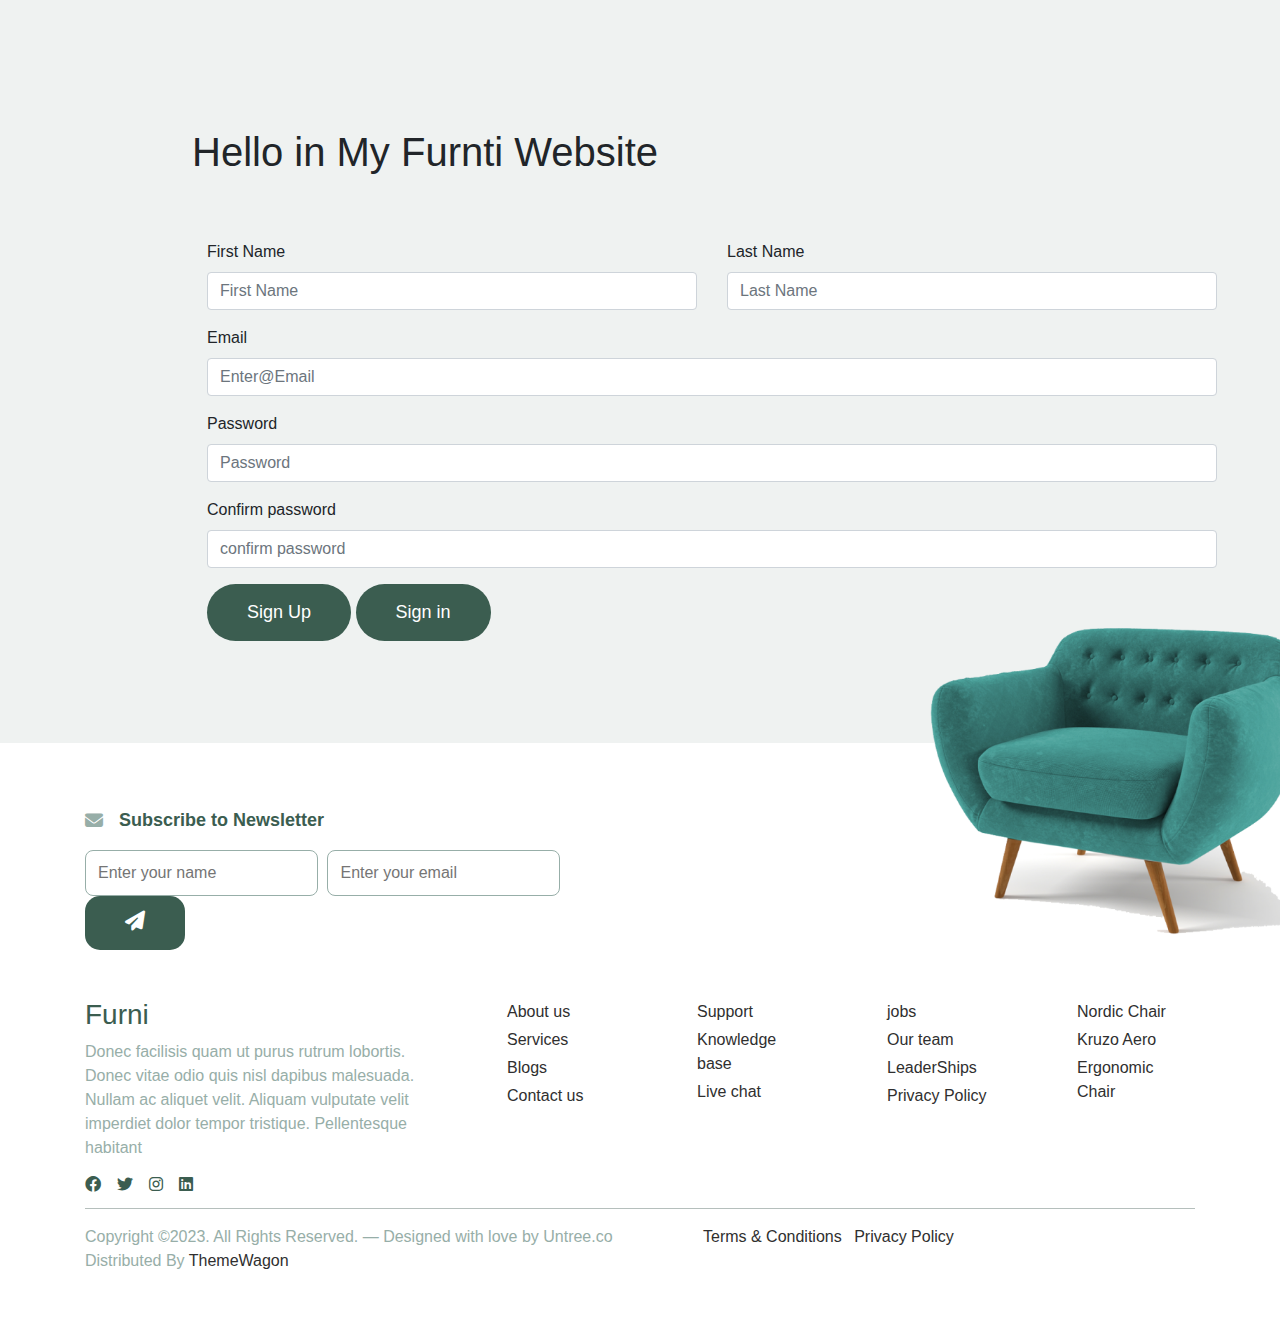
<file: index.html>
<!DOCTYPE html>

<!DOCTYPE html>
<html lang="en">
<head>
    <meta charset="UTF-8">
    <meta name="viewport" content="width=device-width, initial-scale=1.0">
    <title>furni</title>  
    <!-- bootstrap -->
    <link rel="stylesheet" href="css/bootstrap.min.css">
    <!-- Or -->
    <link rel="stylesheet" href="https://cdn.jsdelivr.net/npm/bootstrap@4.6.2/dist/css/bootstrap.min.css" integrity="sha384-xOolHFLEh07PJGoPkLv1IbcEPTNtaed2xpHsD9ESMhqIYd0nLMwNLD69Npy4HI+N" crossorigin="anonymous">
    <!-- fontAseam -->
    <link rel="stylesheet" href="css/all.min.css">
    <!-- css file -->
    <link rel="stylesheet" href="css/style.css">
</head>
<body>
    
    
    <div class="ifno pr-5">
        <div class="container">
            <div class="row">
              <h1 class=" text-center">Hello in My Furnti Website</h1>
                <div class="col-md-12 mt-5">
                  <h1 id="error"></h1>
                </div>
                <div class="col-md-6 ">
                    <div class="form-group">
                        <label for="fname">First Name</label>
                        <input type="text" name="fname" id="frname" placeholder="First Name" class="form-control">
                    </div>
                </div>
                <div class="col-md-6">
                    <div class="form-group">
                        <label for="lname">Last Name</label>
                        <input type="text" name="lname" id="laname" placeholder="Last Name" class="form-control">
                    </div>
                </div>
                <div class="col-md-12">
                    <div class="form-group">
                        <label for="email">Email</label>
                        <input type="email" name="email" id="emil" placeholder="Enter@Email" class="form-control">
                    </div>
                </div>
                <div class="col-md-12">
                    <div class="form-group">
                        <label for="Password">Password</label>
                        <input type="password" name="pasw" id="password" placeholder="Password" class="form-control">
                    </div>
                </div>
                <div class="col-md-12">
                    <div class="form-group">
                        <label for="confirm">Confirm password</label>
                        <input type="password" name="pasw" id="confirm" placeholder="confirm password" class="form-control">
                    </div>
                </div>
                <div class="col-md-6">
                  <button type="submit" id="valid">Sign Up</button>
                  <button type="submit" id="log">Sign in</button>
                </div>
                <!-- <div class="col-md-6">
                  <button type="submit" id="log">Login</button>
                </div> -->
            </div>
        </div>
    </div>
    <!-- end info -->
    <!-- start persons -->
    <!-- <div class="person">
      <div class="container">
        <div class="row">
          <div class="col-md-12">
            <h1>Testimonials</h1>
            <div id="carouselExampleControls" class="carousel slide" data-ride="carousel">
              <div class="carousel-inner">
                <div class="carousel-item active">
                  <p class="cont">“Donec facilisis quam ut purus rutrum lobortis. Donec vitae odio quis nisl dapibus malesuada. Nullam ac aliquet velit. Aliquam vulputate velit imperdiet dolor tempor tristique. Pellentesque habitant morbi tristique senectus et netus et malesuada fames ac turpis egestas. Integer convallis volutpat dui quis scelerisque.”</p>
                  <div class="per text-center">
                    <img src="images/person-1.jpg" class="mt-3" alt="...">
                    <p class="name">Lamia fekry</p>
                    <p class="cv">student,FrontEnd dev.</p>
                  </div>
                </div>
                <div class="carousel-item">
                  <p class="cont">“Donec facilisis quam ut purus rutrum lobortis. Donec vitae odio quis nisl dapibus malesuada. Nullam ac aliquet velit. Aliquam vulputate velit imperdiet dolor tempor tristique. Pellentesque habitant morbi tristique senectus et netus et malesuada fames ac turpis egestas. Integer convallis volutpat dui quis scelerisque.”</p>
                  <div class="per text-center">
                    <img src="images/person-1.jpg" class="mt-3" alt="...">
                    <p class="name">Lamia fekry</p>
                    <p class="cv">student,FrontEnd dev.</p>
                  </div>
                </div>
                <div class="carousel-item">
                  <p class="cont">“Donec facilisis quam ut purus rutrum lobortis. Donec vitae odio quis nisl dapibus malesuada. Nullam ac aliquet velit. Aliquam vulputate velit imperdiet dolor tempor tristique. Pellentesque habitant morbi tristique senectus et netus et malesuada fames ac turpis egestas. Integer convallis volutpat dui quis scelerisque.”</p>
                  <div class="per text-center">
                    <img src="images/person-1.jpg" class="mt-3" alt="...">
                    <p class="name">The 4</p>
                    <p class="cv">student,FrontEnd dev.</p>
                  </div>
                </div>
              </div>
             <button class="carousel-control-prev" type="button" data-target="#carouselExampleControls" data-slide="prev">
                <span class="carousel-control-prev-icon " aria-hidden="true"></span>
                <span class="sr-only">Previous</span>
              </button>
              <button class="carousel-control-next" type="button" data-target="#carouselExampleControls" data-slide="next">
                <span class="carousel-control-next-icon" aria-hidden="true"></span>
                <span class="sr-only bg-dark">Next</span>
              </button>
            </div>
          </div>
        </div>
      </div>
    </div> -->
    <!-- end persons -->
    <!-- start footer -->
    <div class="footer">
      <div class="container">
        <div class="row">
          <div class="col-md-6">
           <div class="email d-flex ">
            <i class="fa-solid fa-envelope mr-3 mt-1"></i>
            <p>Subscribe to Newsletter</p>
           </div>
           <form action="#">
            <input type="text" placeholder="Enter your name" name="name">
            <input type="email" name="email" id="" placeholder="Enter your email">
            <button type="submit"><i class="fa-solid fa-paper-plane"></i></button>
           </form>
          </div>
          <div class="col-md-6">
            <img src="images/sofa.png" alt="" width="400px">
          </div>
          <div class="col-md-4 mt-5 foot">
            <h3>Furni</h3>
            <p>Donec facilisis quam ut purus rutrum lobortis. Donec vitae odio quis nisl dapibus malesuada. Nullam ac aliquet velit. Aliquam vulputate velit imperdiet dolor tempor tristique. Pellentesque habitant</p>
            <div class="icon d-flex">
              <i class="fa-brands fa-facebook mr-3 "></i>
              <i class="fa-brands fa-twitter mr-3"></i>
              <i class="fa-brands fa-instagram mr-3"></i>
              <i class="fa-brands fa-linkedin mr-3"></i>
            </div>
          </div>
          <div class="col-md-2 mt-5">
            <ul>
              <li><a href="#">About us</a></li>
              <li><a href="#">Services</a></li>
              <li><a href="#">Blogs</a></li>
              <li><a href="#">Contact us</a></li>
            </ul>
          </div>
          <div class="col-md-2 mt-5">
            <ul>
              <li><a href="#">Support</a></li>
              <li><a href="#">Knowledge base</a></li>
              <li><a href="#">Live chat</a></li>
            </ul>
          </div>
          <div class="col-md-2 mt-5">
            <ul>
              <li><a href="#">jobs</a></li>
              <li><a href="#">Our team</a></li>
              <li><a href="#">LeaderShips</a></li>
              <li><a href="#">Privacy Policy</a></li>
            </ul>
          </div>
          <div class="col-md-2 mt-5">
            <ul>
              <li><a href="#">Nordic Chair</a></li>
              <li><a href="#">Kruzo Aero</a></li>
              <li><a href="#">Ergonomic Chair</a></li>
            </ul>
          </div>
          
        </div>
        <hr>
        <div class="row">
          <div class="col-md-6">
            <p>Copyright ©2023. All Rights Reserved. — Designed with love by Untree.co Distributed By <span>ThemeWagon</span></p>
          </div>
          <div class="col-md-6 ">
            <a href="#" class="ml-5">Terms & Conditions</a>
            <a href="#" class="ml-2">Privacy Policy</a>
          </div>
        </div>
      </div>
    </div>
    <!-- end footer -->
    
     <!-- bootstrap js -->
     <script src="https://cdn.jsdelivr.net/npm/jquery@3.5.1/dist/jquery.slim.min.js" integrity="sha384-DfXdz2htPH0lsSSs5nCTpuj/zy4C+OGpamoFVy38MVBnE+IbbVYUew+OrCXaRkfj" crossorigin="anonymous"></script>
     <script src="https://cdn.jsdelivr.net/npm/popper.js@1.16.1/dist/umd/popper.min.js" integrity="sha384-9/reFTGAW83EW2RDu2S0VKaIzap3H66lZH81PoYlFhbGU+6BZp6G7niu735Sk7lN" crossorigin="anonymous"></script>
     <script src="https://cdn.jsdelivr.net/npm/bootstrap@4.6.2/dist/js/bootstrap.min.js" integrity="sha384-+sLIOodYLS7CIrQpBjl+C7nPvqq+FbNUBDunl/OZv93DB7Ln/533i8e/mZXLi/P+" crossorigin="anonymous"></script>
     <!-- js -->
     <script src="js/register.js"></script>
     <!-- <script src="js/main.js"></script> -->
</body>
</html>
</file>
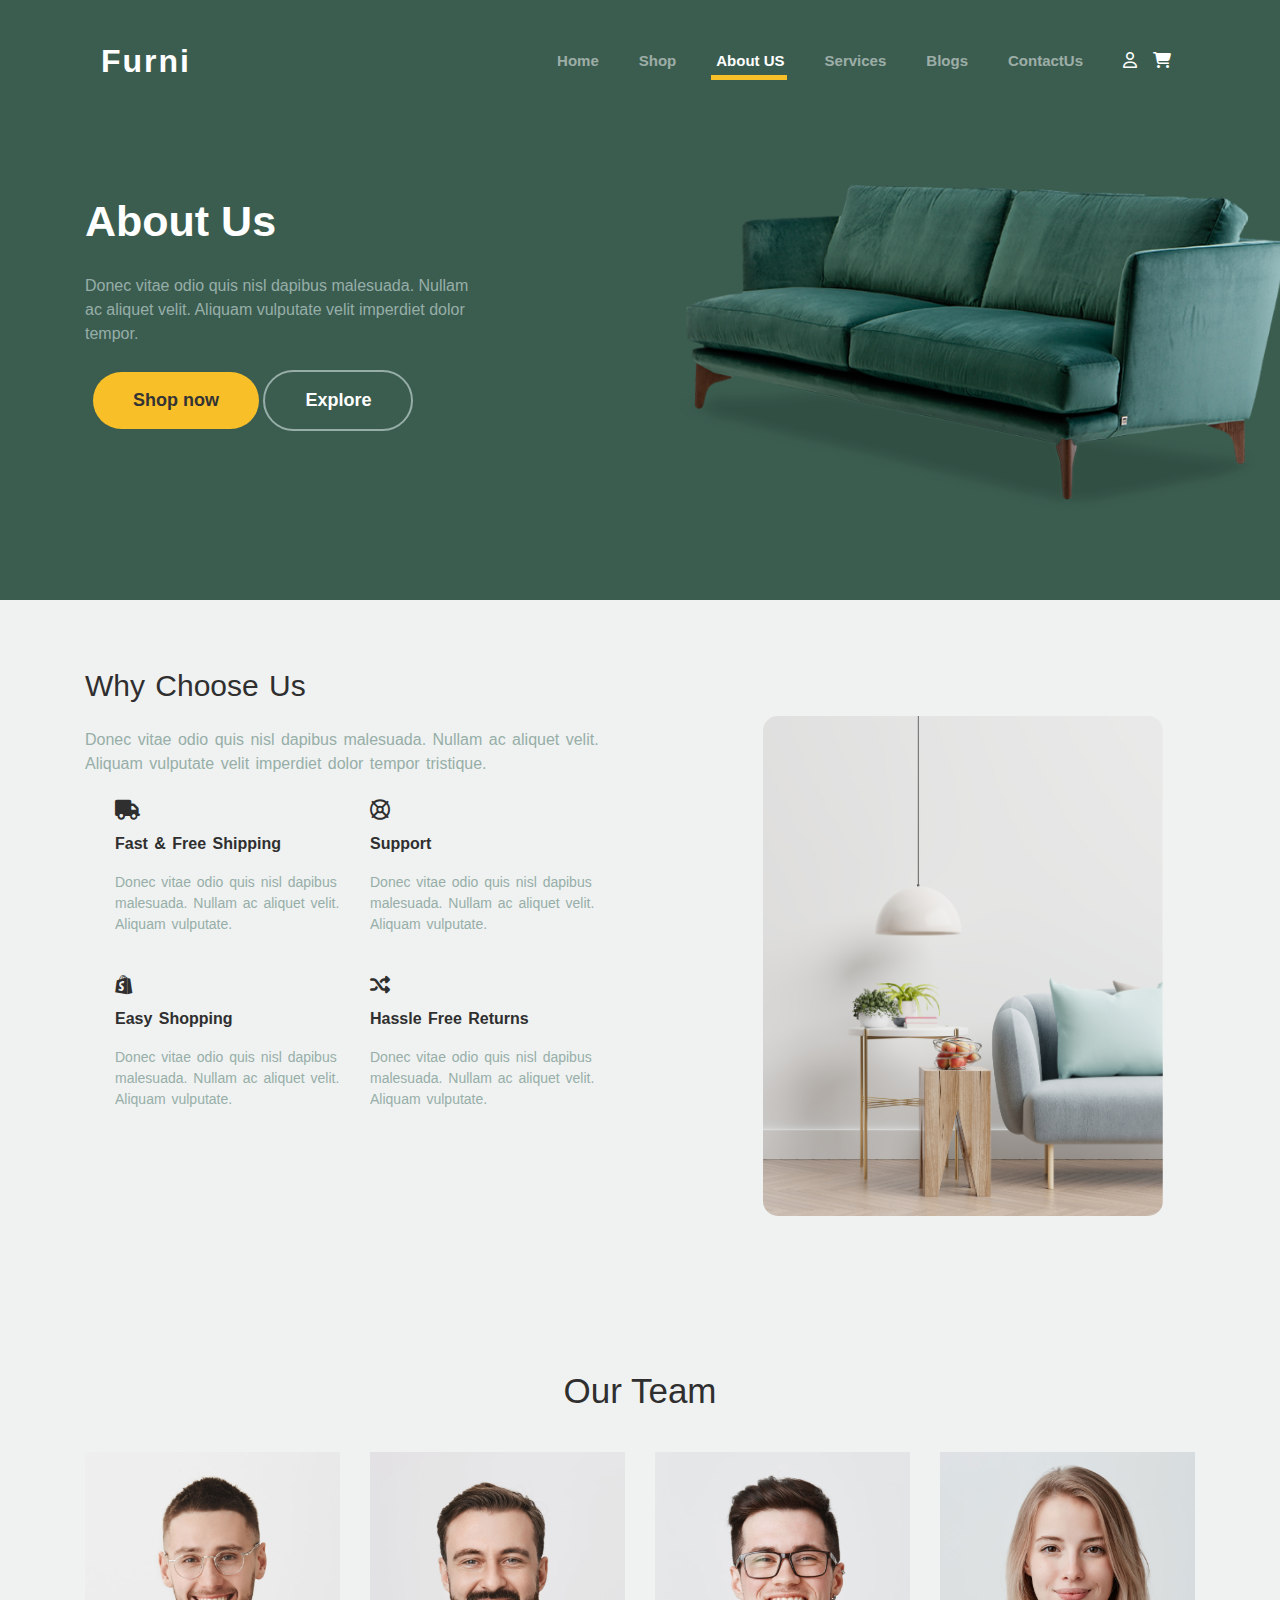
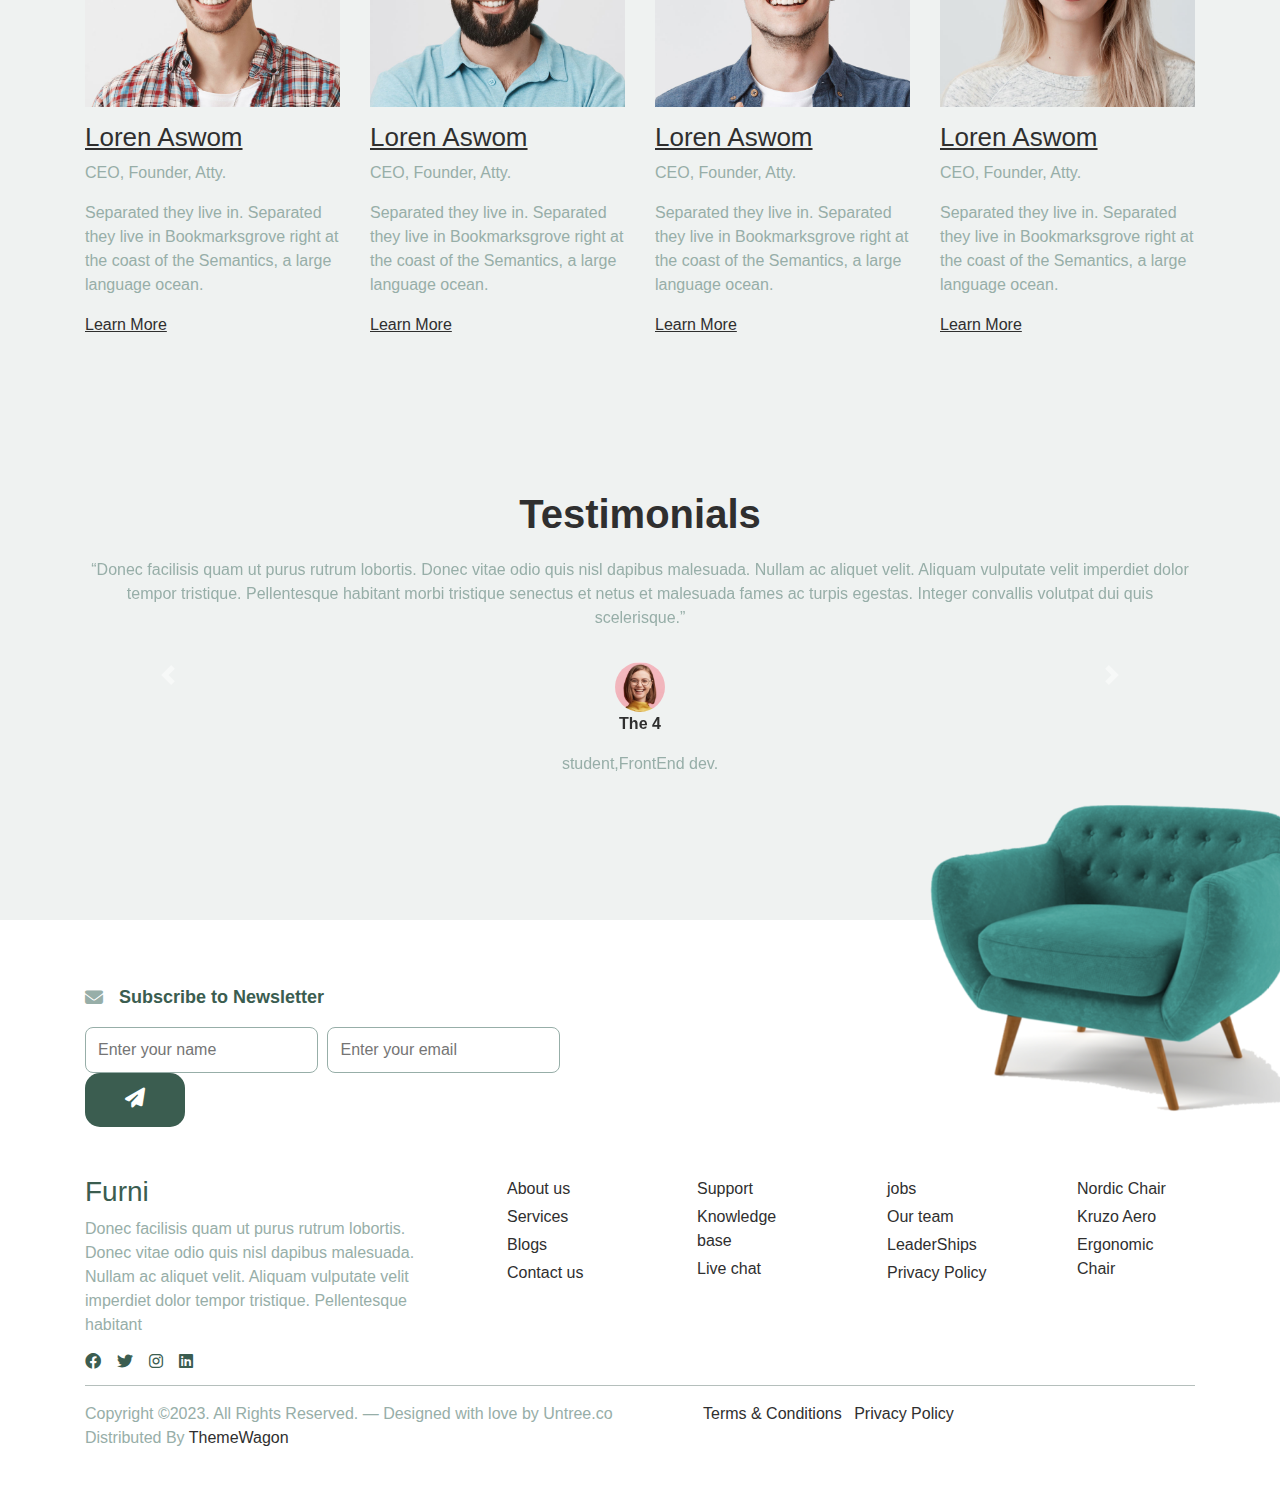
<file: aboutUs.html>
<!DOCTYPE html>
<html lang="en">
<head>
    <meta charset="UTF-8">
    <meta name="viewport" content="width=device-width, initial-scale=1.0">
    <title>furni</title>
     <!-- font family -->
    
    <!-- bootstrap -->
    <link rel="stylesheet" href="css/bootstrap.min.css">
    <!-- Or -->
    <link rel="stylesheet" href="https://cdn.jsdelivr.net/npm/bootstrap@4.6.2/dist/css/bootstrap.min.css" integrity="sha384-xOolHFLEh07PJGoPkLv1IbcEPTNtaed2xpHsD9ESMhqIYd0nLMwNLD69Npy4HI+N" crossorigin="anonymous">
    <!-- fontAseam -->
    <link rel="stylesheet" href="css/all.min.css">
    <!-- css file -->
    <link rel="stylesheet" href="css/style.css">
</head>
<body>
    <!-- start header -->
    <div class="header">
        <div class="container">
            <div class="row">
                <!-- navbar -->
                <div class="col-md-12 mt-4">
                    <nav class="navbar navbar-expand-lg navbar-dark">
                        <a class="navbar-brand logo" href="index.html">Furni</a>
                        <button class="navbar-toggler" type="button" data-toggle="collapse" data-target="#navbarSupportedContent" aria-controls="navbarSupportedContent" aria-expanded="false" aria-label="Toggle navigation">
                          <span class="navbar-toggler-icon"></span>
                        </button>
                      
                        <div class="collapse navbar-collapse" id="navbarSupportedContent">
                          <ul class="navbar-nav ml-auto item">
                            <li class="nav-item  mr-4">
                              <a class="nav-link" href="home.html">Home</a>
                            </li>
                            <li class="nav-item mr-4">
                              <a class="nav-link" href="shop.html">Shop</a>
                            </li>
                            <li class="nav-item active mr-4">
                                <a class="nav-link" href="aboutUs.html">About US  <span class="sr-only">(current)</span></a>
                            </li>
                            <li class="nav-item mr-4">
                                <a class="nav-link" href="Services.html">Services</a>
                            </li>
                            <li class="nav-item mr-4">
                                <a class="nav-link" href="#">Blogs</a>
                            </li>
                            <li class="nav-item mr-4">
                                <a class="nav-link" href="contact.html">ContactUs</a>
                            </li> 
                            <!-- <li class="nav-item ">
                              <a class="nav-link" href="register.html">Resister</a>
                            </li> -->
                          </ul>
                          <ul class="navbar-nav ">
                            
                            <li class="nav-item  active">
                              <a class="nav-link" href="login.html" id="user" title="Logout" ><i class="fa-regular fa-user"></i></a>
                            </li>
                            <li class="nav-item active">
                              <a class="nav-link" href="#">
                                <i class="fa-solid fa-cart-shopping shopping">
                                  <sup></sup>
                                </i>
                              </a>
                            </li>
                            <div class="box">
                                <div></div>
                                <a href="card.html">
                                  <button>See Products</button>
                                </a>
                            </div>
                          </ul>
                        </div>
                      </nav>
                </div>
                <!-- end navbar -->
                <!-- start header left -->
                <div class="col-md-6 mt-5">
                  <h1 class="mt-5">About Us</h1>
                  <p class="mt-4">Donec vitae odio quis nisl dapibus malesuada. Nullam ac aliquet velit. Aliquam vulputate velit imperdiet dolor tempor.</p>
                  <div class="butto mt-4">
                    <button class="shop-now ml-2"><a href="contact.html">Shop now</a></button>
                    <button class="explore"><a href="shop.html">Explore</a></button>
                  </div>
                </div>
                <!-- end header left -->
                <!-- start header right -->
                <div class="col-md-6">
                  <img src="images/couch.png" alt="" width="650px">
                </div>
                <!-- end header right -->
            </div>
        </div>
    </div>
    <!-- end header -->
    <!-- start servic -->
    <div class="servic">
      <div class="container">
        <div class="row">
          <!-- left -->
          <div class="col-md-6 mt-5 ">
            <h3 >Why Choose Us</h3>
            <p class="mt-4">Donec vitae odio quis nisl dapibus malesuada. Nullam ac aliquet velit. Aliquam vulputate velit imperdiet dolor tempor tristique.</p>
            
          <div class="col-md-12 d-flex mt-4">
            <div class="col-md-6">
              <i class="fa-solid fa-truck"></i>
              <p class="title mt-2">Fast & Free Shipping</p>
              <p class="exp">Donec vitae odio quis nisl dapibus malesuada. Nullam ac aliquet velit. Aliquam vulputate.</p>
            </div>
            <div class="col-md-6">
              <i class="fa-regular fa-life-ring"></i>
              <p class="title mt-2">Support</p>
              <p class="exp">Donec vitae odio quis nisl dapibus malesuada. Nullam ac aliquet velit. Aliquam vulputate.</p>
            </div>
          </div>
          <div class="col-md-12 d-flex mt-4">
            <div class="col-md-6">
              <i class="fa-brands fa-shopify"></i>
              <p class="title mt-2">Easy Shopping</p>
              <p class="exp">Donec vitae odio quis nisl dapibus malesuada. Nullam ac aliquet velit. Aliquam vulputate.</p>
            </div>
            <div class="col-md-6">
              <i class="fa-solid fa-shuffle"></i>
              <p class="title mt-2">Hassle Free Returns</p>
              <p class="exp">Donec vitae odio quis nisl dapibus malesuada. Nullam ac aliquet velit. Aliquam vulputate.</p>
            </div>
          </div>

         </div>
         <!-- right -->
         <div class="col-md-6 mt-5">
          <img src="images/why-choose-us-img.jpg" alt="" width="400px" height="500px" class="mt-5">
         </div>
        </div>
      </div>
    </div>
    <!-- end servic -->
      <!-- start team -->
      <div class="team">
        <div class="container">
          <div class="row">
            <div class="col-md-12">
              <h3>Our Team</h3>
            </div>
            <div class="col-md-3">
              <img src="images/person_1.jpg" alt="">
              <h4>Loren Aswom</h4>
              <p>CEO, Founder, Atty.</p>
              <p>Separated they live in. Separated they live in Bookmarksgrove right at the coast of the Semantics, a large language ocean.</p>
              <a href="#">Learn More</a>
            </div>
            <div class="col-md-3">
              <img src="images/person_2.jpg" alt="">
              <h4>Loren Aswom</h4>
              <p>CEO, Founder, Atty.</p>
              <p>Separated they live in. Separated they live in Bookmarksgrove right at the coast of the Semantics, a large language ocean.</p>
              <a href="#">Learn More</a>
            </div>
            <div class="col-md-3">
              <img src="images/person_3.jpg" alt="">
              <h4>Loren Aswom</h4>
              <p>CEO, Founder, Atty.</p>
              <p>Separated they live in. Separated they live in Bookmarksgrove right at the coast of the Semantics, a large language ocean.</p>
              <a href="#">Learn More</a>
            </div>
            <div class="col-md-3">
              <img src="images/person_4.jpg" alt="">
              <h4>Loren Aswom</h4>
              <p>CEO, Founder, Atty.</p>
              <p>Separated they live in. Separated they live in Bookmarksgrove right at the coast of the Semantics, a large language ocean.</p>
              <a href="#">Learn More</a>
            </div>
          </div>
        </div>
      </div>
      <!-- end team -->
      <!-- start persons -->
    <div class="person">
      <div class="container">
        <div class="row">
          <div class="col-md-12">
            <h1>Testimonials</h1>
            <div id="carouselExampleControls" class="carousel slide" data-ride="carousel">
              <div class="carousel-inner">
                <div class="carousel-item active">
                  <p class="cont">“Donec facilisis quam ut purus rutrum lobortis. Donec vitae odio quis nisl dapibus malesuada. Nullam ac aliquet velit. Aliquam vulputate velit imperdiet dolor tempor tristique. Pellentesque habitant morbi tristique senectus et netus et malesuada fames ac turpis egestas. Integer convallis volutpat dui quis scelerisque.”</p>
                  <div class="per text-center">
                    <img src="images/person-1.jpg" class="mt-3" alt="...">
                    <p class="name">The 4</p>
                    <p class="cv">student,FrontEnd dev.</p>
                  </div>
                </div>
                <div class="carousel-item">
                  <p class="cont">“Donec facilisis quam ut purus rutrum lobortis. Donec vitae odio quis nisl dapibus malesuada. Nullam ac aliquet velit. Aliquam vulputate velit imperdiet dolor tempor tristique. Pellentesque habitant morbi tristique senectus et netus et malesuada fames ac turpis egestas. Integer convallis volutpat dui quis scelerisque.”</p>
                  <div class="per text-center">
                    <img src="images/person-1.jpg" class="mt-3" alt="...">
                    <p class="name">Lamia fekry</p>
                    <p class="cv">student,FrontEnd dev.</p>
                  </div>
                </div>
                <div class="carousel-item">
                  <p class="cont">“Donec facilisis quam ut purus rutrum lobortis. Donec vitae odio quis nisl dapibus malesuada. Nullam ac aliquet velit. Aliquam vulputate velit imperdiet dolor tempor tristique. Pellentesque habitant morbi tristique senectus et netus et malesuada fames ac turpis egestas. Integer convallis volutpat dui quis scelerisque.”</p>
                  <div class="per text-center">
                    <img src="images/person-1.jpg" class="mt-3" alt="...">
                    <p class="name">The 4</p>
                    <p class="cv">student,FrontEnd dev.</p>
                  </div>
                </div>
              </div>
             <button class="carousel-control-prev" type="button" data-target="#carouselExampleControls" data-slide="prev">
                <span class="carousel-control-prev-icon " aria-hidden="true"></span>
                <span class="sr-only">Previous</span>
              </button>
              <button class="carousel-control-next" type="button" data-target="#carouselExampleControls" data-slide="next">
                <span class="carousel-control-next-icon" aria-hidden="true"></span>
                <span class="sr-only bg-dark">Next</span>
              </button>
            </div>
          </div>
        </div>
      </div>
    </div>
    <!-- end persons -->
    <!-- start footer -->
    <div class="footer">
      <div class="container">
        <div class="row">
          <div class="col-md-6">
           <div class="email d-flex ">
            <i class="fa-solid fa-envelope mr-3 mt-1"></i>
            <p>Subscribe to Newsletter</p>
           </div>
           <form action="#">
            <input type="text" placeholder="Enter your name" name="name">
            <input type="email" name="email" id="" placeholder="Enter your email">
            <button type="submit"><i class="fa-solid fa-paper-plane"></i></button>
           </form>
          </div>
          <div class="col-md-6">
            <img src="images/sofa.png" alt="" width="400px">
          </div>
          <div class="col-md-4 mt-5 foot">
            <h3>Furni</h3>
            <p>Donec facilisis quam ut purus rutrum lobortis. Donec vitae odio quis nisl dapibus malesuada. Nullam ac aliquet velit. Aliquam vulputate velit imperdiet dolor tempor tristique. Pellentesque habitant</p>
            <div class="icon d-flex">
              <i class="fa-brands fa-facebook mr-3 "></i>
              <i class="fa-brands fa-twitter mr-3"></i>
              <i class="fa-brands fa-instagram mr-3"></i>
              <i class="fa-brands fa-linkedin mr-3"></i>
            </div>
          </div>
          <div class="col-md-2 mt-5">
            <ul>
              <li><a href="#">About us</a></li>
              <li><a href="#">Services</a></li>
              <li><a href="#">Blogs</a></li>
              <li><a href="#">Contact us</a></li>
            </ul>
          </div>
          <div class="col-md-2 mt-5">
            <ul>
              <li><a href="#">Support</a></li>
              <li><a href="#">Knowledge base</a></li>
              <li><a href="#">Live chat</a></li>
            </ul>
          </div>
          <div class="col-md-2 mt-5">
            <ul>
              <li><a href="#">jobs</a></li>
              <li><a href="#">Our team</a></li>
              <li><a href="#">LeaderShips</a></li>
              <li><a href="#">Privacy Policy</a></li>
            </ul>
          </div>
          <div class="col-md-2 mt-5">
            <ul>
              <li><a href="#">Nordic Chair</a></li>
              <li><a href="#">Kruzo Aero</a></li>
              <li><a href="#">Ergonomic Chair</a></li>
            </ul>
          </div>
          
        </div>
        <hr>
        <div class="row">
          <div class="col-md-6">
            <p>Copyright ©2023. All Rights Reserved. — Designed with love by Untree.co Distributed By <span>ThemeWagon</span></p>
          </div>
          <div class="col-md-6 ">
            <a href="#" class="ml-5">Terms & Conditions</a>
            <a href="#" class="ml-2">Privacy Policy</a>
          </div>
        </div>
      </div>
    </div>
    <!-- end footer -->
    <!-- bootstrap js -->
    <script src="https://cdn.jsdelivr.net/npm/jquery@3.5.1/dist/jquery.slim.min.js" integrity="sha384-DfXdz2htPH0lsSSs5nCTpuj/zy4C+OGpamoFVy38MVBnE+IbbVYUew+OrCXaRkfj" crossorigin="anonymous"></script>
    <script src="https://cdn.jsdelivr.net/npm/popper.js@1.16.1/dist/umd/popper.min.js" integrity="sha384-9/reFTGAW83EW2RDu2S0VKaIzap3H66lZH81PoYlFhbGU+6BZp6G7niu735Sk7lN" crossorigin="anonymous"></script>
    <script src="https://cdn.jsdelivr.net/npm/bootstrap@4.6.2/dist/js/bootstrap.min.js" integrity="sha384-+sLIOodYLS7CIrQpBjl+C7nPvqq+FbNUBDunl/OZv93DB7Ln/533i8e/mZXLi/P+" crossorigin="anonymous"></script>
    <!-- js -->
    <!-- <script src="js/main.js"></script> -->
    
</body>
</html>
</file>
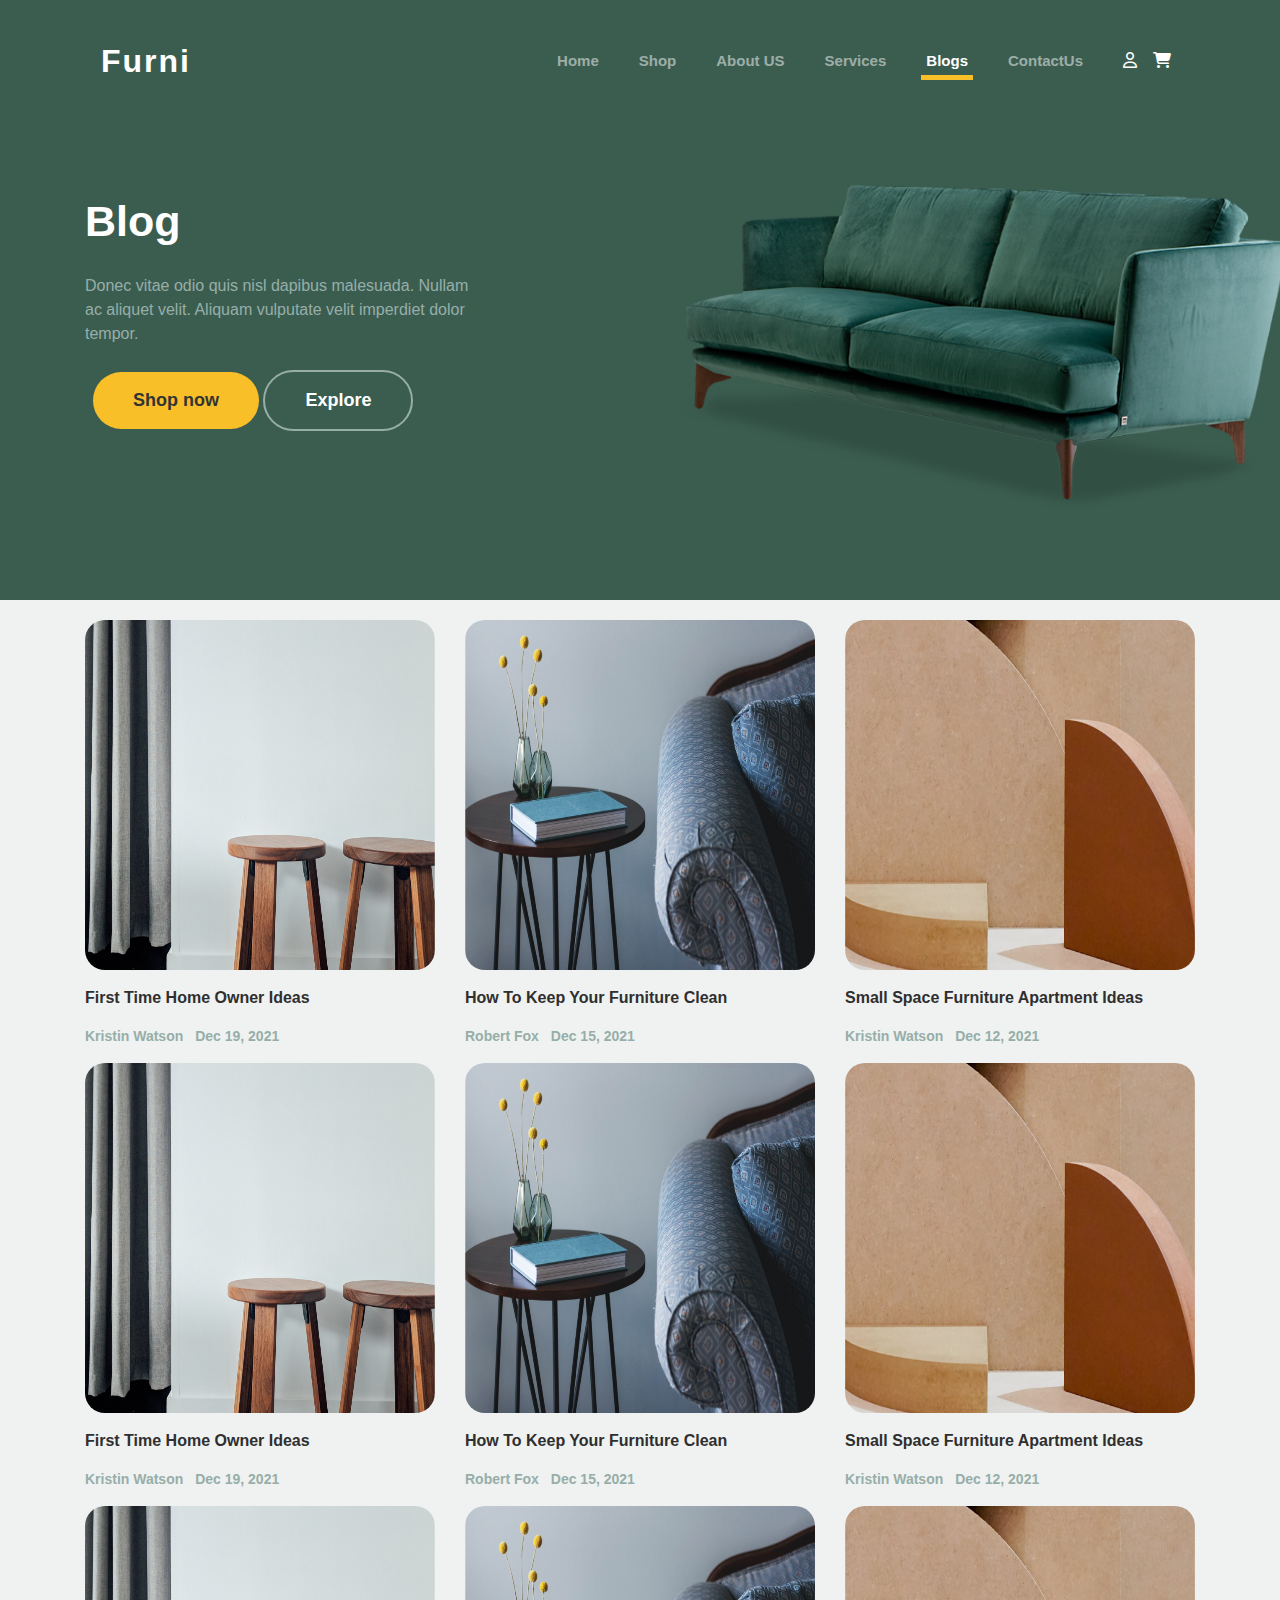
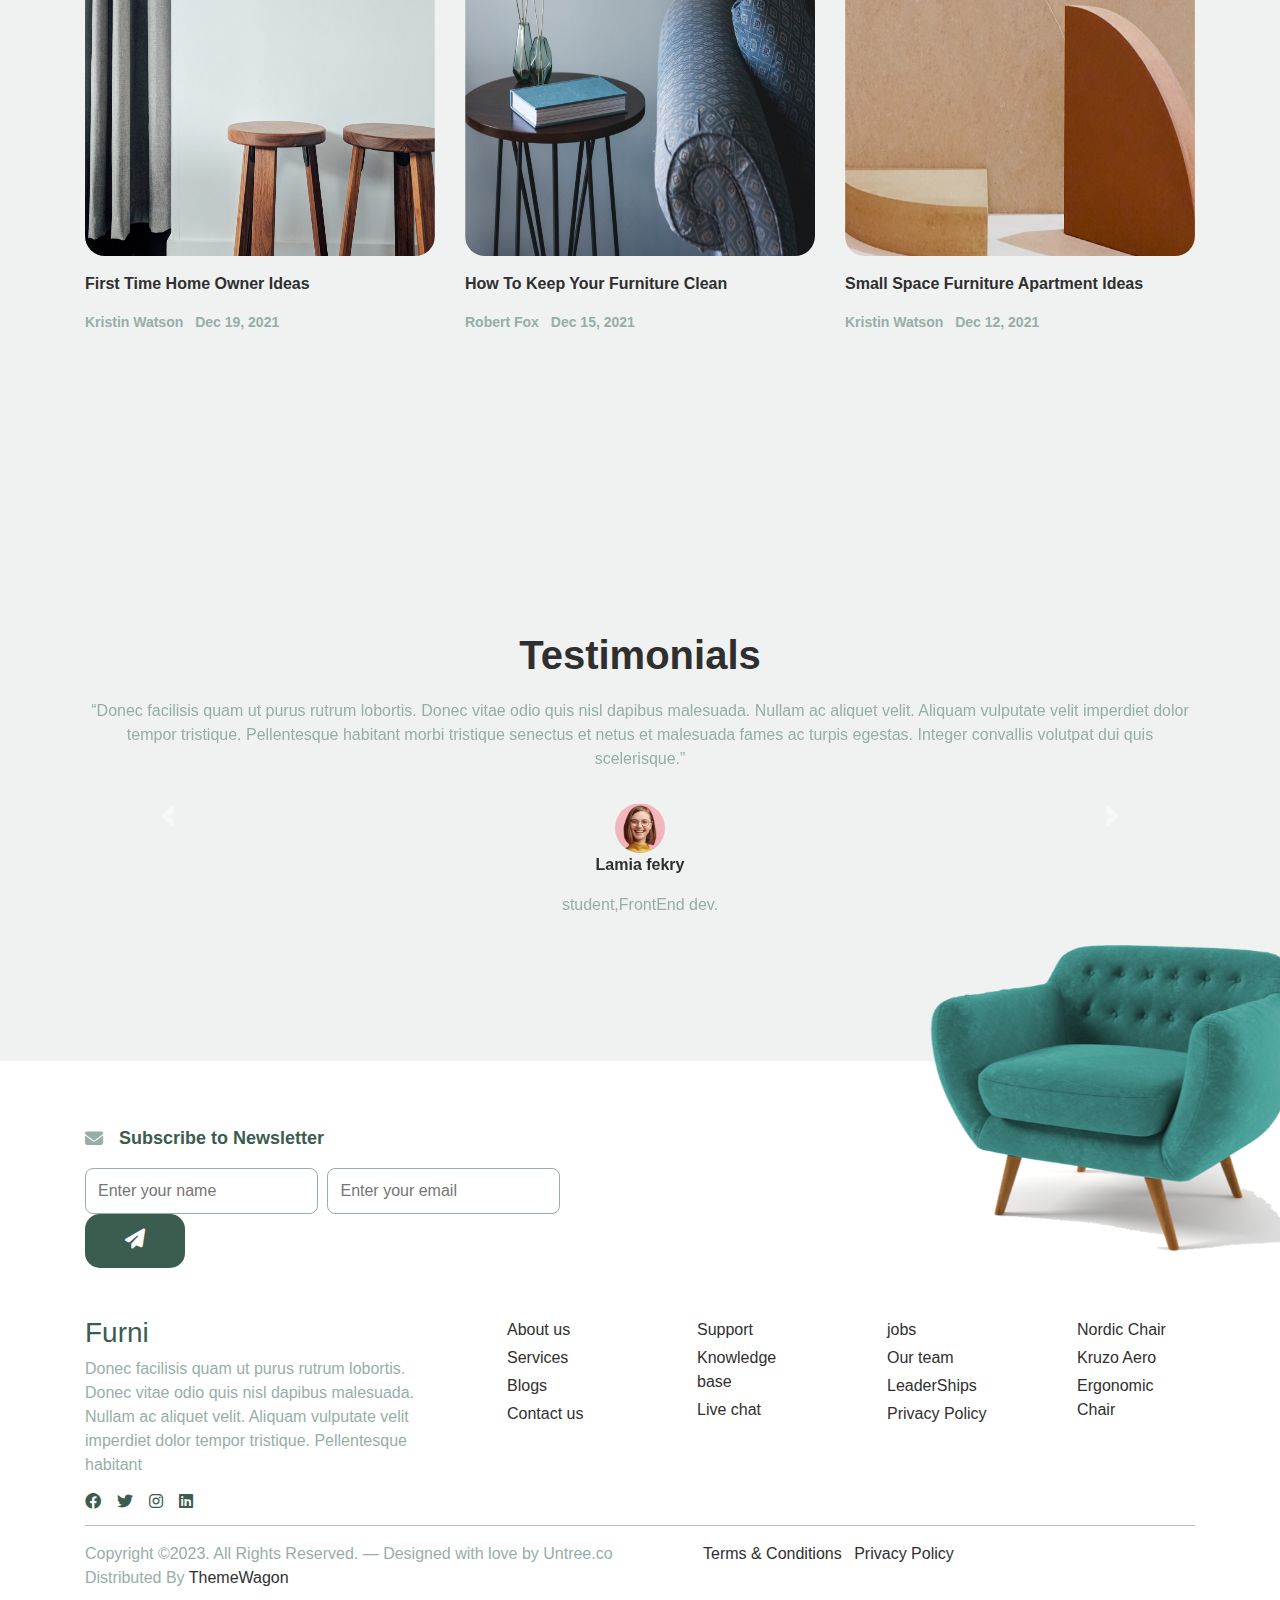
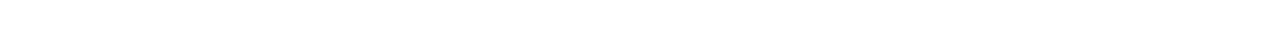
<file: blog.html>
<!DOCTYPE html>
<html lang="en">
<head>
    <meta charset="UTF-8">
    <meta name="viewport" content="width=device-width, initial-scale=1.0">
    <title>furni</title>
     <!-- font family -->
    
    <!-- bootstrap -->
    <link rel="stylesheet" href="css/bootstrap.min.css">
    <!-- Or -->
    <link rel="stylesheet" href="https://cdn.jsdelivr.net/npm/bootstrap@4.6.2/dist/css/bootstrap.min.css" integrity="sha384-xOolHFLEh07PJGoPkLv1IbcEPTNtaed2xpHsD9ESMhqIYd0nLMwNLD69Npy4HI+N" crossorigin="anonymous">
    <!-- fontAseam -->
    <link rel="stylesheet" href="css/all.min.css">
    <!-- css file -->
    <link rel="stylesheet" href="css/style.css">
</head>
<body>
     <!-- start header -->
     <div class="header">
        <div class="container">
            <div class="row">
                <!-- navbar -->
                <div class="col-md-12 mt-4">
                    <nav class="navbar navbar-expand-lg navbar-dark">
                        <a class="navbar-brand logo" href="index.html">Furni</a>
                        <button class="navbar-toggler" type="button" data-toggle="collapse" data-target="#navbarSupportedContent" aria-controls="navbarSupportedContent" aria-expanded="false" aria-label="Toggle navigation">
                          <span class="navbar-toggler-icon"></span>
                        </button>
                      
                        <div class="collapse navbar-collapse" id="navbarSupportedContent">
                          <ul class="navbar-nav ml-auto item">
                            <li class="nav-item  mr-4">
                              <a class="nav-link" href="home.html">Home</a>
                            </li>
                            <li class="nav-item mr-4">
                              <a class="nav-link" href="shop.html">Shop <span class="sr-only">(current)</span></a>
                            </li>
                            <li class="nav-item mr-4">
                                <a class="nav-link" href="aboutUs.html">About US<span class="sr-only">(current)</span></a>
                            </li>
                            <li class="nav-item  mr-4">
                                <a class="nav-link" href="Services.html">Services</a>
                            </li>
                            <li class="nav-item mr-4 active">
                                <a class="nav-link" href="blog.html">Blogs</a>
                            </li>
                            <li class="nav-item mr-4">
                                <a class="nav-link" href="contact.html">ContactUs</a>
                            </li> 
                            <!-- <li class="nav-item">
                              <a class="nav-link" href="register.html">Resister</a>
                            </li> -->
                          </ul>
                          <ul class="navbar-nav ">
                            
                            <li class="nav-item  active">
                              <a class="nav-link" href="login.html" id="user"  title="Logout"><i class="fa-regular fa-user"></i></a>
                            </li>
                            <li class="nav-item active">
                              <a class="nav-link" href="#">
                                <i class="fa-solid fa-cart-shopping shopping">
                                  <sup></sup>
                                </i>
                              </a>
                            </li>
                            <div class="box">
                              <div></div>
                                <a href="card.html">
                                  <button>See Products</button>
                                </a>
                            </div>
                          </ul>
                        </div>
                      </nav>
                </div>
                <!-- end navbar -->
                <!-- start header left -->
                <div class="col-md-6 mt-5">
                  <h1 class="mt-5">Blog</h1>
                  <p class="mt-4">Donec vitae odio quis nisl dapibus malesuada. Nullam ac aliquet velit. Aliquam vulputate velit imperdiet dolor tempor.</p>
                  <div class="butto mt-4">
                    <button class="shop-now ml-2"><a href="contact.html">Shop now</a></button>
                    <button class="explore"><a href="shop.html">Explore</a></button>
                  </div>
                </div>
                <!-- end header left -->
                <!-- start header right -->
                <div class="col-md-6">
                  <img src="images/couch.png" alt="" width="650px">
                </div>
                <!-- end header right -->
            </div>
        </div>
    </div>
    <!-- end header -->
    <!-- start blogs -->
    <div class="blogs">
        <div class="container">
          <div class="row">
            <div class="col-md-4">
              <img src="images/post-1.jpg" alt="" width="350px" height="350px" class="mb-3">
              <p>First Time Home Owner Ideas</p>
              <p class="name"> Kristin Watson  <span class="ml-2"> Dec 19, 2021</span></p>
            </div>
            <div class="col-md-4">
              <img src="images/post-2.jpg" alt="" width="350px" height="350px" class="mb-3">
              <p>How To Keep Your Furniture Clean</p>
              <p class="name">Robert Fox <span class="ml-2"> Dec 15, 2021</span></p>
            </div>
            <div class="col-md-4">
              <img src="images/post-3.jpg" alt="" width="350px" height="350px" class="mb-3">
              <p>Small Space Furniture Apartment Ideas</p>
              <p class="name">Kristin Watson  <span class="ml-2"> Dec 12, 2021</span></p>
            </div>
            <div class="col-md-4">
                <img src="images/post-1.jpg" alt="" width="350px" height="350px" class="mb-3">
                <p>First Time Home Owner Ideas</p>
                <p class="name"> Kristin Watson  <span class="ml-2"> Dec 19, 2021</span></p>
              </div>
              <div class="col-md-4">
                <img src="images/post-2.jpg" alt="" width="350px" height="350px" class="mb-3">
                <p>How To Keep Your Furniture Clean</p>
                <p class="name">Robert Fox <span class="ml-2"> Dec 15, 2021</span></p>
              </div>
              <div class="col-md-4">
                <img src="images/post-3.jpg" alt="" width="350px" height="350px" class="mb-3">
                <p>Small Space Furniture Apartment Ideas</p>
                <p class="name">Kristin Watson  <span class="ml-2"> Dec 12, 2021</span></p>
              </div>
              <div class="col-md-4">
                <img src="images/post-1.jpg" alt="" width="350px" height="350px" class="mb-3">
                <p>First Time Home Owner Ideas</p>
                <p class="name"> Kristin Watson  <span class="ml-2"> Dec 19, 2021</span></p>
              </div>
              <div class="col-md-4">
                <img src="images/post-2.jpg" alt="" width="350px" height="350px" class="mb-3">
                <p>How To Keep Your Furniture Clean</p>
                <p class="name">Robert Fox <span class="ml-2"> Dec 15, 2021</span></p>
              </div>
              <div class="col-md-4">
                <img src="images/post-3.jpg" alt="" width="350px" height="350px" class="mb-3">
                <p>Small Space Furniture Apartment Ideas</p>
                <p class="name">Kristin Watson  <span class="ml-2"> Dec 12, 2021</span></p>
              </div>
          </div>
        </div>
      </div>
      <!-- end blogs -->
      <!-- start persons -->
    <div class="person">
        <div class="container">
          <div class="row">
            <div class="col-md-12">
              <h1>Testimonials</h1>
              <div id="carouselExampleControls" class="carousel slide" data-ride="carousel">
                <div class="carousel-inner">
                  <div class="carousel-item active">
                    <p class="cont">“Donec facilisis quam ut purus rutrum lobortis. Donec vitae odio quis nisl dapibus malesuada. Nullam ac aliquet velit. Aliquam vulputate velit imperdiet dolor tempor tristique. Pellentesque habitant morbi tristique senectus et netus et malesuada fames ac turpis egestas. Integer convallis volutpat dui quis scelerisque.”</p>
                    <div class="per text-center">
                      <img src="images/person-1.jpg" class="mt-3" alt="...">
                      <p class="name">Lamia fekry</p>
                      <p class="cv">student,FrontEnd dev.</p>
                    </div>
                  </div>
                  <div class="carousel-item">
                    <p class="cont">“Donec facilisis quam ut purus rutrum lobortis. Donec vitae odio quis nisl dapibus malesuada. Nullam ac aliquet velit. Aliquam vulputate velit imperdiet dolor tempor tristique. Pellentesque habitant morbi tristique senectus et netus et malesuada fames ac turpis egestas. Integer convallis volutpat dui quis scelerisque.”</p>
                    <div class="per text-center">
                      <img src="images/person-1.jpg" class="mt-3" alt="...">
                      <p class="name">Lamia fekry</p>
                      <p class="cv">student,FrontEnd dev.</p>
                    </div>
                  </div>
                  <div class="carousel-item">
                    <p class="cont">“Donec facilisis quam ut purus rutrum lobortis. Donec vitae odio quis nisl dapibus malesuada. Nullam ac aliquet velit. Aliquam vulputate velit imperdiet dolor tempor tristique. Pellentesque habitant morbi tristique senectus et netus et malesuada fames ac turpis egestas. Integer convallis volutpat dui quis scelerisque.”</p>
                    <div class="per text-center">
                      <img src="images/person-1.jpg" class="mt-3" alt="...">
                      <p class="name">Lamia fekry</p>
                      <p class="cv">student,FrontEnd dev.</p>
                    </div>
                  </div>
                </div>
               <button class="carousel-control-prev" type="button" data-target="#carouselExampleControls" data-slide="prev">
                  <span class="carousel-control-prev-icon " aria-hidden="true"></span>
                  <span class="sr-only">Previous</span>
                </button>
                <button class="carousel-control-next" type="button" data-target="#carouselExampleControls" data-slide="next">
                  <span class="carousel-control-next-icon" aria-hidden="true"></span>
                  <span class="sr-only bg-dark">Next</span>
                </button>
              </div>
            </div>
          </div>
        </div>
      </div>
      <!-- end persons -->
      <!-- start footer -->
    <div class="footer">
        <div class="container">
          <div class="row">
            <div class="col-md-6">
             <div class="email d-flex ">
              <i class="fa-solid fa-envelope mr-3 mt-1"></i>
              <p>Subscribe to Newsletter</p>
             </div>
             <form action="#">
              <input type="text" placeholder="Enter your name" name="name">
              <input type="email" name="email" id="" placeholder="Enter your email">
              <button type="submit"><i class="fa-solid fa-paper-plane"></i></button>
             </form>
            </div>
            <div class="col-md-6">
              <img src="images/sofa.png" alt="" width="400px">
            </div>
            <div class="col-md-4 mt-5 foot">
              <h3>Furni</h3>
              <p>Donec facilisis quam ut purus rutrum lobortis. Donec vitae odio quis nisl dapibus malesuada. Nullam ac aliquet velit. Aliquam vulputate velit imperdiet dolor tempor tristique. Pellentesque habitant</p>
              <div class="icon d-flex">
                <i class="fa-brands fa-facebook mr-3 "></i>
                <i class="fa-brands fa-twitter mr-3"></i>
                <i class="fa-brands fa-instagram mr-3"></i>
                <i class="fa-brands fa-linkedin mr-3"></i>
              </div>
            </div>
            <div class="col-md-2 mt-5">
              <ul>
                <li><a href="#">About us</a></li>
                <li><a href="#">Services</a></li>
                <li><a href="#">Blogs</a></li>
                <li><a href="#">Contact us</a></li>
              </ul>
            </div>
            <div class="col-md-2 mt-5">
              <ul>
                <li><a href="#">Support</a></li>
                <li><a href="#">Knowledge base</a></li>
                <li><a href="#">Live chat</a></li>
              </ul>
            </div>
            <div class="col-md-2 mt-5">
              <ul>
                <li><a href="#">jobs</a></li>
                <li><a href="#">Our team</a></li>
                <li><a href="#">LeaderShips</a></li>
                <li><a href="#">Privacy Policy</a></li>
              </ul>
            </div>
            <div class="col-md-2 mt-5">
              <ul>
                <li><a href="#">Nordic Chair</a></li>
                <li><a href="#">Kruzo Aero</a></li>
                <li><a href="#">Ergonomic Chair</a></li>
              </ul>
            </div>
            
          </div>
          <hr>
          <div class="row">
            <div class="col-md-6">
              <p>Copyright ©2023. All Rights Reserved. — Designed with love by Untree.co Distributed By <span>ThemeWagon</span></p>
            </div>
            <div class="col-md-6 ">
              <a href="#" class="ml-5">Terms & Conditions</a>
              <a href="#" class="ml-2">Privacy Policy</a>
            </div>
          </div>
        </div>
      </div>
      <!-- end footer -->
    <!-- bootstrap js -->
    <script src="https://cdn.jsdelivr.net/npm/jquery@3.5.1/dist/jquery.slim.min.js" integrity="sha384-DfXdz2htPH0lsSSs5nCTpuj/zy4C+OGpamoFVy38MVBnE+IbbVYUew+OrCXaRkfj" crossorigin="anonymous"></script>
    <script src="https://cdn.jsdelivr.net/npm/popper.js@1.16.1/dist/umd/popper.min.js" integrity="sha384-9/reFTGAW83EW2RDu2S0VKaIzap3H66lZH81PoYlFhbGU+6BZp6G7niu735Sk7lN" crossorigin="anonymous"></script>
    <script src="https://cdn.jsdelivr.net/npm/bootstrap@4.6.2/dist/js/bootstrap.min.js" integrity="sha384-+sLIOodYLS7CIrQpBjl+C7nPvqq+FbNUBDunl/OZv93DB7Ln/533i8e/mZXLi/P+" crossorigin="anonymous"></script>
    <!-- js -->
    
</body>
</html>
</file>
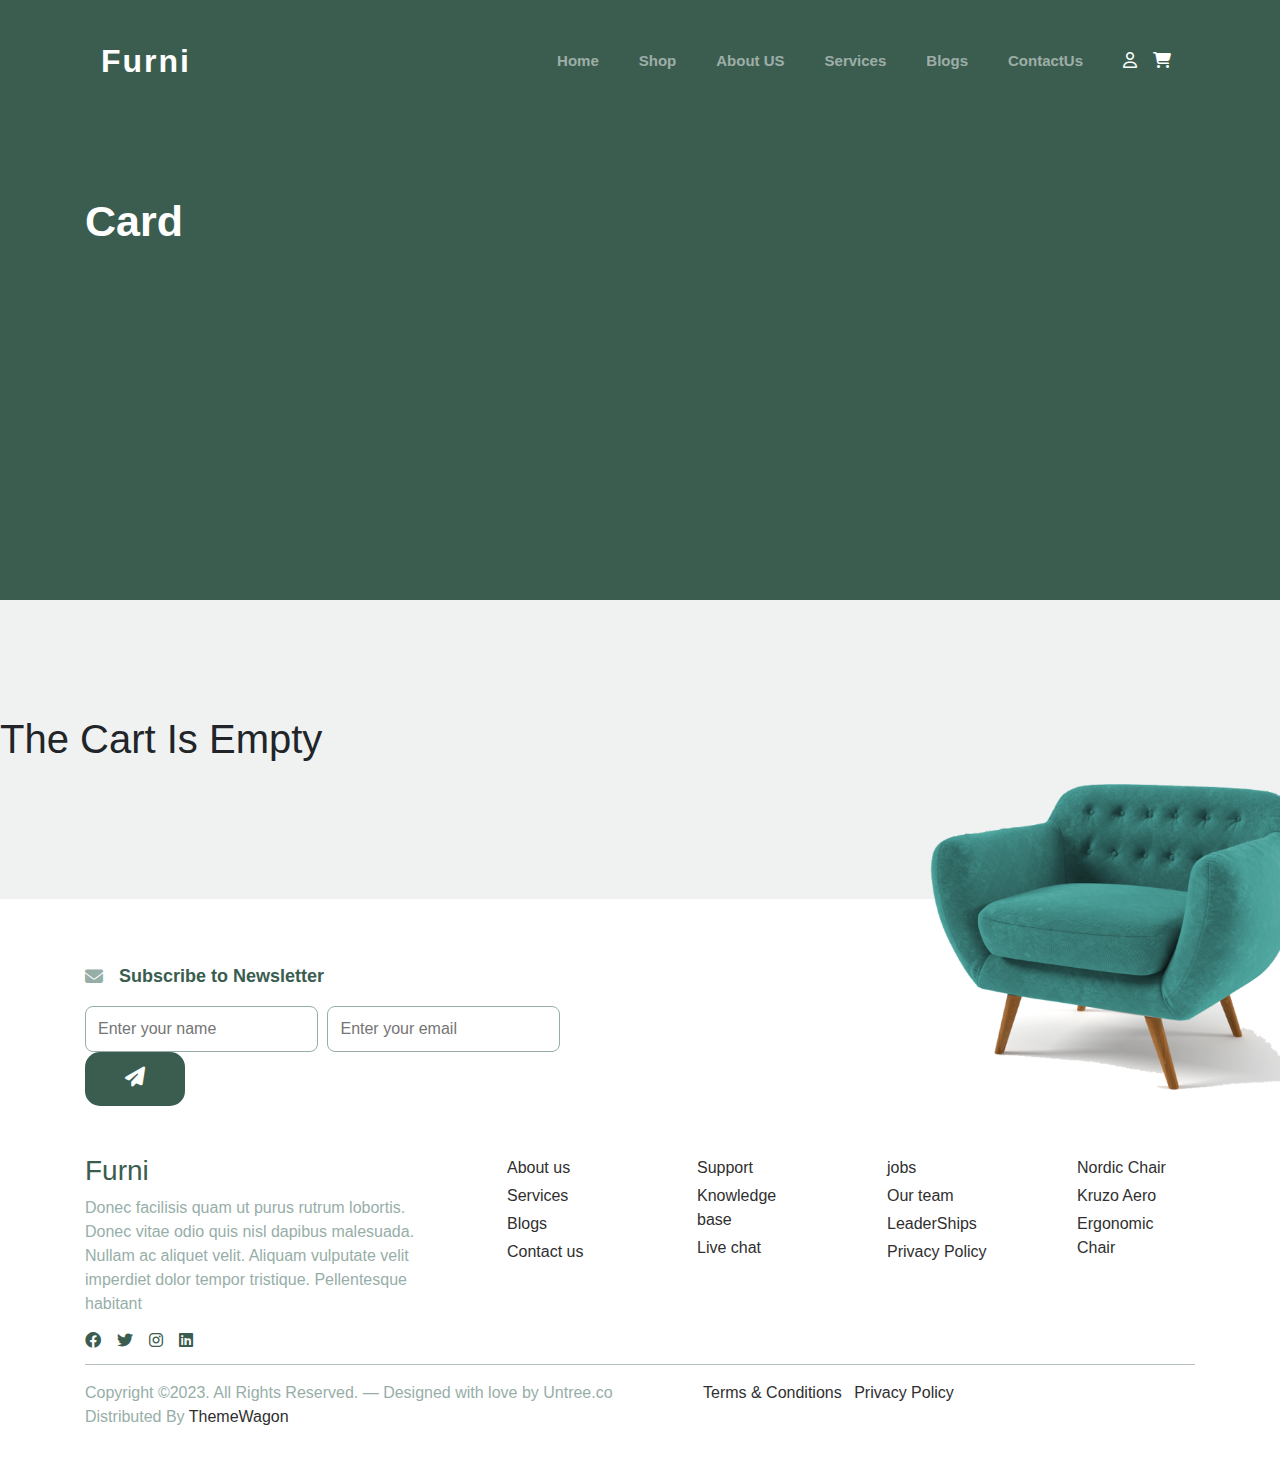
<file: card.html>
<!DOCTYPE html>
<html lang="en">
<head>
    <meta charset="UTF-8">
    <meta name="viewport" content="width=device-width, initial-scale=1.0">
    <title>furni</title>
     <!-- font family -->
    
    <!-- bootstrap -->
    <link rel="stylesheet" href="css/bootstrap.min.css">
    <!-- Or -->
    <link rel="stylesheet" href="https://cdn.jsdelivr.net/npm/bootstrap@4.6.2/dist/css/bootstrap.min.css" integrity="sha384-xOolHFLEh07PJGoPkLv1IbcEPTNtaed2xpHsD9ESMhqIYd0nLMwNLD69Npy4HI+N" crossorigin="anonymous">
    <!-- fontAseam -->
    <link rel="stylesheet" href="css/all.min.css">
    <!-- css file -->
    <link rel="stylesheet" href="css/style.css">
</head>
<body>
    <!-- start header -->
    <div class="header">
        <div class="container">
            <div class="row">
                <!-- navbar -->
                <div class="col-md-12 mt-4">
                    <nav class="navbar navbar-expand-lg navbar-dark">
                        <a class="navbar-brand logo" href="index.html">Furni</a>
                        <button class="navbar-toggler" type="button" data-toggle="collapse" data-target="#navbarSupportedContent" aria-controls="navbarSupportedContent" aria-expanded="false" aria-label="Toggle navigation">
                          <span class="navbar-toggler-icon"></span>
                        </button>
                      
                        <div class="collapse navbar-collapse" id="navbarSupportedContent">
                          <ul class="navbar-nav ml-auto item">
                            <li class="nav-item  mr-4">
                              <a class="nav-link" href="home.html">Home <span class="sr-only">(current)</span></a>
                            </li>
                            <li class="nav-item  mr-4">
                              <a class="nav-link" href="shop.html">Shop</a>
                            </li>
                            <li class="nav-item mr-4">
                                <a class="nav-link" href="aboutUs.html">About US</a>
                            </li>
                            <li class="nav-item mr-4">
                                <a class="nav-link" href="Services.html">Services</a>
                            </li>
                            <li class="nav-item mr-4">
                                <a class="nav-link" href="blog.html">Blogs</a>
                            </li>
                            <li class="nav-item mr-4">
                                <a class="nav-link" href="contact.html">ContactUs</a>
                            </li> 
                            <!-- <li class="nav-item">
                              <a class="nav-link" href="register.html">Resister</a>
                            </li> -->
                          </ul>
                          <ul class="navbar-nav ">
                           
                            <li class="nav-item  active">
                              <a class="nav-link" href="login.html" id="user"  title="Logout"><i class="fa-regular fa-user"></i></a>
                            </li>
                            <li class="nav-item active">
                              <a class="nav-link" href="#">
                                <i class="fa-solid fa-cart-shopping shopping">
                                  <sup></sup>
                                </i></a>
                            </li>
                            <div class="box">
                              <div></div>
                                <a href="card.html">
                                  <button>See Products</button>
                                </a>
                            </div>
                          </ul>
                        </div>
                      </nav>
                </div>
                <!-- end navbar -->
                <!-- start header left -->
                <div class="col-md-6 mt-5">
                  <h1 class="mt-5">Card</h1>
                </div>
                <!-- end header left -->
            </div>
        </div>
    </div>
    <!-- end header -->
    <!-- start shops -->
    <div class="shops ">
      <div class="products empty">
        <div class="container">
          <div class="row">
          <table class="table">
          <thead>
            <tr>
              <th scope="col">image</th>
              <th scope="col">id</th>
              <th scope="col">price</th>
              <th scope="col">Quantity</th>
              <th scope="col">Total</th>
              <th scope="col">Oper</th>
            </tr>
          </thead>
          <tbody class="bodycard">

          </tbody>
          </table>
          </div>
          <button type="button" class="btn clic mb-5" id="pay">pay Operation</button>
        </div>
      </div>
        

    </div>
    <!-- start footer -->
    <div class="footer">
        <div class="container">
          <div class="row">
            <div class="col-md-6">
             <div class="email d-flex ">
              <i class="fa-solid fa-envelope mr-3 mt-1"></i>
              <p>Subscribe to Newsletter</p>
             </div>
             <form action="#">
              <input type="text" placeholder="Enter your name" name="name">
              <input type="email" name="email" id="" placeholder="Enter your email">
              <button type="submit"><i class="fa-solid fa-paper-plane"></i></button>
             </form>
            </div>
            <div class="col-md-6">
              <img src="images/sofa.png" alt="" width="400px">
            </div>
            <div class="col-md-4 mt-5 foot">
              <h3>Furni</h3>
              <p>Donec facilisis quam ut purus rutrum lobortis. Donec vitae odio quis nisl dapibus malesuada. Nullam ac aliquet velit. Aliquam vulputate velit imperdiet dolor tempor tristique. Pellentesque habitant</p>
              <div class="icon d-flex">
                <i class="fa-brands fa-facebook mr-3 "></i>
                <i class="fa-brands fa-twitter mr-3"></i>
                <i class="fa-brands fa-instagram mr-3"></i>
                <i class="fa-brands fa-linkedin mr-3"></i>
              </div>
            </div>
            <div class="col-md-2 mt-5">
              <ul>
                <li><a href="#">About us</a></li>
                <li><a href="#">Services</a></li>
                <li><a href="#">Blogs</a></li>
                <li><a href="#">Contact us</a></li>
              </ul>
            </div>
            <div class="col-md-2 mt-5">
              <ul>
                <li><a href="#">Support</a></li>
                <li><a href="#">Knowledge base</a></li>
                <li><a href="#">Live chat</a></li>
              </ul>
            </div>
            <div class="col-md-2 mt-5">
              <ul>
                <li><a href="#">jobs</a></li>
                <li><a href="#">Our team</a></li>
                <li><a href="#">LeaderShips</a></li>
                <li><a href="#">Privacy Policy</a></li>
              </ul>
            </div>
            <div class="col-md-2 mt-5">
              <ul>
                <li><a href="#">Nordic Chair</a></li>
                <li><a href="#">Kruzo Aero</a></li>
                <li><a href="#">Ergonomic Chair</a></li>
              </ul>
            </div>
            
          </div>
          <hr>
          <div class="row">
            <div class="col-md-6">
              <p>Copyright ©2023. All Rights Reserved. — Designed with love by Untree.co Distributed By <span>ThemeWagon</span></p>
            </div>
            <div class="col-md-6 ">
              <a href="#" class="ml-5">Terms & Conditions</a>
              <a href="#" class="ml-2">Privacy Policy</a>
            </div>
          </div>
        </div>
      </div>
    <!-- end footer -->
      <!-- bootstrap js -->
    <script src="https://cdn.jsdelivr.net/npm/jquery@3.5.1/dist/jquery.slim.min.js" integrity="sha384-DfXdz2htPH0lsSSs5nCTpuj/zy4C+OGpamoFVy38MVBnE+IbbVYUew+OrCXaRkfj" crossorigin="anonymous"></script>
    <script src="https://cdn.jsdelivr.net/npm/popper.js@1.16.1/dist/umd/popper.min.js" integrity="sha384-9/reFTGAW83EW2RDu2S0VKaIzap3H66lZH81PoYlFhbGU+6BZp6G7niu735Sk7lN" crossorigin="anonymous"></script>
    <script src="https://cdn.jsdelivr.net/npm/bootstrap@4.6.2/dist/js/bootstrap.min.js" integrity="sha384-+sLIOodYLS7CIrQpBjl+C7nPvqq+FbNUBDunl/OZv93DB7Ln/533i8e/mZXLi/P+" crossorigin="anonymous"></script>
    <!-- js -->
    <script src="js/products.js"></script>
    <script src="js/card.js"></script>
    <!-- <script src="js/pay.js"></script> -->
    
</body>
</html>
</file>
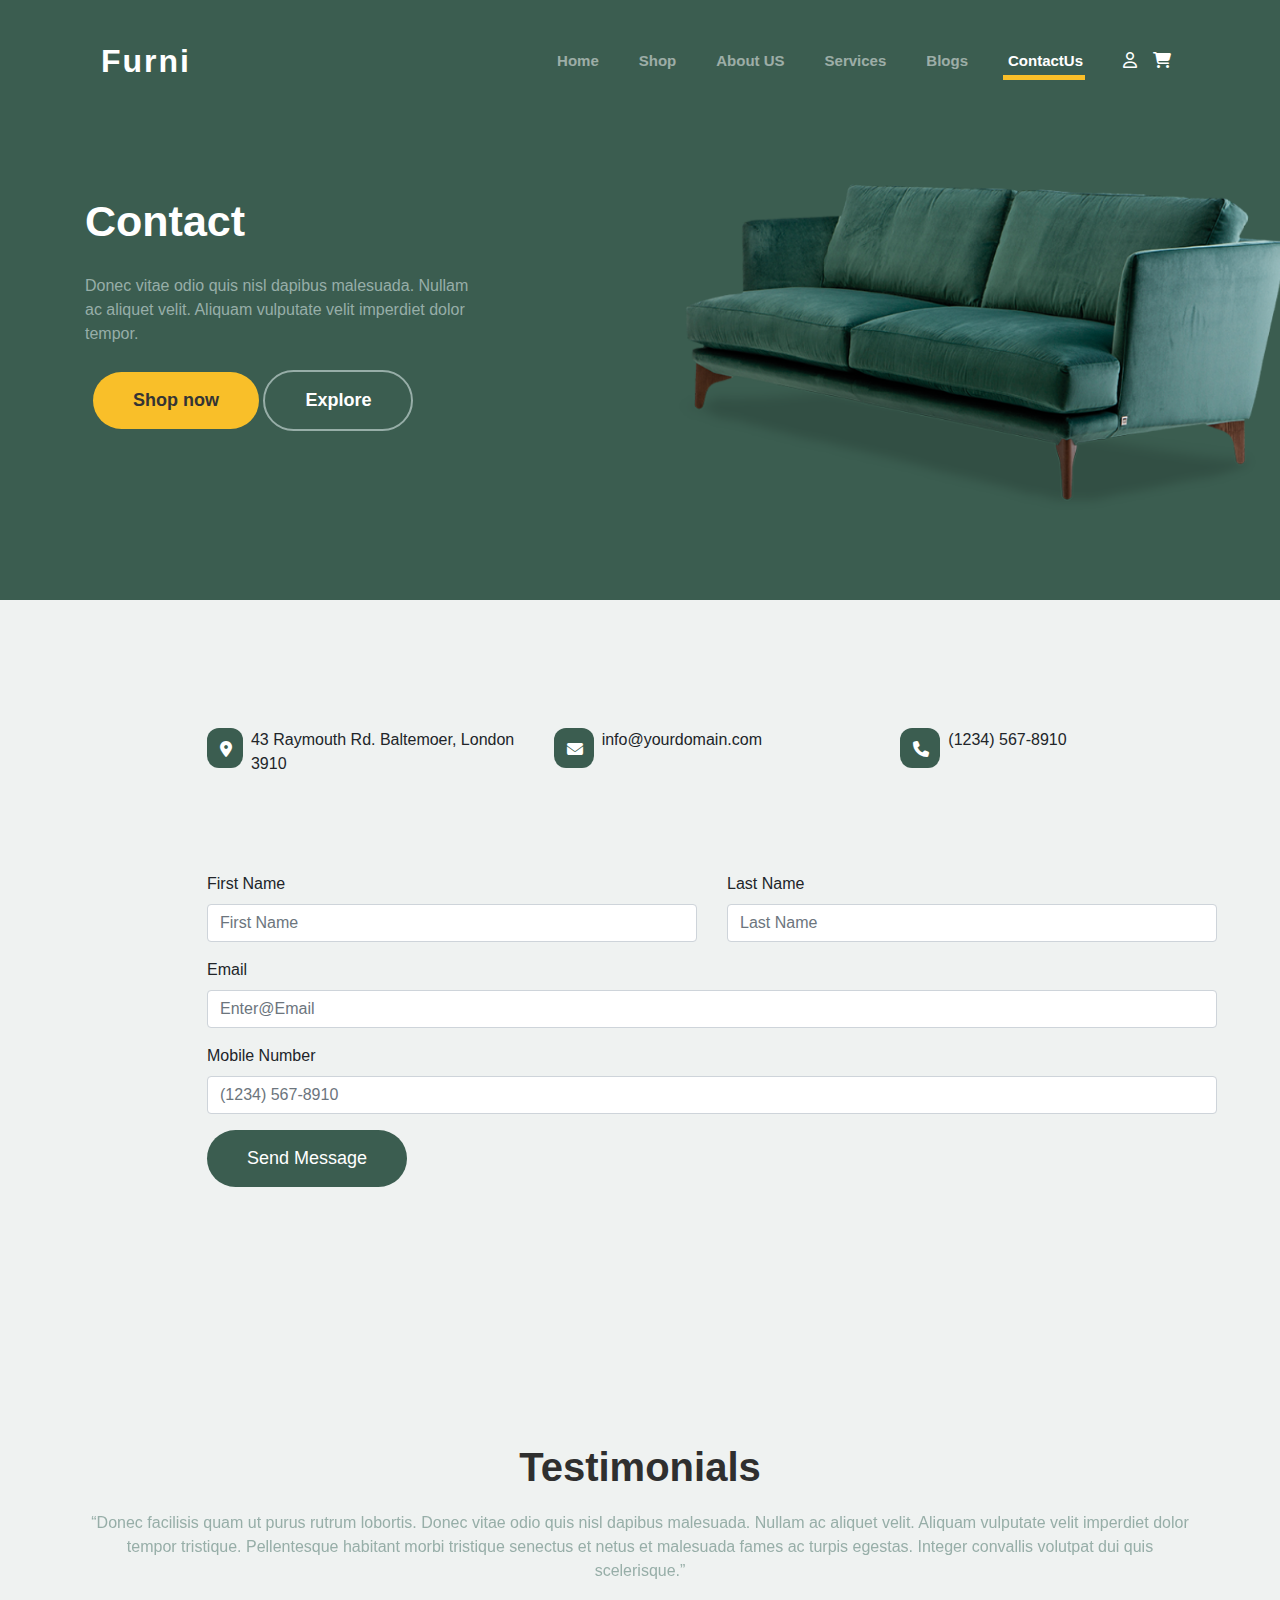
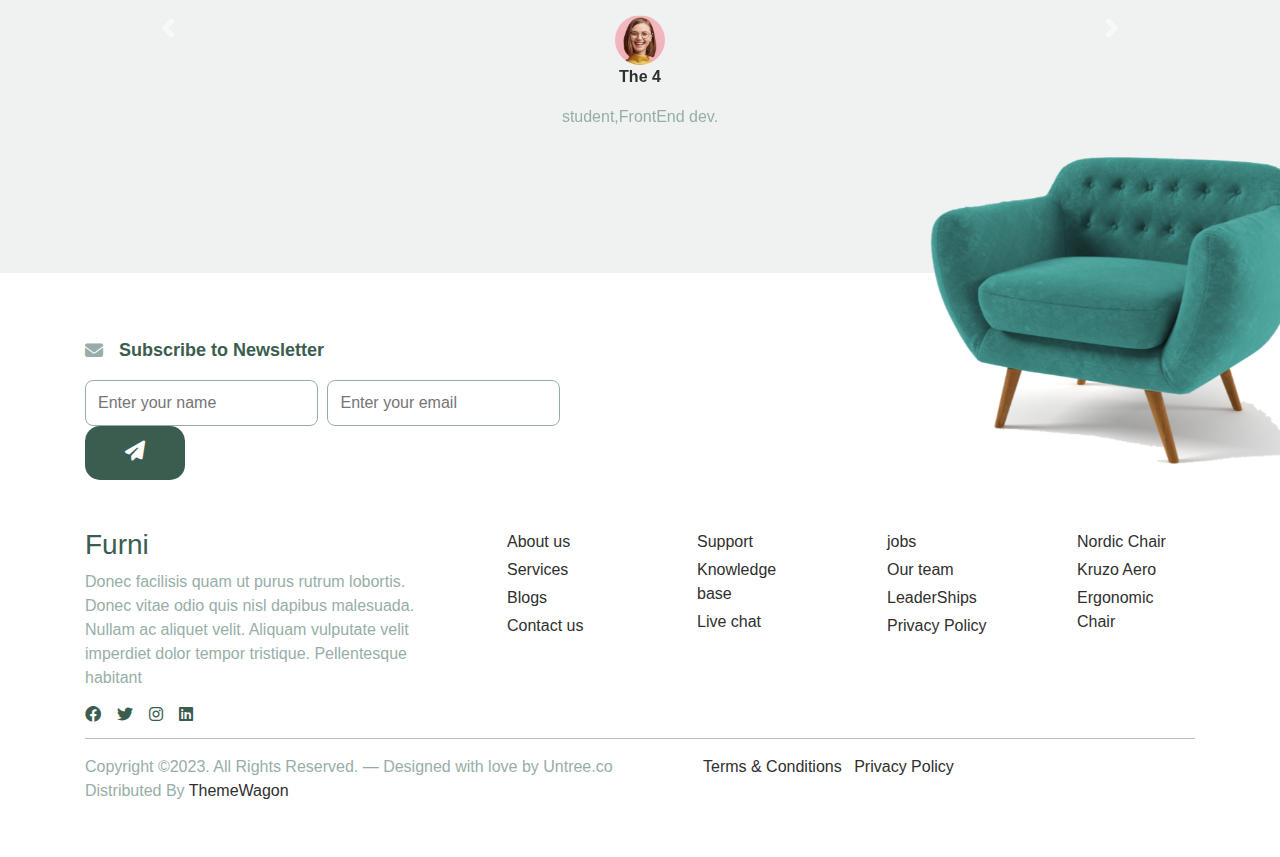
<file: contact.html>
<!DOCTYPE html>
<html lang="en">
<head>
    <meta charset="UTF-8">
    <meta name="viewport" content="width=device-width, initial-scale=1.0">
    <title>furni</title>  
    <!-- bootstrap -->
    <link rel="stylesheet" href="css/bootstrap.min.css">
    <!-- Or -->
    <link rel="stylesheet" href="https://cdn.jsdelivr.net/npm/bootstrap@4.6.2/dist/css/bootstrap.min.css" integrity="sha384-xOolHFLEh07PJGoPkLv1IbcEPTNtaed2xpHsD9ESMhqIYd0nLMwNLD69Npy4HI+N" crossorigin="anonymous">
    <!-- fontAseam -->
    <link rel="stylesheet" href="css/all.min.css">
    <!-- css file -->
    <link rel="stylesheet" href="css/style.css">
</head>
<body>
    <!-- start header -->
    <div class="header">
        <div class="container">
            <div class="row">
                <!-- navbar -->
                <div class="col-md-12 mt-4">
                    <nav class="navbar navbar-expand-lg navbar-dark">
                        <a class="navbar-brand logo" href="index.html">Furni</a>
                        <button class="navbar-toggler" type="button" data-toggle="collapse" data-target="#navbarSupportedContent" aria-controls="navbarSupportedContent" aria-expanded="false" aria-label="Toggle navigation">
                          <span class="navbar-toggler-icon"></span>
                        </button>
                      
                        <div class="collapse navbar-collapse" id="navbarSupportedContent">
                          <ul class="navbar-nav ml-auto item">
                            <li class="nav-item  mr-4">
                              <a class="nav-link" href="home.html">Home</a>
                            </li>
                            <li class="nav-item mr-4">
                              <a class="nav-link" href="shop.html">Shop <span class="sr-only">(current)</span></a>
                            </li>
                            <li class="nav-item mr-4">
                                <a class="nav-link" href="aboutUs.html">About US  <span class="sr-only">(current)</span></a>
                            </li>
                            <li class="nav-item mr-4">
                                <a class="nav-link" href="Services.html">Services <span class="sr-only">(current)</span></a>
                            </li>
                            <li class="nav-item mr-4">
                                <a class="nav-link" href="blog.html">Blogs</a>
                            </li>
                            <li class="nav-item active mr-4">
                                <a class="nav-link" href="contact.html">ContactUs</a>
                            </li>
                            <!-- <li class="nav-item ">
                              <a class="nav-link" href="register.html">Resister</a>
                            </li>  -->
                          </ul>
                          <ul class="navbar-nav">
                            <li class="nav-item  active">
                              <a class="nav-link" href="login.html" id="user"  title="Logout"><i class="fa-regular fa-user"></i></a>
                            </li>
                            
                            <li class="nav-item active">
                              <a class="nav-link" href="#">
                                <i class="fa-solid fa-cart-shopping shopping">
                                  <sup></sup>
                                </i>
                              </a>
                            </li>
                            <div class="box">
                              <div></div>
                                <a href="card.html">
                                  <button>See Products</button>
                                </a>
                            </div>
                          </ul>
                        </div>
                      </nav>
                </div>
                <!-- end navbar -->
                <!-- start header left -->
                <div class="col-md-6 mt-5">
                  <h1 class="mt-5">Contact</h1>
                  <p class="mt-4">Donec vitae odio quis nisl dapibus malesuada. Nullam ac aliquet velit. Aliquam vulputate velit imperdiet dolor tempor.</p>
                  <div class="butto mt-4">
                    <button class="shop-now ml-2"><a href="contact.html">Shop now</a></button>
                    <button class="explore"><a href="shop.html">Explore</a></button>
                  </div>
                </div>
                <!-- end header left -->
                <!-- start header right -->
                <div class="col-md-6">
                  <img src="images/couch.png" alt="" width="650px">
                </div>
                <!-- end header right -->
            </div>
        </div>
    </div>
    <!-- end header -->
    <div class="ifno pr-5">
        <div class="container">
            <div class="row">
                <div class="col-md-4 d-flex ">
                   <div class="icon mb-5">
                    <i class="fa-solid fa-location-dot text-center"></i>
                   </div>
                    <p class="ml-2">43 Raymouth Rd. Baltemoer, London 3910</p>
                </div>
                <div class="col-md-4 d-flex ">
                   <div class="icon mb-5">
                    <i class="fa-solid fa-envelope   text-center"></i>
                   </div>
                    <p  class="ml-2">info@yourdomain.com</p>
                </div>
                <div class="col-md-4 d-flex  ">
                   <div class="icon mb-5">
                    <i class="fa-solid fa-phone  text-center"></i>
                   </div>
                    <p  class="ml-2">(1234) 567-8910</p>
                </div>
                <div class="col-md-12 mt-5">
                  <h1 id="error"></h1>
                </div>
                <div class="col-md-6 ">
                    <div class="form-group">
                        <label for="fname">First Name</label>
                        <input type="text" name="fname" id="fname" placeholder="First Name" class="form-control">
                    </div>
                </div>
                <div class="col-md-6">
                    <div class="form-group">
                        <label for="lname">Last Name</label>
                        <input type="text" name="lname" id="lname" placeholder="Last Name" class="form-control">
                    </div>
                </div>
                <div class="col-md-12">
                    <div class="form-group">
                        <label for="email">Email</label>
                        <input type="email" name="email" id="email" placeholder="Enter@Email" class="form-control">
                    </div>
                </div>
                <div class="col-md-12">
                  <div class="form-group">
                    <label for="Number">Mobile Number</label>
                    <input  type="text" name="" id="tel" class="form-control" placeholder="(1234) 567-8910">
                  </div>
                </div>
                <div class="col-md-12">
                  <button type="submit" id="valid">Send Message</button>
                </div>
            </div>
        </div>
    </div>
    <!-- end info -->
    <!-- start persons -->
    <div class="person">
      <div class="container">
        <div class="row">
          <div class="col-md-12">
            <h1>Testimonials</h1>
            <div id="carouselExampleControls" class="carousel slide" data-ride="carousel">
              <div class="carousel-inner">
                <div class="carousel-item active">
                  <p class="cont">“Donec facilisis quam ut purus rutrum lobortis. Donec vitae odio quis nisl dapibus malesuada. Nullam ac aliquet velit. Aliquam vulputate velit imperdiet dolor tempor tristique. Pellentesque habitant morbi tristique senectus et netus et malesuada fames ac turpis egestas. Integer convallis volutpat dui quis scelerisque.”</p>
                  <div class="per text-center">
                    <img src="images/person-1.jpg" class="mt-3" alt="...">
                    <p class="name">The 4</p>
                    <p class="cv">student,FrontEnd dev.</p>
                  </div>
                </div>
                <div class="carousel-item">
                  <p class="cont">“Donec facilisis quam ut purus rutrum lobortis. Donec vitae odio quis nisl dapibus malesuada. Nullam ac aliquet velit. Aliquam vulputate velit imperdiet dolor tempor tristique. Pellentesque habitant morbi tristique senectus et netus et malesuada fames ac turpis egestas. Integer convallis volutpat dui quis scelerisque.”</p>
                  <div class="per text-center">
                    <img src="images/person-1.jpg" class="mt-3" alt="...">
                    <p class="name">Lamia fekry</p>
                    <p class="cv">student,FrontEnd dev.</p>
                  </div>
                </div>
                <div class="carousel-item">
                  <p class="cont">“Donec facilisis quam ut purus rutrum lobortis. Donec vitae odio quis nisl dapibus malesuada. Nullam ac aliquet velit. Aliquam vulputate velit imperdiet dolor tempor tristique. Pellentesque habitant morbi tristique senectus et netus et malesuada fames ac turpis egestas. Integer convallis volutpat dui quis scelerisque.”</p>
                  <div class="per text-center">
                    <img src="images/person-1.jpg" class="mt-3" alt="...">
                    <p class="name">Lamia fekry</p>
                    <p class="cv">student,FrontEnd dev.</p>
                  </div>
                </div>
              </div>
             <button class="carousel-control-prev" type="button" data-target="#carouselExampleControls" data-slide="prev">
                <span class="carousel-control-prev-icon " aria-hidden="true"></span>
                <span class="sr-only">Previous</span>
              </button>
              <button class="carousel-control-next" type="button" data-target="#carouselExampleControls" data-slide="next">
                <span class="carousel-control-next-icon" aria-hidden="true"></span>
                <span class="sr-only bg-dark">Next</span>
              </button>
            </div>
          </div>
        </div>
      </div>
    </div>
    <!-- end persons -->
    <!-- start footer -->
    <div class="footer">
      <div class="container">
        <div class="row">
          <div class="col-md-6">
           <div class="email d-flex ">
            <i class="fa-solid fa-envelope mr-3 mt-1"></i>
            <p>Subscribe to Newsletter</p>
           </div>
           <form action="#">
            <input type="text" placeholder="Enter your name" name="name">
            <input type="email" name="email" id="" placeholder="Enter your email">
            <button type="submit"><i class="fa-solid fa-paper-plane"></i></button>
           </form>
          </div>
          <div class="col-md-6">
            <img src="images/sofa.png" alt="" width="400px">
          </div>
          <div class="col-md-4 mt-5 foot">
            <h3>Furni</h3>
            <p>Donec facilisis quam ut purus rutrum lobortis. Donec vitae odio quis nisl dapibus malesuada. Nullam ac aliquet velit. Aliquam vulputate velit imperdiet dolor tempor tristique. Pellentesque habitant</p>
            <div class="icon d-flex">
              <i class="fa-brands fa-facebook mr-3 "></i>
              <i class="fa-brands fa-twitter mr-3"></i>
              <i class="fa-brands fa-instagram mr-3"></i>
              <i class="fa-brands fa-linkedin mr-3"></i>
            </div>
          </div>
          <div class="col-md-2 mt-5">
            <ul>
              <li><a href="#">About us</a></li>
              <li><a href="#">Services</a></li>
              <li><a href="#">Blogs</a></li>
              <li><a href="#">Contact us</a></li>
            </ul>
          </div>
          <div class="col-md-2 mt-5">
            <ul>
              <li><a href="#">Support</a></li>
              <li><a href="#">Knowledge base</a></li>
              <li><a href="#">Live chat</a></li>
            </ul>
          </div>
          <div class="col-md-2 mt-5">
            <ul>
              <li><a href="#">jobs</a></li>
              <li><a href="#">Our team</a></li>
              <li><a href="#">LeaderShips</a></li>
              <li><a href="#">Privacy Policy</a></li>
            </ul>
          </div>
          <div class="col-md-2 mt-5">
            <ul>
              <li><a href="#">Nordic Chair</a></li>
              <li><a href="#">Kruzo Aero</a></li>
              <li><a href="#">Ergonomic Chair</a></li>
            </ul>
          </div>
          
        </div>
        <hr>
        <div class="row">
          <div class="col-md-6">
            <p>Copyright ©2023. All Rights Reserved. — Designed with love by Untree.co Distributed By <span>ThemeWagon</span></p>
          </div>
          <div class="col-md-6 ">
            <a href="#" class="ml-5">Terms & Conditions</a>
            <a href="#" class="ml-2">Privacy Policy</a>
          </div>
        </div>
      </div>
    </div>
    <!-- end footer -->
    
     <!-- bootstrap js -->
     <script src="https://cdn.jsdelivr.net/npm/jquery@3.5.1/dist/jquery.slim.min.js" integrity="sha384-DfXdz2htPH0lsSSs5nCTpuj/zy4C+OGpamoFVy38MVBnE+IbbVYUew+OrCXaRkfj" crossorigin="anonymous"></script>
     <script src="https://cdn.jsdelivr.net/npm/popper.js@1.16.1/dist/umd/popper.min.js" integrity="sha384-9/reFTGAW83EW2RDu2S0VKaIzap3H66lZH81PoYlFhbGU+6BZp6G7niu735Sk7lN" crossorigin="anonymous"></script>
     <script src="https://cdn.jsdelivr.net/npm/bootstrap@4.6.2/dist/js/bootstrap.min.js" integrity="sha384-+sLIOodYLS7CIrQpBjl+C7nPvqq+FbNUBDunl/OZv93DB7Ln/533i8e/mZXLi/P+" crossorigin="anonymous"></script>
     <!-- js -->
    
     <script src="js/validate.js"></script>
    
</body>
</html>
</file>
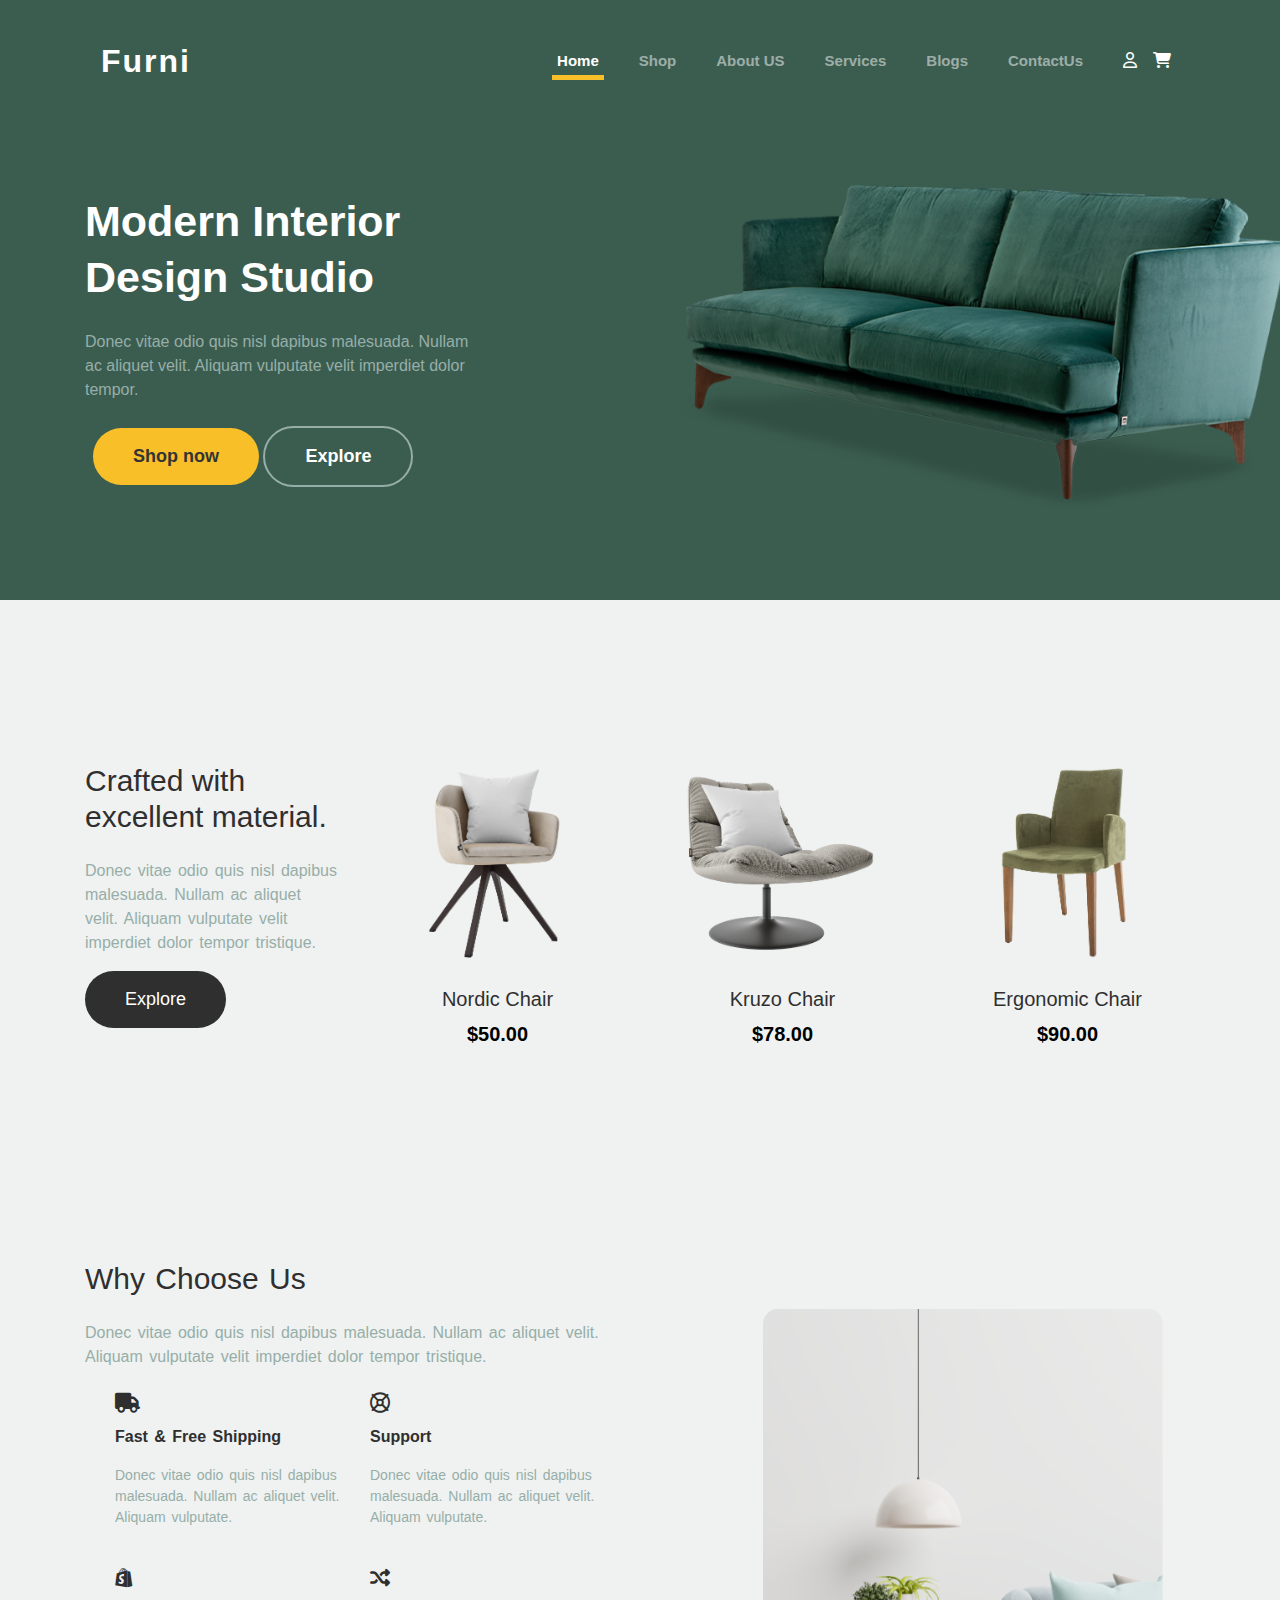
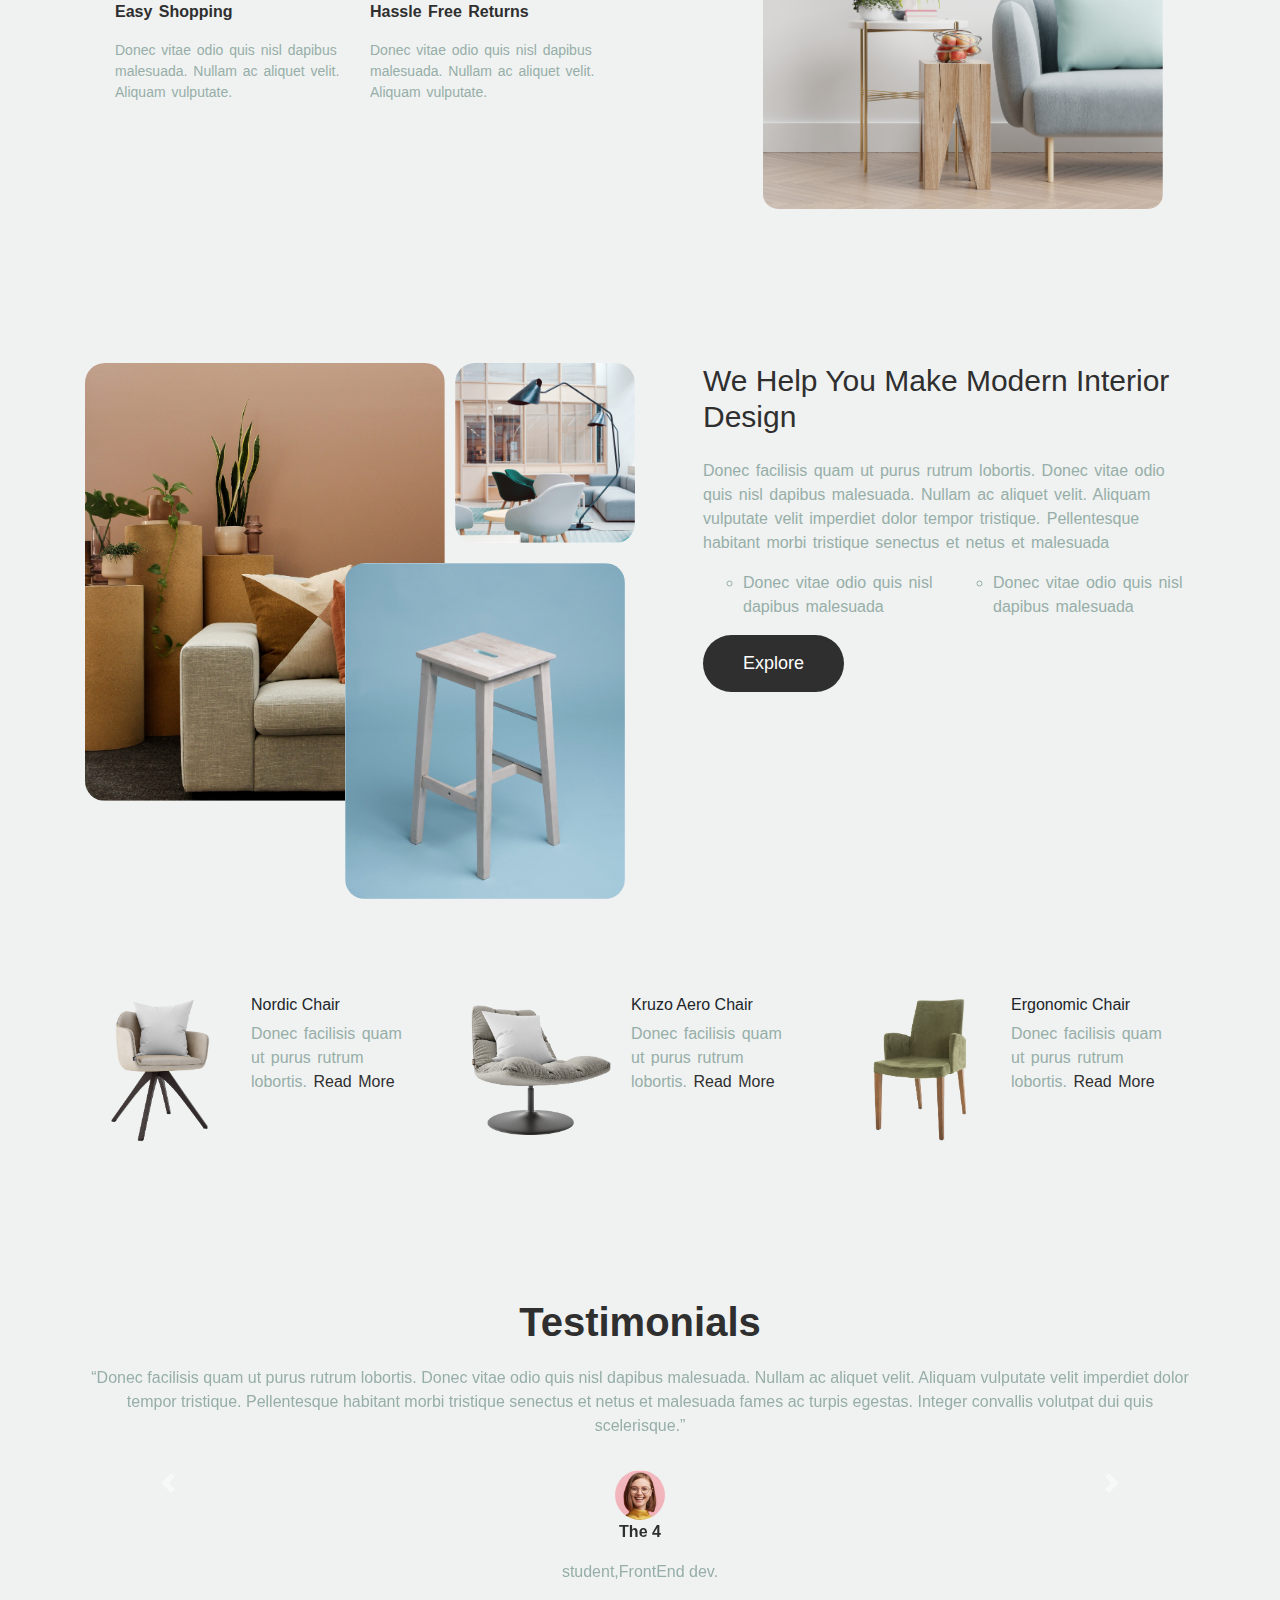
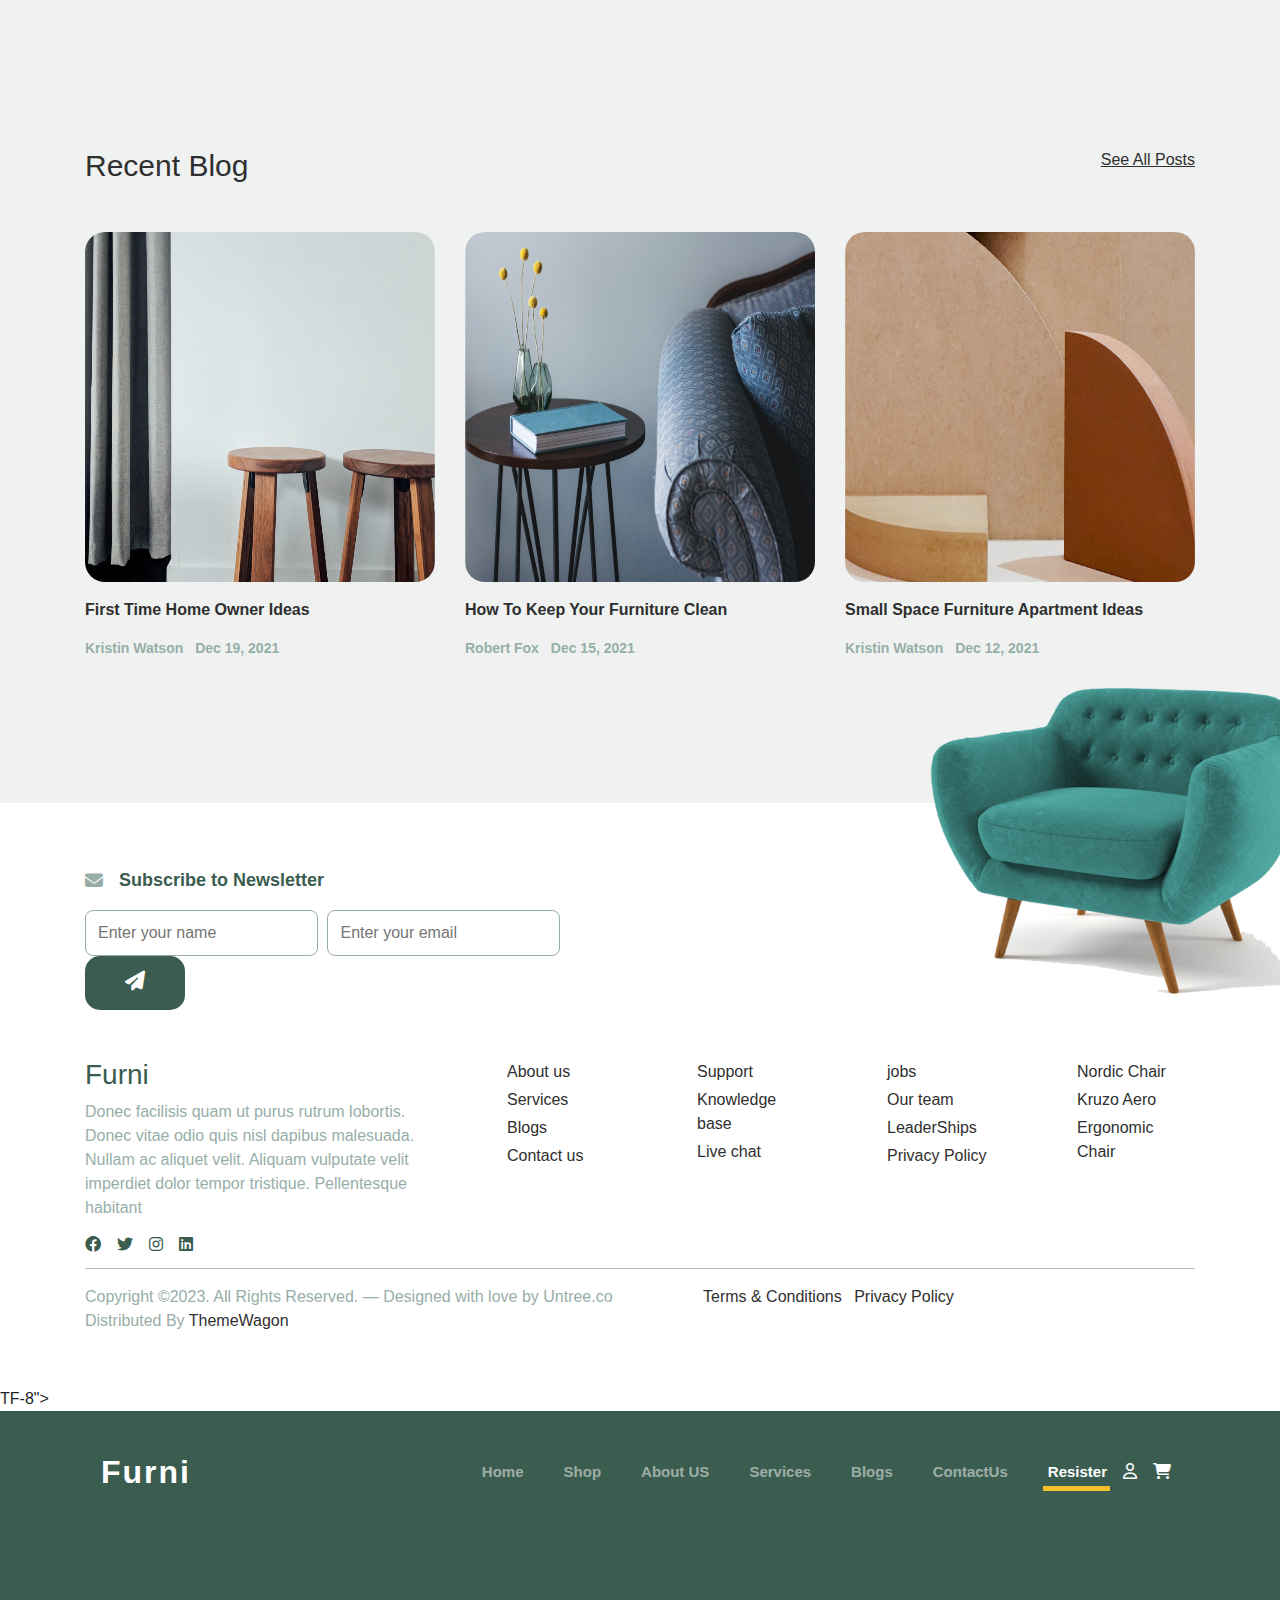
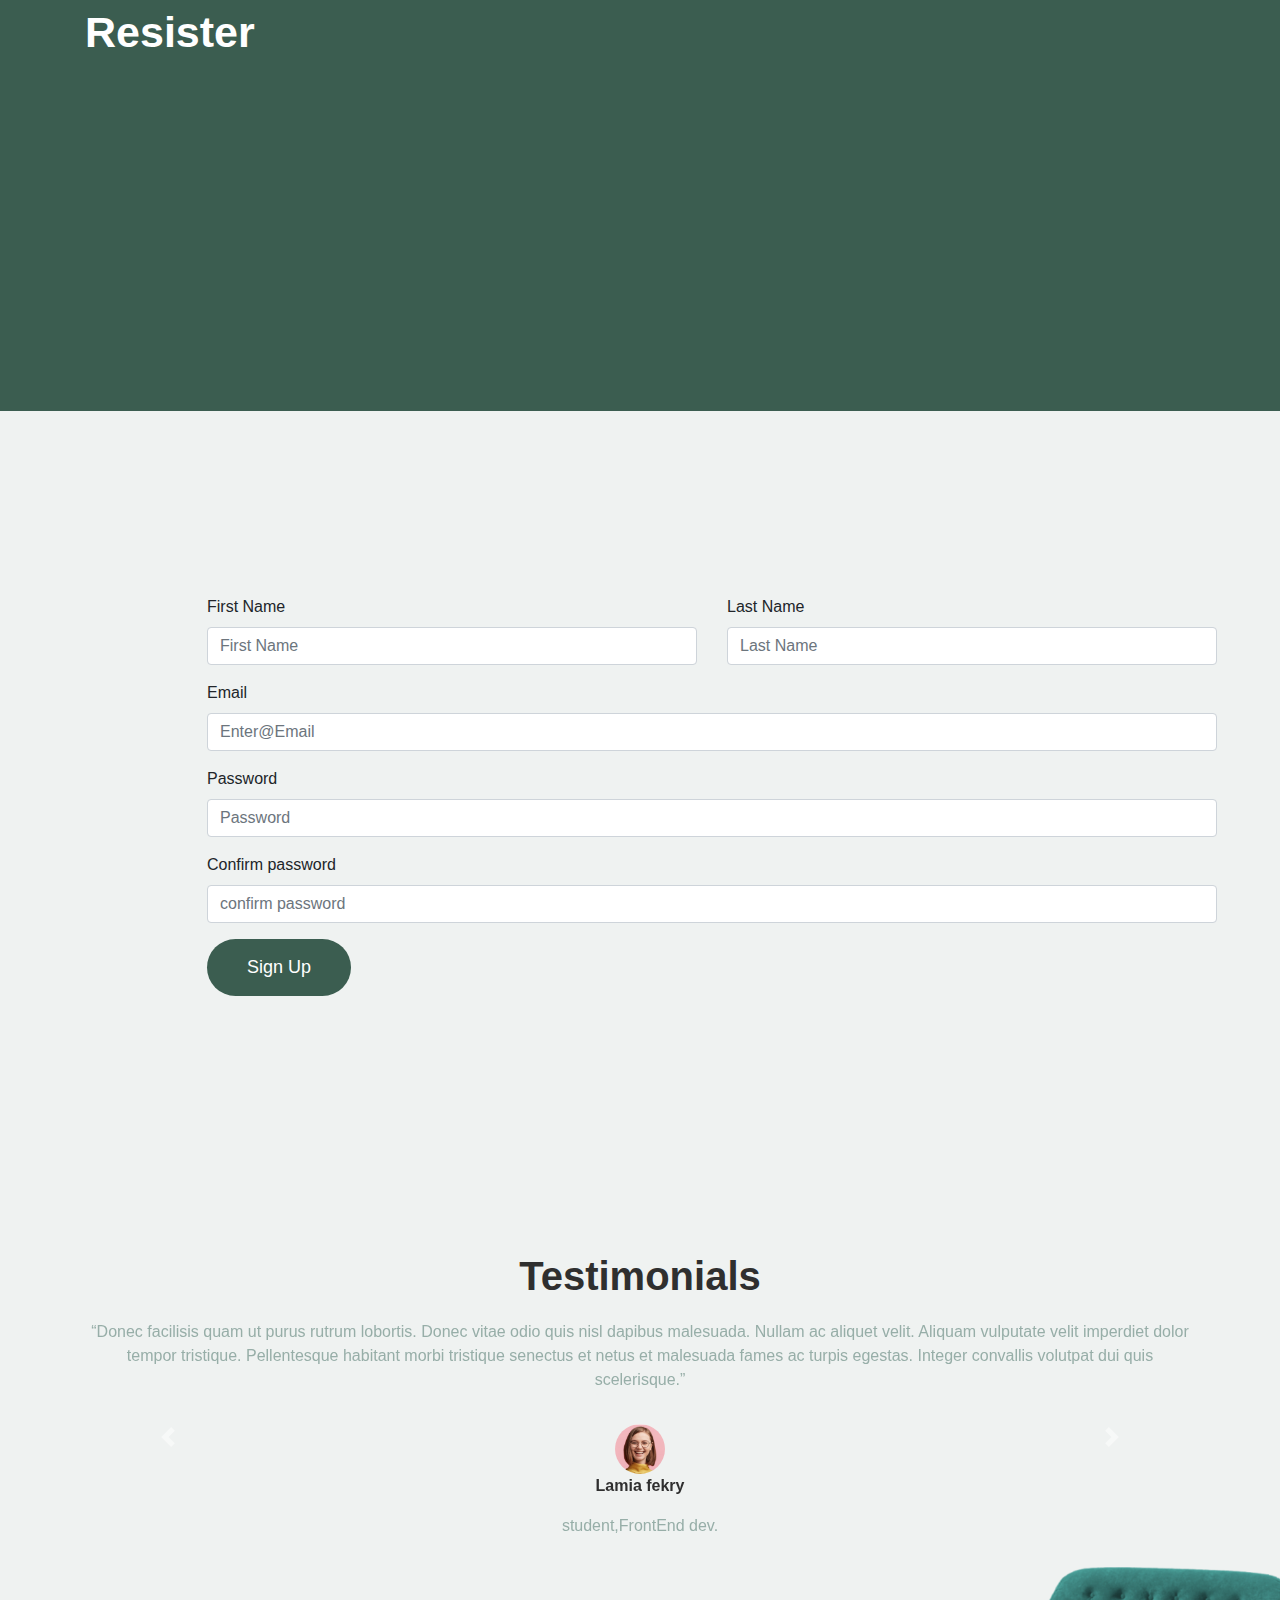
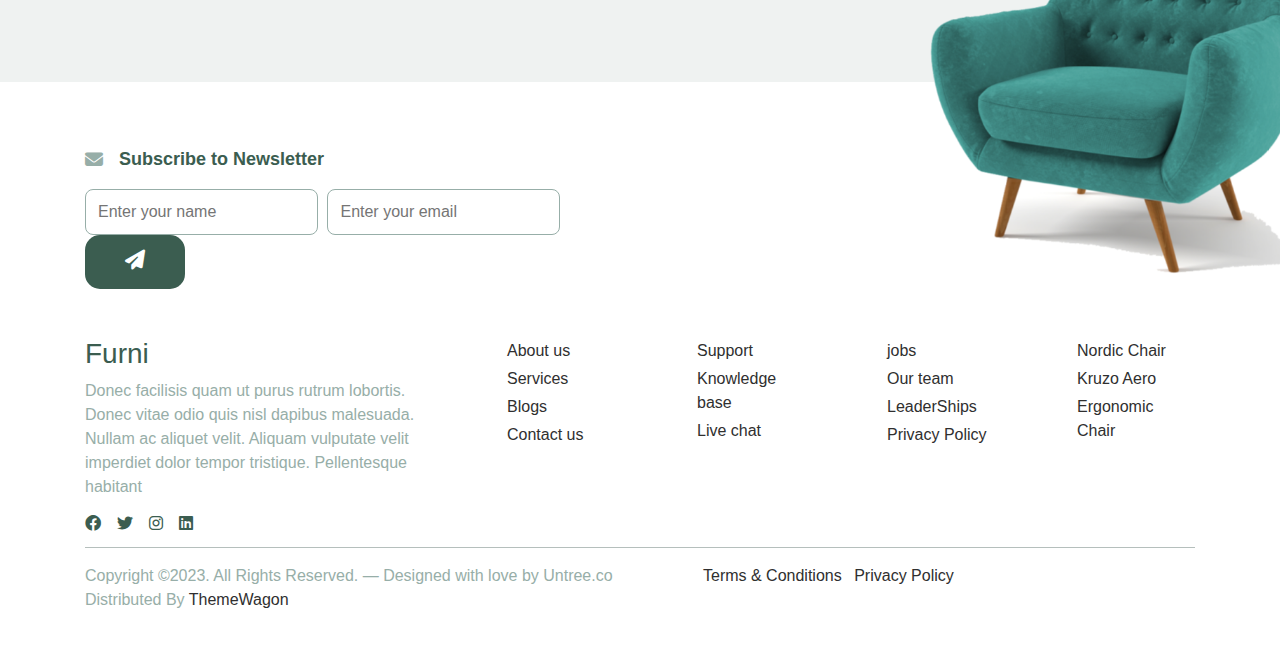
<file: home.html>
<!DOCTYPE html>
<html lang="en">
<head>
    <meta charset="U<html lang="en">
      <head>
          <meta charset="UTF-8">
          <meta name="viewport" content="width=device-width, initial-scale=1.0">
          <title>furni</title>
          
          
          <!-- bootstrap -->
          <link rel="stylesheet" href="css/bootstrap.min.css">
          <!-- Or -->
          <link rel="stylesheet" href="https://cdn.jsdelivr.net/npm/bootstrap@4.6.2/dist/css/bootstrap.min.css" integrity="sha384-xOolHFLEh07PJGoPkLv1IbcEPTNtaed2xpHsD9ESMhqIYd0nLMwNLD69Npy4HI+N" crossorigin="anonymous">
          <!-- fontAseam -->
          <link rel="stylesheet" href="css/all.min.css">
          <!-- css file -->
          <link rel="stylesheet" href="css/style.css">
      </head>
      <body>
         <!-- start header -->
         <div class="header">
          <div class="container">
              <div class="row">
                  <!-- navbar -->
                  <div class="col-md-12 mt-4">
                      <nav class="navbar navbar-expand-lg navbar-dark">
                          <a class="navbar-brand logo" href="index.html">Furni</a>
                          <button class="navbar-toggler" type="button" data-toggle="collapse" data-target="#navbarSupportedContent" aria-controls="navbarSupportedContent" aria-expanded="false" aria-label="Toggle navigation">
                            <span class="navbar-toggler-icon"></span>
                          </button>
                        
                          <div class="collapse navbar-collapse" id="navbarSupportedContent">
                            <ul class="navbar-nav ml-auto item">
                              <li class="nav-item active mr-4">
                                <a class="nav-link" href="index.html">Home</a>
                              </li>
                              <li class="nav-item mr-4">
                                <a class="nav-link" href="shop.html">Shop</a>
                              </li>
                              <li class="nav-item  mr-4">
                                  <a class="nav-link" href="aboutUs.html">About US  <span class="sr-only">(current)</span></a>
                              </li>
                              <li class="nav-item mr-4">
                                  <a class="nav-link" href="Services.html">Services</a>
                              </li>
                              <li class="nav-item mr-4">
                                  <a class="nav-link" href="blog.html">Blogs</a>
                              </li>
                              <li class="nav-item mr-4">
                                  <a class="nav-link" href="contact.html">ContactUs</a>
                              </li> 
                              <!-- <li class="nav-item">
                                <a class="nav-link" href="register.html">Register</a>
                              </li> -->
                            </ul>
                            <ul class="navbar-nav ">
                              
                              <li class="nav-item  active">
                                <a class="nav-link" href="login.html" id="user"  title="Logout"><i class="fa-regular fa-user"></i></a>
                              </li>
      
                              <li class="nav-item active">
                                <a class="nav-link" href="#">
                                  <i class="fa-solid fa-cart-shopping shopping">
                                    <sup></sup>
                                  </i>
                                </a>
                              </li>
                              <div class="box">
                                  <div></div>
                                  <a href="card.html">
                                    <button>See Products</button>
                                  </a>
                              </div>
                            </ul>
                          </div>
                        </nav>
                  </div>
                  <!-- end navbar -->
                  <!-- start header left -->
                  <div class="col-md-6 mt-5">
                    <h1 class="mt-5">Modern Interior Design Studio</h1>
                    <p class="mt-4">Donec vitae odio quis nisl dapibus malesuada. Nullam ac aliquet velit. Aliquam vulputate velit imperdiet dolor tempor.</p>
                    <div class="butto mt-4">
                      <button class="shop-now ml-2"><a href="shop.html">Shop now</a></button>
                      <button class="explore"><a href="shop.html">Explore</a></button>
                    </div>
                  </div>
                  <!-- end header left -->
                  <!-- start header right -->
                  <div class="col-md-6">
                    <img src="images/couch.png" alt="" width="650px">
                  </div>
                  <!-- end header right -->
              </div>
          </div>
      </div>
      <!-- end header -->
          
          <!-- start shops -->
          <div class="shops ">
            <div class="container">
              <div class="row">
                <div class="col-md-3 mt-5">
                  <h3>Crafted with excellent material.</h3>
                  <p class="mt-4">Donec vitae odio quis nisl dapibus malesuada. Nullam ac aliquet velit. Aliquam vulputate velit imperdiet dolor tempor tristique.</p>
                  <button class="clic"><a href="shop.html">Explore</a></button>
                </div>
                <div class="col-md-3 mt-5">
                  <img src="images/product-1.png" alt="" width="200px" class="ml-4">
                  <h5 class="text-center mt-4">Nordic Chair</h5>
                  <p class="text-center price ">$50.00</p>
                </div>
                <div class="col-md-3 mt-5 show">
                  <img src="images/product-2.png" alt="" width="200px" class="ml-4">
                  <h5 class="text-center mt-4 ">Kruzo Chair</h5>
                  <p class="text-center price ">$78.00</p>  
                </div>
                <div class="col-md-3 mt-5 show ">
                  <img src="images/product-3.png" alt="" width="200px" class="ml-4">
                  <h5 class="text-center mt-4 ">Ergonomic Chair</h5>
                  <p class="text-center price ">$90.00</p>
                </div>
              </div>
            </div>
          </div>
          <!-- end shops -->
          <!-- start servic -->
          <div class="servic">
            <div class="container">
              <div class="row">
                <!-- left -->
                <div class="col-md-6 mt-5 ">
                  <h3 >Why Choose Us</h3>
                  <p class="mt-4">Donec vitae odio quis nisl dapibus malesuada. Nullam ac aliquet velit. Aliquam vulputate velit imperdiet dolor tempor tristique.</p>
                  
                <div class="col-md-12 d-flex mt-4">
                  <div class="col-md-6">
                    <i class="fa-solid fa-truck"></i>
                    <p class="title mt-2">Fast & Free Shipping</p>
                    <p class="exp">Donec vitae odio quis nisl dapibus malesuada. Nullam ac aliquet velit. Aliquam vulputate.</p>
                  </div>
                  <div class="col-md-6">
                    <i class="fa-regular fa-life-ring"></i>
                    <p class="title mt-2">Support</p>
                    <p class="exp">Donec vitae odio quis nisl dapibus malesuada. Nullam ac aliquet velit. Aliquam vulputate.</p>
                  </div>
                </div>
                <div class="col-md-12 d-flex mt-4">
                  <div class="col-md-6">
                    <i class="fa-brands fa-shopify"></i>
                    <p class="title mt-2">Easy Shopping</p>
                    <p class="exp">Donec vitae odio quis nisl dapibus malesuada. Nullam ac aliquet velit. Aliquam vulputate.</p>
                  </div>
                  <div class="col-md-6">
                    <i class="fa-solid fa-shuffle"></i>
                    <p class="title mt-2">Hassle Free Returns</p>
                    <p class="exp">Donec vitae odio quis nisl dapibus malesuada. Nullam ac aliquet velit. Aliquam vulputate.</p>
                  </div>
                </div>
      
               </div>
               <!-- right -->
               <div class="col-md-6 mt-5">
                <img src="images/why-choose-us-img.jpg" alt="" width="400px" height="500px" class="mt-5">
               </div>
              </div>
            </div>
          </div>
          <!-- end servic -->
          <!-- start services -->
          <div class="services">
            <div class="container">
              <div class="row">
                  <div class="col-md-6">
                    <div class="img-grid">
                       <div class=" grid grid-1">
                          <img src="images/img-grid-1.jpg" alt="">
                       </div>
                       <div class=" grid grid-2 ">
                        <img src="images/img-grid-2.jpg" alt="" >
                       </div>
                       <div class=" grid grid-3">
                        <img src="images/img-grid-3.jpg" alt="">
                       </div>
                    </div>
                 </div>
                 <div class="col-md-6 ">
                  <h3 class="ml-5 ">We Help You Make Modern Interior Design</h3>
                  <p class="ml-5 mt-4">Donec facilisis quam ut purus rutrum lobortis. Donec vitae odio quis nisl dapibus malesuada. Nullam ac aliquet velit. Aliquam vulputate velit imperdiet dolor tempor tristique. Pellentesque habitant morbi tristique senectus et netus et malesuada</p>
                  <ul class="d-flex ">
                    <li class="ml-5">Donec vitae odio quis nisl dapibus malesuada</li>
                    <li class="ml-5">Donec vitae odio quis nisl dapibus malesuada</li>
                  </ul>
                  <button class="ml-5 clic"><a href="shop.html">Explore</a></button>
                 </div>
                  <div class="col-md-4 mt-5 d-flex">
                    <img src="images/product-1.png" alt="" width="150px" class="mt-5">
                    <div class="cont mt-5 m-3">
                      <h6>Nordic Chair</h6>
                      <p>Donec facilisis quam ut purus rutrum lobortis. <span><a href="shop.html">Read More</a></span></p>
                    </div>
                   </div>
                   <div class="col-md-4 mt-5 d-flex ">
                    <img src="images/product-2.png" alt="" width="150px" class="mt-5">
                    <div class="cont mt-5 m-3">
                      <h6>Kruzo Aero Chair</h6>
                      <p>Donec facilisis quam ut purus rutrum lobortis. <span><a href="shop.html">Read More</a></span> </p>
                    </div>
                   </div>
                   <div class="col-md-4 mt-5 d-flex ">
                    <img src="images/product-3.png" alt="" width="150px" class="mt-5">
                    <div class="cont mt-5 m-3">
                      <h6>Ergonomic Chair</h6>
                      <p>Donec facilisis quam ut purus rutrum lobortis. <span><a href="shop.html">Read More</a></span></p>
                    </div>
                   </div>
              </div>
            </div>
          </div>
          <!-- end services -->
          <!-- start persons -->
          <div class="person">
            <div class="container">
              <div class="row">
                <div class="col-md-12">
                  <h1>Testimonials</h1>
                  <div id="carouselExampleControls" class="carousel slide" data-ride="carousel">
                    <div class="carousel-inner">
                      <div class="carousel-item active">
                        <p class="cont">“Donec facilisis quam ut purus rutrum lobortis. Donec vitae odio quis nisl dapibus malesuada. Nullam ac aliquet velit. Aliquam vulputate velit imperdiet dolor tempor tristique. Pellentesque habitant morbi tristique senectus et netus et malesuada fames ac turpis egestas. Integer convallis volutpat dui quis scelerisque.”</p>
                        <div class="per text-center">
                          <img src="images/person-1.jpg" class="mt-3" alt="...">
                          <p class="name">The 4</p>
                          <p class="cv">student,FrontEnd dev.</p>
                        </div>
                      </div>
                      <div class="carousel-item">
                        <p class="cont">“Donec facilisis quam ut purus rutrum lobortis. Donec vitae odio quis nisl dapibus malesuada. Nullam ac aliquet velit. Aliquam vulputate velit imperdiet dolor tempor tristique. Pellentesque habitant morbi tristique senectus et netus et malesuada fames ac turpis egestas. Integer convallis volutpat dui quis scelerisque.”</p>
                        <div class="per text-center">
                          <img src="images/person-1.jpg" class="mt-3" alt="...">
                          <p class="name">Lamia fekry</p>
                          <p class="cv">student,FrontEnd dev.</p>
                        </div>
                      </div>
                      <div class="carousel-item">
                        <p class="cont">“Donec facilisis quam ut purus rutrum lobortis. Donec vitae odio quis nisl dapibus malesuada. Nullam ac aliquet velit. Aliquam vulputate velit imperdiet dolor tempor tristique. Pellentesque habitant morbi tristique senectus et netus et malesuada fames ac turpis egestas. Integer convallis volutpat dui quis scelerisque.”</p>
                        <div class="per text-center">
                          <img src="images/person-1.jpg" class="mt-3" alt="...">
                          <p class="name">Lamia fekry</p>
                          <p class="cv">student,FrontEnd dev.</p>
                        </div>
                      </div>
                    </div>
                   <button class="carousel-control-prev" type="button" data-target="#carouselExampleControls" data-slide="prev">
                      <span class="carousel-control-prev-icon " aria-hidden="true"></span>
                      <span class="sr-only">Previous</span>
                    </button>
                    <button class="carousel-control-next" type="button" data-target="#carouselExampleControls" data-slide="next">
                      <span class="carousel-control-next-icon" aria-hidden="true"></span>
                      <span class="sr-only bg-dark">Next</span>
                    </button>
                  </div>
                </div>
              </div>
            </div>
          </div>
          <!-- end persons -->
          <!-- start blogs -->
          <div class="blogs">
            <div class="container">
              <div class="row">
                <div class="col-md-12 d-flex">
                  <h3 class="mb-5">Recent Blog</h3>
                  <a href="blog.html" class="ml-auto mb-5">See All Posts</a>
                </div>
                <div class="col-md-4">
                  <img src="images/post-1.jpg" alt="" width="350px" height="350px" class="mb-3">
                  <p>First Time Home Owner Ideas</p>
                  <p class="name"> Kristin Watson  <span class="ml-2"> Dec 19, 2021</span></p>
                </div>
                <div class="col-md-4">
                  <img src="images/post-2.jpg" alt="" width="350px" height="350px" class="mb-3">
                  <p>How To Keep Your Furniture Clean</p>
                  <p class="name">Robert Fox <span class="ml-2"> Dec 15, 2021</span></p>
                </div>
                <div class="col-md-4">
                  <img src="images/post-3.jpg" alt="" width="350px" height="350px" class="mb-3">
                  <p>Small Space Furniture Apartment Ideas</p>
                  <p class="name">Kristin Watson  <span class="ml-2"> Dec 12, 2021</span></p>
                </div>
              </div>
            </div>
          </div>
          <!-- end blogs -->
          <!-- start footer -->
          <div class="footer">
            <div class="container">
              <div class="row">
                <div class="col-md-6">
                 <div class="email d-flex ">
                  <i class="fa-solid fa-envelope mr-3 mt-1"></i>
                  <p>Subscribe to Newsletter</p>
                 </div>
                 <form action="#">
                  <input type="text" placeholder="Enter your name" name="name">
                  <input type="email" name="email" id="" placeholder="Enter your email">
                  <button type="submit"><i class="fa-solid fa-paper-plane"></i></button>
                 </form>
                </div>
                <div class="col-md-6">
                  <img src="images/sofa.png" alt="" width="400px">
                </div>
                <div class="col-md-4 mt-5 foot">
                  <h3>Furni</h3>
                  <p>Donec facilisis quam ut purus rutrum lobortis. Donec vitae odio quis nisl dapibus malesuada. Nullam ac aliquet velit. Aliquam vulputate velit imperdiet dolor tempor tristique. Pellentesque habitant</p>
                  <div class="icon d-flex">
                    <i class="fa-brands fa-facebook mr-3 "></i>
                    <i class="fa-brands fa-twitter mr-3"></i>
                    <i class="fa-brands fa-instagram mr-3"></i>
                    <i class="fa-brands fa-linkedin mr-3"></i>
                  </div>
                </div>
                <div class="col-md-2 mt-5">
                  <ul>
                    <li><a href="#">About us</a></li>
                    <li><a href="#">Services</a></li>
                    <li><a href="#">Blogs</a></li>
                    <li><a href="#">Contact us</a></li>
                  </ul>
                </div>
                <div class="col-md-2 mt-5">
                  <ul>
                    <li><a href="#">Support</a></li>
                    <li><a href="#">Knowledge base</a></li>
                    <li><a href="#">Live chat</a></li>
                  </ul>
                </div>
                <div class="col-md-2 mt-5">
                  <ul>
                    <li><a href="#">jobs</a></li>
                    <li><a href="#">Our team</a></li>
                    <li><a href="#">LeaderShips</a></li>
                    <li><a href="#">Privacy Policy</a></li>
                  </ul>
                </div>
                <div class="col-md-2 mt-5">
                  <ul>
                    <li><a href="#">Nordic Chair</a></li>
                    <li><a href="#">Kruzo Aero</a></li>
                    <li><a href="#">Ergonomic Chair</a></li>
                  </ul>
                </div>
                
              </div>
              <hr>
              <div class="row">
                <div class="col-md-6">
                  <p>Copyright ©2023. All Rights Reserved. — Designed with love by Untree.co Distributed By <span>ThemeWagon</span></p>
                </div>
                <div class="col-md-6 ">
                  <a href="#" class="ml-5">Terms & Conditions</a>
                  <a href="#" class="ml-2">Privacy Policy</a>
                </div>
              </div>
            </div>
          </div>
          <!-- end footer -->
          <!-- bootstrap js -->
          <script src="https://cdn.jsdelivr.net/npm/jquery@3.5.1/dist/jquery.slim.min.js" integrity="sha384-DfXdz2htPH0lsSSs5nCTpuj/zy4C+OGpamoFVy38MVBnE+IbbVYUew+OrCXaRkfj" crossorigin="anonymous"></script>
          <script src="https://cdn.jsdelivr.net/npm/popper.js@1.16.1/dist/umd/popper.min.js" integrity="sha384-9/reFTGAW83EW2RDu2S0VKaIzap3H66lZH81PoYlFhbGU+6BZp6G7niu735Sk7lN" crossorigin="anonymous"></script>
          <script src="https://cdn.jsdelivr.net/npm/bootstrap@4.6.2/dist/js/bootstrap.min.js" integrity="sha384-+sLIOodYLS7CIrQpBjl+C7nPvqq+FbNUBDunl/OZv93DB7Ln/533i8e/mZXLi/P+" crossorigin="anonymous"></script>
          <!-- js -->
          <!-- <script src="js/main.js"></script> -->
          
      </body>
      </html>TF-8">
    <meta name="viewport" content="width=device-width, initial-scale=1.0">
    <title>furni</title>  
    <!-- bootstrap -->
    <link rel="stylesheet" href="css/bootstrap.min.css">
    <!-- Or -->
    <link rel="stylesheet" href="https://cdn.jsdelivr.net/npm/bootstrap@4.6.2/dist/css/bootstrap.min.css" integrity="sha384-xOolHFLEh07PJGoPkLv1IbcEPTNtaed2xpHsD9ESMhqIYd0nLMwNLD69Npy4HI+N" crossorigin="anonymous">
    <!-- fontAseam -->
    <link rel="stylesheet" href="css/all.min.css">
    <!-- css file -->
    <link rel="stylesheet" href="css/style.css">
</head>
<body>
    <!-- start header -->
    <div class="header">
        <div class="container">
            <div class="row">
                <!-- navbar -->
                <div class="col-md-12 mt-4">
                    <nav class="navbar navbar-expand-lg navbar-dark">
                        <a class="navbar-brand logo" href="index.html">Furni</a>
                        <button class="navbar-toggler" type="button" data-toggle="collapse" data-target="#navbarSupportedContent" aria-controls="navbarSupportedContent" aria-expanded="false" aria-label="Toggle navigation">
                          <span class="navbar-toggler-icon"></span>
                        </button>
                      
                        <div class="collapse navbar-collapse" id="navbarSupportedContent">
                          <ul class="navbar-nav ml-auto item">
                            <li class="nav-item  mr-4">
                              <a class="nav-link" href="index.html">Home</a>
                            </li>
                            <li class="nav-item mr-4">
                              <a class="nav-link" href="shop.html">Shop <span class="sr-only">(current)</span></a>
                            </li>
                            <li class="nav-item mr-4">
                                <a class="nav-link" href="aboutUs.html">About US  <span class="sr-only">(current)</span></a>
                            </li>
                            <li class="nav-item mr-4">
                                <a class="nav-link" href="Services.html">Services <span class="sr-only">(current)</span></a>
                            </li>
                            <li class="nav-item mr-4">
                                <a class="nav-link" href="blog.html">Blogs</a>
                            </li>
                            <li class="nav-item  mr-4">
                                <a class="nav-link" href="contact.html">ContactUs</a>
                            </li> 
                            <li class="nav-item  active">
                                <a class="nav-link" href="register.html">Resister</a>
                            </li>
                          </ul>
                          <ul class="navbar-nav">
                            
                            <li class="nav-item  active">
                              <a class="nav-link" href="login.html" id="user"><i class="fa-regular fa-user"></i></a>
                            </li>
                            
                            <li class="nav-item active">
                              <a class="nav-link" href="#">
                                <i class="fa-solid fa-cart-shopping shopping">
                                  <sup></sup>
                                </i>
                              </a>
                            </li>
                            <div class="box">
                              <div></div>
                                <a href="card.html">
                                  <button>See Products</button>
                                </a>
                            </div>
                          </ul>
                        </div>
                      </nav>
                </div>
                <!-- end navbar -->
                <!-- start header left -->
                <div class="col-md-6 mt-5">
                  <h1 class="mt-5">Resister</h1>
                </div>
                <!-- end header left -->
            </div>
        </div>
    </div>
    <!-- end header -->
    <div class="ifno pr-5">
        <div class="container">
            <div class="row">
                <div class="col-md-12 mt-5">
                  <h1 id="error"></h1>
                </div>
                <div class="col-md-6 ">
                    <div class="form-group">
                        <label for="fname">First Name</label>
                        <input type="text" name="fname" id="frname" placeholder="First Name" class="form-control">
                    </div>
                </div>
                <div class="col-md-6">
                    <div class="form-group">
                        <label for="lname">Last Name</label>
                        <input type="text" name="lname" id="laname" placeholder="Last Name" class="form-control">
                    </div>
                </div>
                <div class="col-md-12">
                    <div class="form-group">
                        <label for="email">Email</label>
                        <input type="email" name="email" id="emil" placeholder="Enter@Email" class="form-control">
                    </div>
                </div>
                <div class="col-md-12">
                    <div class="form-group">
                        <label for="Password">Password</label>
                        <input type="password" name="pasw" id="password" placeholder="Password" class="form-control">
                    </div>
                </div>
                <div class="col-md-12">
                    <div class="form-group">
                        <label for="confirm">Confirm password</label>
                        <input type="password" name="pasw" id="confirm" placeholder="confirm password" class="form-control">
                    </div>
                </div>
                <div class="col-md-12">
                  <button type="submit" id="valid">Sign Up</button>
                </div>
            </div>
        </div>
    </div>
    <!-- end info -->
    <!-- start persons -->
    <div class="person">
      <div class="container">
        <div class="row">
          <div class="col-md-12">
            <h1>Testimonials</h1>
            <div id="carouselExampleControls" class="carousel slide" data-ride="carousel">
              <div class="carousel-inner">
                <div class="carousel-item active">
                  <p class="cont">“Donec facilisis quam ut purus rutrum lobortis. Donec vitae odio quis nisl dapibus malesuada. Nullam ac aliquet velit. Aliquam vulputate velit imperdiet dolor tempor tristique. Pellentesque habitant morbi tristique senectus et netus et malesuada fames ac turpis egestas. Integer convallis volutpat dui quis scelerisque.”</p>
                  <div class="per text-center">
                    <img src="images/person-1.jpg" class="mt-3" alt="...">
                    <p class="name">Lamia fekry</p>
                    <p class="cv">student,FrontEnd dev.</p>
                  </div>
                </div>
                <div class="carousel-item">
                  <p class="cont">“Donec facilisis quam ut purus rutrum lobortis. Donec vitae odio quis nisl dapibus malesuada. Nullam ac aliquet velit. Aliquam vulputate velit imperdiet dolor tempor tristique. Pellentesque habitant morbi tristique senectus et netus et malesuada fames ac turpis egestas. Integer convallis volutpat dui quis scelerisque.”</p>
                  <div class="per text-center">
                    <img src="images/person-1.jpg" class="mt-3" alt="...">
                    <p class="name">Lamia fekry</p>
                    <p class="cv">student,FrontEnd dev.</p>
                  </div>
                </div>
                <div class="carousel-item">
                  <p class="cont">“Donec facilisis quam ut purus rutrum lobortis. Donec vitae odio quis nisl dapibus malesuada. Nullam ac aliquet velit. Aliquam vulputate velit imperdiet dolor tempor tristique. Pellentesque habitant morbi tristique senectus et netus et malesuada fames ac turpis egestas. Integer convallis volutpat dui quis scelerisque.”</p>
                  <div class="per text-center">
                    <img src="images/person-1.jpg" class="mt-3" alt="...">
                    <p class="name">The 4</p>
                    <p class="cv">student,FrontEnd dev.</p>
                  </div>
                </div>
              </div>
             <button class="carousel-control-prev" type="button" data-target="#carouselExampleControls" data-slide="prev">
                <span class="carousel-control-prev-icon " aria-hidden="true"></span>
                <span class="sr-only">Previous</span>
              </button>
              <button class="carousel-control-next" type="button" data-target="#carouselExampleControls" data-slide="next">
                <span class="carousel-control-next-icon" aria-hidden="true"></span>
                <span class="sr-only bg-dark">Next</span>
              </button>
            </div>
          </div>
        </div>
      </div>
    </div>
    <!-- end persons -->
    <!-- start footer -->
    <div class="footer">
      <div class="container">
        <div class="row">
          <div class="col-md-6">
           <div class="email d-flex ">
            <i class="fa-solid fa-envelope mr-3 mt-1"></i>
            <p>Subscribe to Newsletter</p>
           </div>
           <form action="#">
            <input type="text" placeholder="Enter your name" name="name">
            <input type="email" name="email" id="" placeholder="Enter your email">
            <button type="submit"><i class="fa-solid fa-paper-plane"></i></button>
           </form>
          </div>
          <div class="col-md-6">
            <img src="images/sofa.png" alt="" width="400px">
          </div>
          <div class="col-md-4 mt-5 foot">
            <h3>Furni</h3>
            <p>Donec facilisis quam ut purus rutrum lobortis. Donec vitae odio quis nisl dapibus malesuada. Nullam ac aliquet velit. Aliquam vulputate velit imperdiet dolor tempor tristique. Pellentesque habitant</p>
            <div class="icon d-flex">
              <i class="fa-brands fa-facebook mr-3 "></i>
              <i class="fa-brands fa-twitter mr-3"></i>
              <i class="fa-brands fa-instagram mr-3"></i>
              <i class="fa-brands fa-linkedin mr-3"></i>
            </div>
          </div>
          <div class="col-md-2 mt-5">
            <ul>
              <li><a href="#">About us</a></li>
              <li><a href="#">Services</a></li>
              <li><a href="#">Blogs</a></li>
              <li><a href="#">Contact us</a></li>
            </ul>
          </div>
          <div class="col-md-2 mt-5">
            <ul>
              <li><a href="#">Support</a></li>
              <li><a href="#">Knowledge base</a></li>
              <li><a href="#">Live chat</a></li>
            </ul>
          </div>
          <div class="col-md-2 mt-5">
            <ul>
              <li><a href="#">jobs</a></li>
              <li><a href="#">Our team</a></li>
              <li><a href="#">LeaderShips</a></li>
              <li><a href="#">Privacy Policy</a></li>
            </ul>
          </div>
          <div class="col-md-2 mt-5">
            <ul>
              <li><a href="#">Nordic Chair</a></li>
              <li><a href="#">Kruzo Aero</a></li>
              <li><a href="#">Ergonomic Chair</a></li>
            </ul>
          </div>
          
        </div>
        <hr>
        <div class="row">
          <div class="col-md-6">
            <p>Copyright ©2023. All Rights Reserved. — Designed with love by Untree.co Distributed By <span>ThemeWagon</span></p>
          </div>
          <div class="col-md-6 ">
            <a href="#" class="ml-5">Terms & Conditions</a>
            <a href="#" class="ml-2">Privacy Policy</a>
          </div>
        </div>
      </div>
    </div>
    <!-- end footer -->
    
     <!-- bootstrap js -->
     <script src="https://cdn.jsdelivr.net/npm/jquery@3.5.1/dist/jquery.slim.min.js" integrity="sha384-DfXdz2htPH0lsSSs5nCTpuj/zy4C+OGpamoFVy38MVBnE+IbbVYUew+OrCXaRkfj" crossorigin="anonymous"></script>
     <script src="https://cdn.jsdelivr.net/npm/popper.js@1.16.1/dist/umd/popper.min.js" integrity="sha384-9/reFTGAW83EW2RDu2S0VKaIzap3H66lZH81PoYlFhbGU+6BZp6G7niu735Sk7lN" crossorigin="anonymous"></script>
     <script src="https://cdn.jsdelivr.net/npm/bootstrap@4.6.2/dist/js/bootstrap.min.js" integrity="sha384-+sLIOodYLS7CIrQpBjl+C7nPvqq+FbNUBDunl/OZv93DB7Ln/533i8e/mZXLi/P+" crossorigin="anonymous"></script>
     <!-- js -->
     <!-- <script src="js/register.js"></script> -->
     <script src="js/main.js"></script>
</body>
</html>
</file>
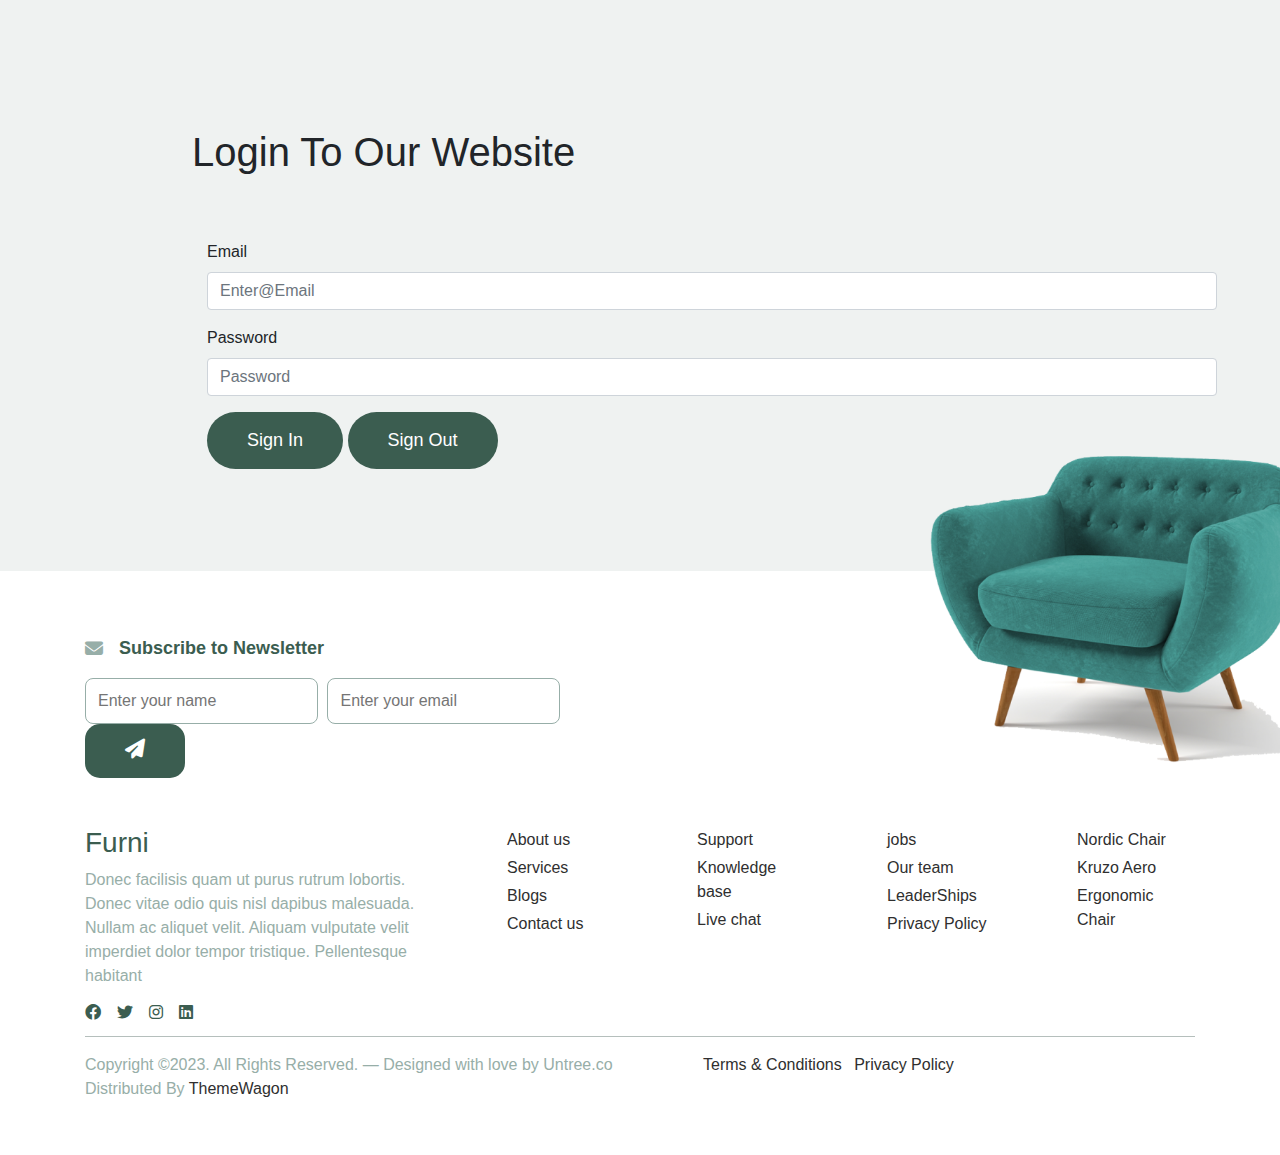
<file: login.html>
<!DOCTYPE html>
<html lang="en">
<head>
    <meta charset="UTF-8">
    <meta name="viewport" content="width=device-width, initial-scale=1.0">
    <title>furni</title>
    
    
    <!-- bootstrap -->
    <link rel="stylesheet" href="css/bootstrap.min.css">
    <!-- Or -->
    <link rel="stylesheet" href="https://cdn.jsdelivr.net/npm/bootstrap@4.6.2/dist/css/bootstrap.min.css" integrity="sha384-xOolHFLEh07PJGoPkLv1IbcEPTNtaed2xpHsD9ESMhqIYd0nLMwNLD69Npy4HI+N" crossorigin="anonymous">
    <!-- fontAseam -->
    <link rel="stylesheet" href="css/all.min.css">
    <!-- css file -->
    <link rel="stylesheet" href="css/style.css">
</head>
<body>

 <!-- end header -->
 <div class="ifno pr-5 ">
  <div class="container">
      <div class="row">
        <h1>Login To Our Website</h1>
          <div class="col-md-12 mt-5">
            <h1 id="error"></h1>
          </div>
          <!-- <div class="col-md-6 ">
              <div class="form-group">
                  <label for="fname">First Name</label>
                  <input type="text" name="fname" id="frname" placeholder="First Name" class="form-control">
              </div>
          </div> -->
          <!-- <div class="col-md-6">
              <div class="form-group">
                  <label for="lname">Last Name</label>
                  <input type="text" name="lname" id="laname" placeholder="Last Name" class="form-control">
              </div>
          </div> -->
          <div class="col-md-12">
              <div class="form-group">
                  <label for="email">Email</label>
                  <input type="email" name="email" id="emil" placeholder="Enter@Email" class="form-control">
              </div>
          </div>
          <div class="col-md-12">
              <div class="form-group">
                  <label for="Password">Password</label>
                  <input type="password" name="pasw" id="password" placeholder="Password" class="form-control">
              </div>
          </div>
          <div class="col-md-12">
            <button type="submit" id="valid">Sign In</button>
            <button type="submit" id="log">Sign Out</button>
          </div>
      </div>
  </div>
</div>
<!-- end info -->

 <!-- start footer -->
 <div class="footer">
    <div class="container">
      <div class="row">
        <div class="col-md-6">
         <div class="email d-flex ">
          <i class="fa-solid fa-envelope mr-3 mt-1"></i>
          <p>Subscribe to Newsletter</p>
         </div>
         <form action="#">
          <input type="text" placeholder="Enter your name" name="name">
          <input type="email" name="email" id="" placeholder="Enter your email">
          <button type="submit"><i class="fa-solid fa-paper-plane"></i></button>
         </form>
        </div>
        <div class="col-md-6">
          <img src="images/sofa.png" alt="" width="400px">
        </div>
        <div class="col-md-4 mt-5 foot">
          <h3>Furni</h3>
          <p>Donec facilisis quam ut purus rutrum lobortis. Donec vitae odio quis nisl dapibus malesuada. Nullam ac aliquet velit. Aliquam vulputate velit imperdiet dolor tempor tristique. Pellentesque habitant</p>
          <div class="icon d-flex">
            <i class="fa-brands fa-facebook mr-3 "></i>
            <i class="fa-brands fa-twitter mr-3"></i>
            <i class="fa-brands fa-instagram mr-3"></i>
            <i class="fa-brands fa-linkedin mr-3"></i>
          </div>
        </div>
        <div class="col-md-2 mt-5">
          <ul>
            <li><a href="#">About us</a></li>
            <li><a href="#">Services</a></li>
            <li><a href="#">Blogs</a></li>
            <li><a href="#">Contact us</a></li>
          </ul>
        </div>
        <div class="col-md-2 mt-5">
          <ul>
            <li><a href="#">Support</a></li>
            <li><a href="#">Knowledge base</a></li>
            <li><a href="#">Live chat</a></li>
          </ul>
        </div>
        <div class="col-md-2 mt-5">
          <ul>
            <li><a href="#">jobs</a></li>
            <li><a href="#">Our team</a></li>
            <li><a href="#">LeaderShips</a></li>
            <li><a href="#">Privacy Policy</a></li>
          </ul>
        </div>
        <div class="col-md-2 mt-5">
          <ul>
            <li><a href="#">Nordic Chair</a></li>
            <li><a href="#">Kruzo Aero</a></li>
            <li><a href="#">Ergonomic Chair</a></li>
          </ul>
        </div>
        
      </div>
      <hr>
      <div class="row">
        <div class="col-md-6">
          <p>Copyright ©2023. All Rights Reserved. — Designed with love by Untree.co Distributed By <span>ThemeWagon</span></p>
        </div>
        <div class="col-md-6 ">
          <a href="#" class="ml-5">Terms & Conditions</a>
          <a href="#" class="ml-2">Privacy Policy</a>
        </div>
      </div>
    </div>
  </div>
  <!-- end footer -->
    <script src="https://cdn.jsdelivr.net/npm/jquery@3.5.1/dist/jquery.slim.min.js" integrity="sha384-DfXdz2htPH0lsSSs5nCTpuj/zy4C+OGpamoFVy38MVBnE+IbbVYUew+OrCXaRkfj" crossorigin="anonymous"></script>
    <script src="https://cdn.jsdelivr.net/npm/popper.js@1.16.1/dist/umd/popper.min.js" integrity="sha384-9/reFTGAW83EW2RDu2S0VKaIzap3H66lZH81PoYlFhbGU+6BZp6G7niu735Sk7lN" crossorigin="anonymous"></script>
    <script src="https://cdn.jsdelivr.net/npm/bootstrap@4.6.2/dist/js/bootstrap.min.js" integrity="sha384-+sLIOodYLS7CIrQpBjl+C7nPvqq+FbNUBDunl/OZv93DB7Ln/533i8e/mZXLi/P+" crossorigin="anonymous"></script>
    <!-- js -->
    <script src="js/login.js"></script> 
    <script src="js/main.js"></script>
</body>
</html>
</file>
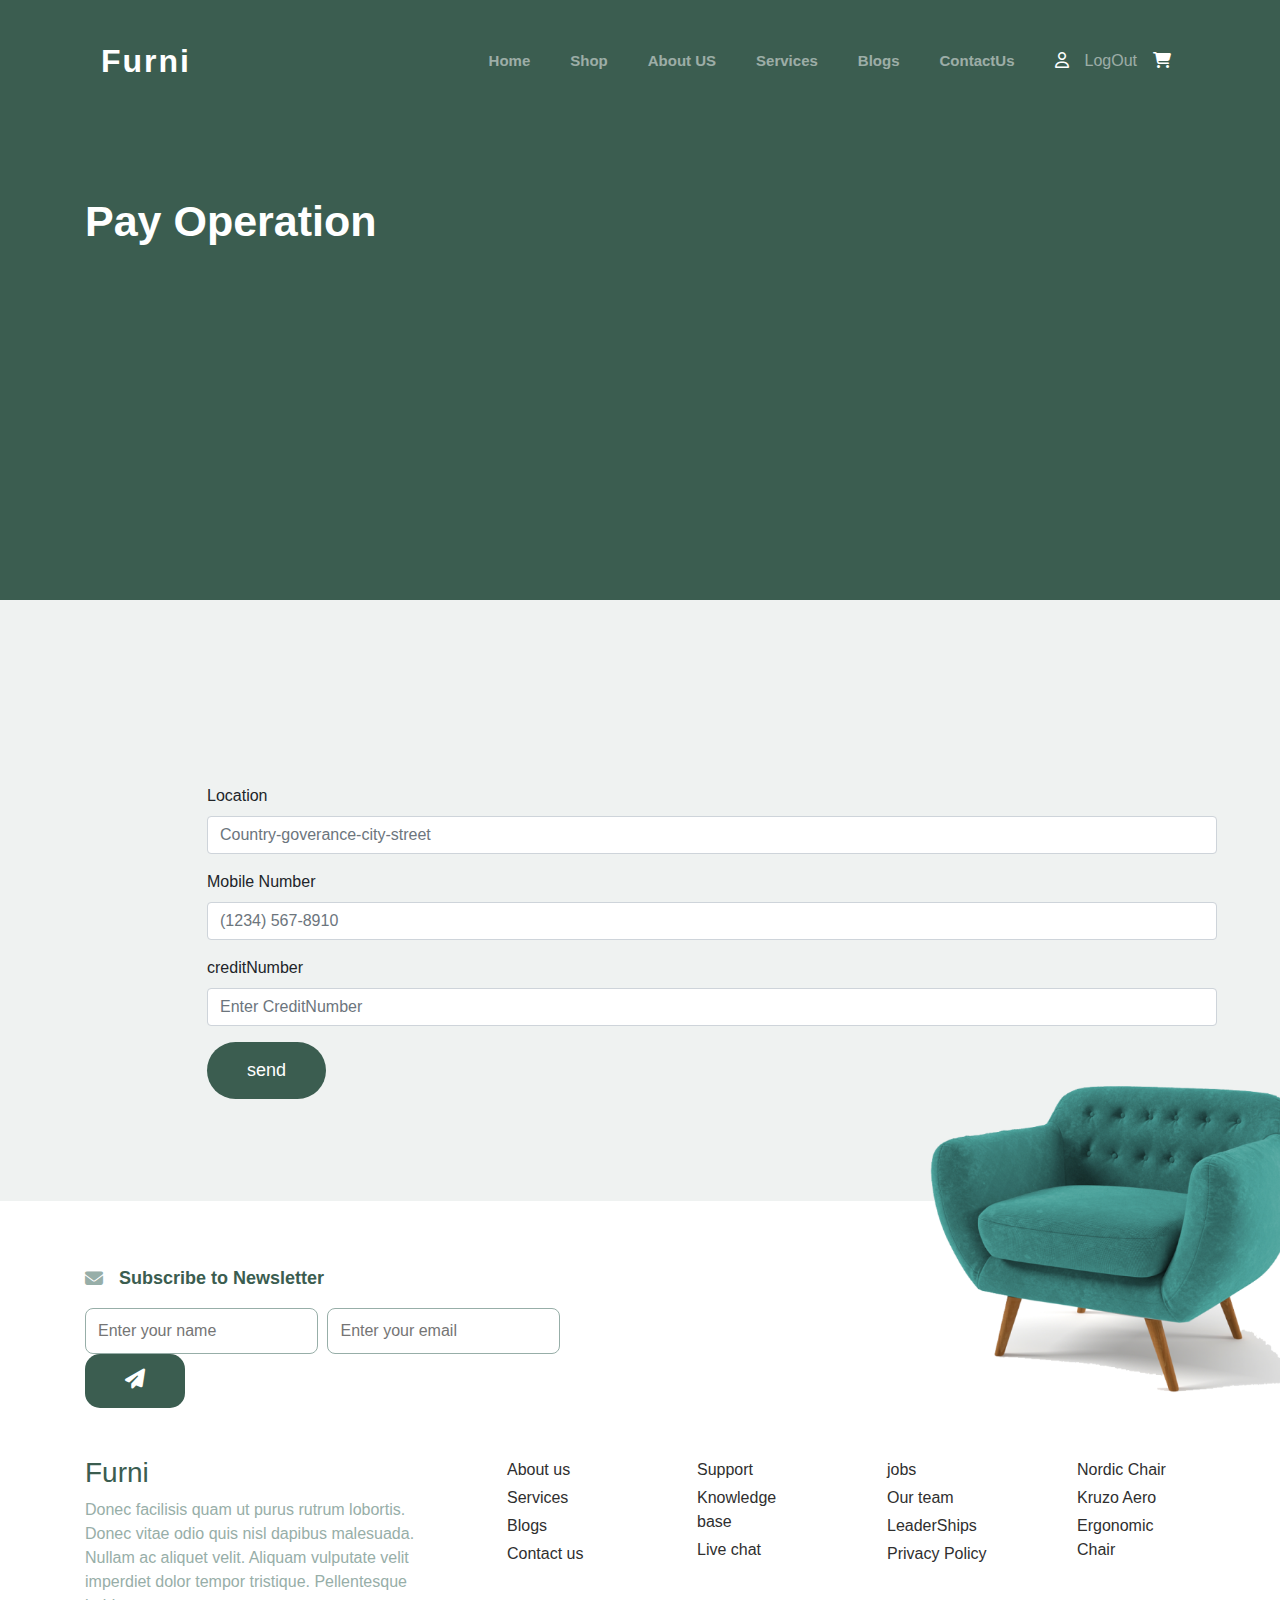
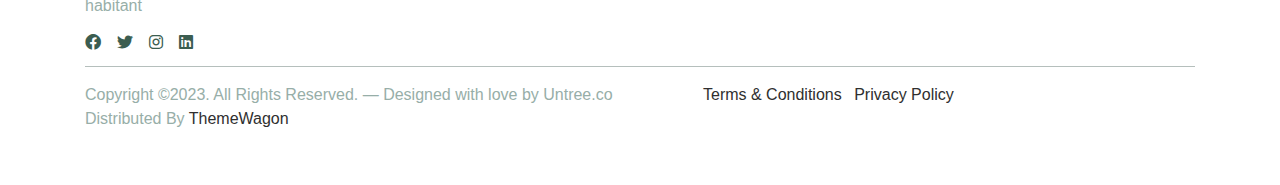
<file: pay.html>
<!DOCTYPE html>
<html lang="en">
<head>
    <meta charset="UTF-8">
    <meta name="viewport" content="width=device-width, initial-scale=1.0">
    <title>furni</title>
    
    
    <!-- bootstrap -->
    <link rel="stylesheet" href="css/bootstrap.min.css">
    <!-- Or -->
    <link rel="stylesheet" href="https://cdn.jsdelivr.net/npm/bootstrap@4.6.2/dist/css/bootstrap.min.css" integrity="sha384-xOolHFLEh07PJGoPkLv1IbcEPTNtaed2xpHsD9ESMhqIYd0nLMwNLD69Npy4HI+N" crossorigin="anonymous">
    <!-- fontAseam -->
    <link rel="stylesheet" href="css/all.min.css">
    <!-- css file -->
    <link rel="stylesheet" href="css/style.css">
</head>
<body>
    <!-- start header -->
   <div class="header">
    <div class="container">
        <div class="row">
            <!-- navbar -->
            <div class="col-md-12 mt-4">
                <nav class="navbar navbar-expand-lg navbar-dark">
                    <a class="navbar-brand logo" href="index.html">Furni</a>
                    <button class="navbar-toggler" type="button" data-toggle="collapse" data-target="#navbarSupportedContent" aria-controls="navbarSupportedContent" aria-expanded="false" aria-label="Toggle navigation">
                      <span class="navbar-toggler-icon"></span>
                    </button>
                  
                    <div class="collapse navbar-collapse" id="navbarSupportedContent">
                      <ul class="navbar-nav ml-auto item">
                        <li class="nav-item  mr-4">
                          <a class="nav-link" href="home.html">Home</a>
                        </li>
                        <li class="nav-item mr-4">
                          <a class="nav-link" href="shop.html">Shop</a>
                        </li>
                        <li class="nav-item  mr-4">
                            <a class="nav-link" href="aboutUs.html">About US  <span class="sr-only">(current)</span></a>
                        </li>
                        <li class="nav-item mr-4">
                            <a class="nav-link" href="Services.html">Services</a>
                        </li>
                        <li class="nav-item mr-4">
                            <a class="nav-link" href="#">Blogs</a>
                        </li>
                        <li class="nav-item mr-4">
                            <a class="nav-link" href="contact.html">ContactUs</a>
                        </li> 
                        <!-- <li class="nav-item">
                            <a class="nav-link" href="register.html">Resister</a>
                        </li> -->
                      </ul>
                      <ul class="navbar-nav ">
                        
                        <li class="nav-item  active">
                          <a class="nav-link" href="login.html" id="user"  title="Logout"><i class="fa-regular fa-user"></i></a>
                        </li>
                        <li class="nav-item">
                          <a class="nav-link" href="#" id="logout">LogOut</a>
                        </li>
                        <li class="nav-item active">
                          <a class="nav-link" href="#">
                            <i class="fa-solid fa-cart-shopping shopping">
                              <sup></sup>
                            </i>
                          </a>
                        </li>
                        <div class="box">
                            <div></div>
                            <a href="card.html">
                              <button>See Products</button>
                            </a>
                        </div>
                      </ul>
                    </div>
                  </nav>
            </div>
            <!-- end navbar -->
            <!-- start header left -->
            <div class="col-md-6 mt-5">
              <h1 class="mt-5">Pay Operation</h1>
            </div>
            <!-- end header left -->
        </div>
    </div>
   </div>
   <!-- end header -->
   <!-- start info -->
   <div class="ifno pr-5 ">
    <div class="container">
        <div class="row">
            <div class="col-md-12 mt-5">
              <h1 id="error"></h1>
            </div>
            <div class="col-md-12">
                <div class="form-group">
                    <label for="Location">Location</label>
                    <input type="text" name="loc" id="loc" placeholder="Country-goverance-city-street" class="form-control">
                </div>
            </div>
            <div class="col-md-12">
                <div class="form-group">
                  <label for="Number">Mobile Number</label>
                  <input  type="text" name="" id="phone" class="form-control" placeholder="(1234) 567-8910">
                </div>
            </div>
            <div class="col-md-12">
                <div class="form-group">
                    <label for="creditNumber">creditNumber</label>
                    <input type="text" name="credit" id="credit" placeholder="Enter CreditNumber" class="form-control">
                </div>
            </div>
            <div class="col-md-12">
              <button type="submit" id="send">send</button>
            </div>
        </div>
    </div>
  </div>
  <!-- end info -->
  <!-- start footer -->
 <div class="footer">
    <div class="container">
      <div class="row">
        <div class="col-md-6">
         <div class="email d-flex ">
          <i class="fa-solid fa-envelope mr-3 mt-1"></i>
          <p>Subscribe to Newsletter</p>
         </div>
         <form action="#">
          <input type="text" placeholder="Enter your name" name="name">
          <input type="email" name="email" id="" placeholder="Enter your email">
          <button type="submit"><i class="fa-solid fa-paper-plane"></i></button>
         </form>
        </div>
        <div class="col-md-6">
          <img src="images/sofa.png" alt="" width="400px">
        </div>
        <div class="col-md-4 mt-5 foot">
          <h3>Furni</h3>
          <p>Donec facilisis quam ut purus rutrum lobortis. Donec vitae odio quis nisl dapibus malesuada. Nullam ac aliquet velit. Aliquam vulputate velit imperdiet dolor tempor tristique. Pellentesque habitant</p>
          <div class="icon d-flex">
            <i class="fa-brands fa-facebook mr-3 "></i>
            <i class="fa-brands fa-twitter mr-3"></i>
            <i class="fa-brands fa-instagram mr-3"></i>
            <i class="fa-brands fa-linkedin mr-3"></i>
          </div>
        </div>
        <div class="col-md-2 mt-5">
          <ul>
            <li><a href="#">About us</a></li>
            <li><a href="#">Services</a></li>
            <li><a href="#">Blogs</a></li>
            <li><a href="#">Contact us</a></li>
          </ul>
        </div>
        <div class="col-md-2 mt-5">
          <ul>
            <li><a href="#">Support</a></li>
            <li><a href="#">Knowledge base</a></li>
            <li><a href="#">Live chat</a></li>
          </ul>
        </div>
        <div class="col-md-2 mt-5">
          <ul>
            <li><a href="#">jobs</a></li>
            <li><a href="#">Our team</a></li>
            <li><a href="#">LeaderShips</a></li>
            <li><a href="#">Privacy Policy</a></li>
          </ul>
        </div>
        <div class="col-md-2 mt-5">
          <ul>
            <li><a href="#">Nordic Chair</a></li>
            <li><a href="#">Kruzo Aero</a></li>
            <li><a href="#">Ergonomic Chair</a></li>
          </ul>
        </div>
        
      </div>
      <hr>
      <div class="row">
        <div class="col-md-6">
          <p>Copyright ©2023. All Rights Reserved. — Designed with love by Untree.co Distributed By <span>ThemeWagon</span></p>
        </div>
        <div class="col-md-6 ">
          <a href="#" class="ml-5">Terms & Conditions</a>
          <a href="#" class="ml-2">Privacy Policy</a>
        </div>
      </div>
    </div>
  </div>
  <!-- end footer -->
    <script src="https://cdn.jsdelivr.net/npm/jquery@3.5.1/dist/jquery.slim.min.js" integrity="sha384-DfXdz2htPH0lsSSs5nCTpuj/zy4C+OGpamoFVy38MVBnE+IbbVYUew+OrCXaRkfj" crossorigin="anonymous"></script>
    <script src="https://cdn.jsdelivr.net/npm/popper.js@1.16.1/dist/umd/popper.min.js" integrity="sha384-9/reFTGAW83EW2RDu2S0VKaIzap3H66lZH81PoYlFhbGU+6BZp6G7niu735Sk7lN" crossorigin="anonymous"></script>
    <script src="https://cdn.jsdelivr.net/npm/bootstrap@4.6.2/dist/js/bootstrap.min.js" integrity="sha384-+sLIOodYLS7CIrQpBjl+C7nPvqq+FbNUBDunl/OZv93DB7Ln/533i8e/mZXLi/P+" crossorigin="anonymous"></script>
    <!-- js -->
    <!-- <script src="js/login.js"></script>  -->
    <script src="js/pay.js"></script>
    
    
</body>
</html>
</file>
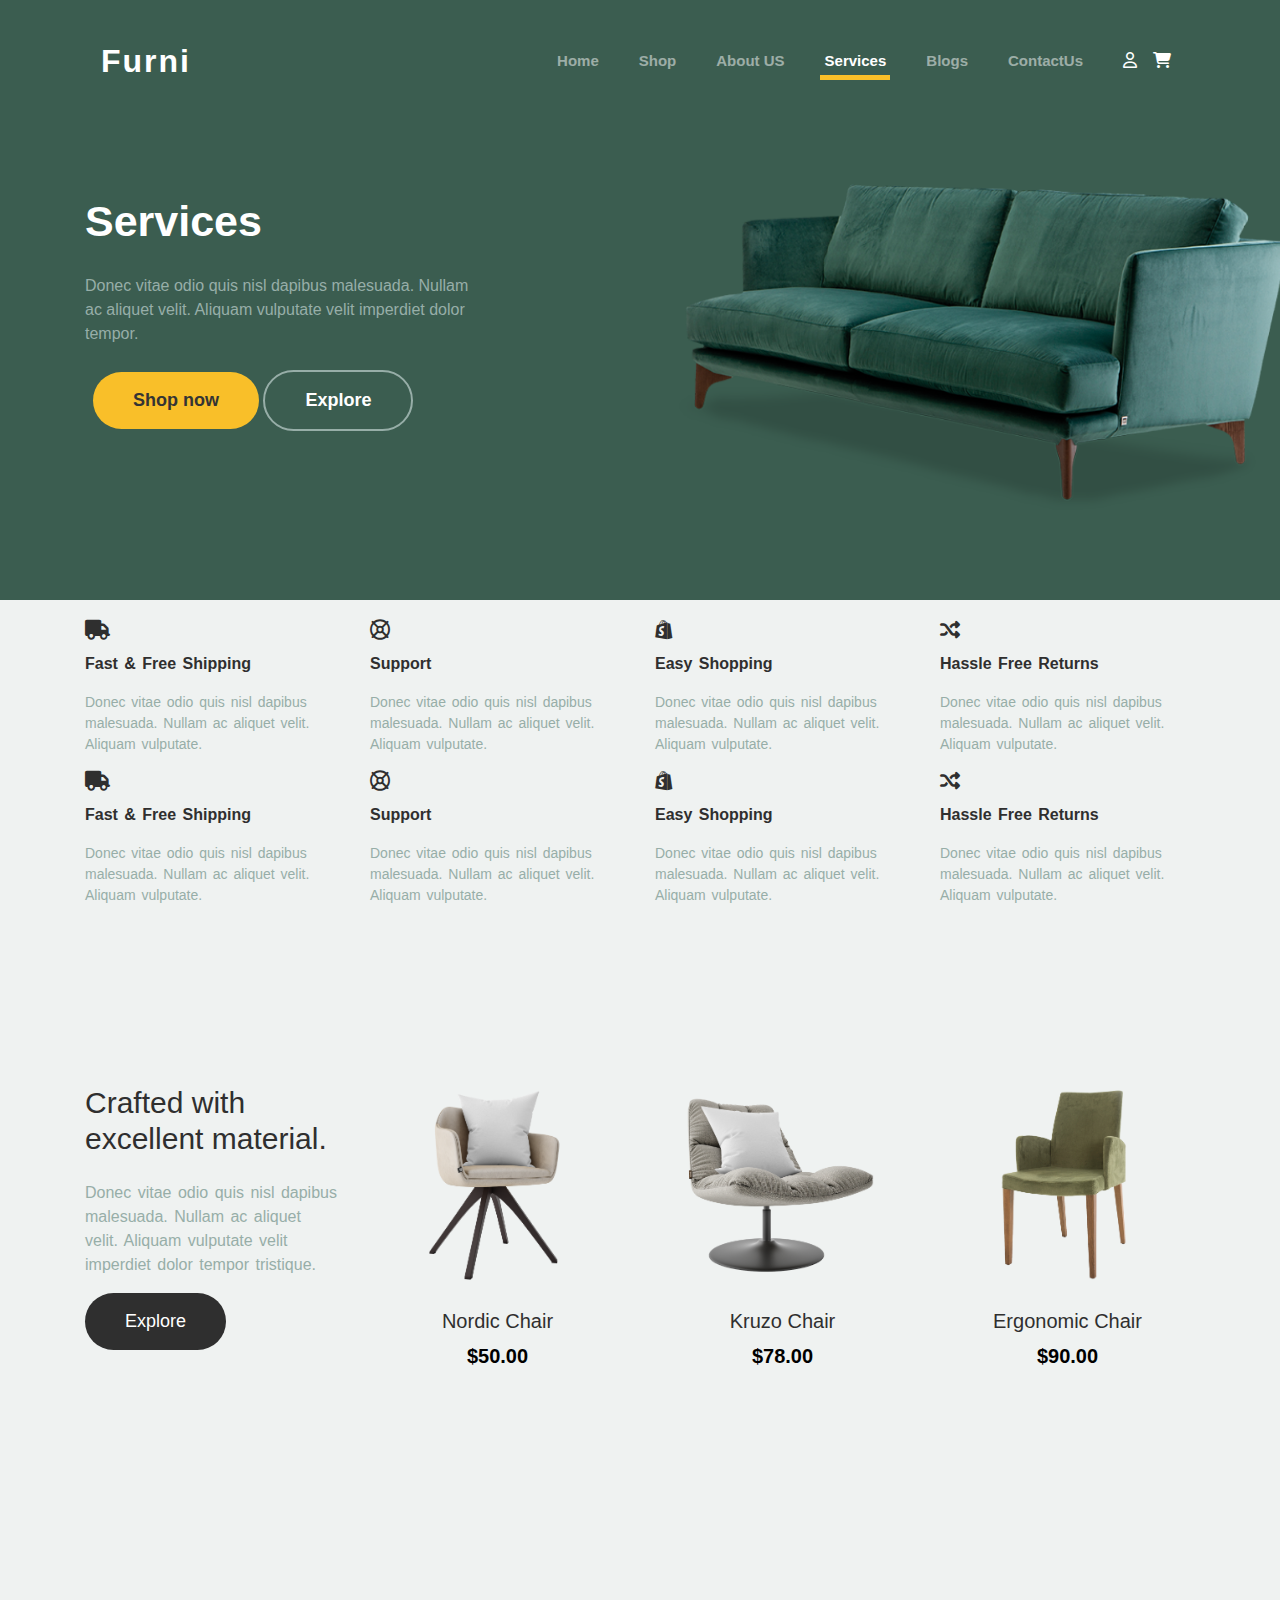
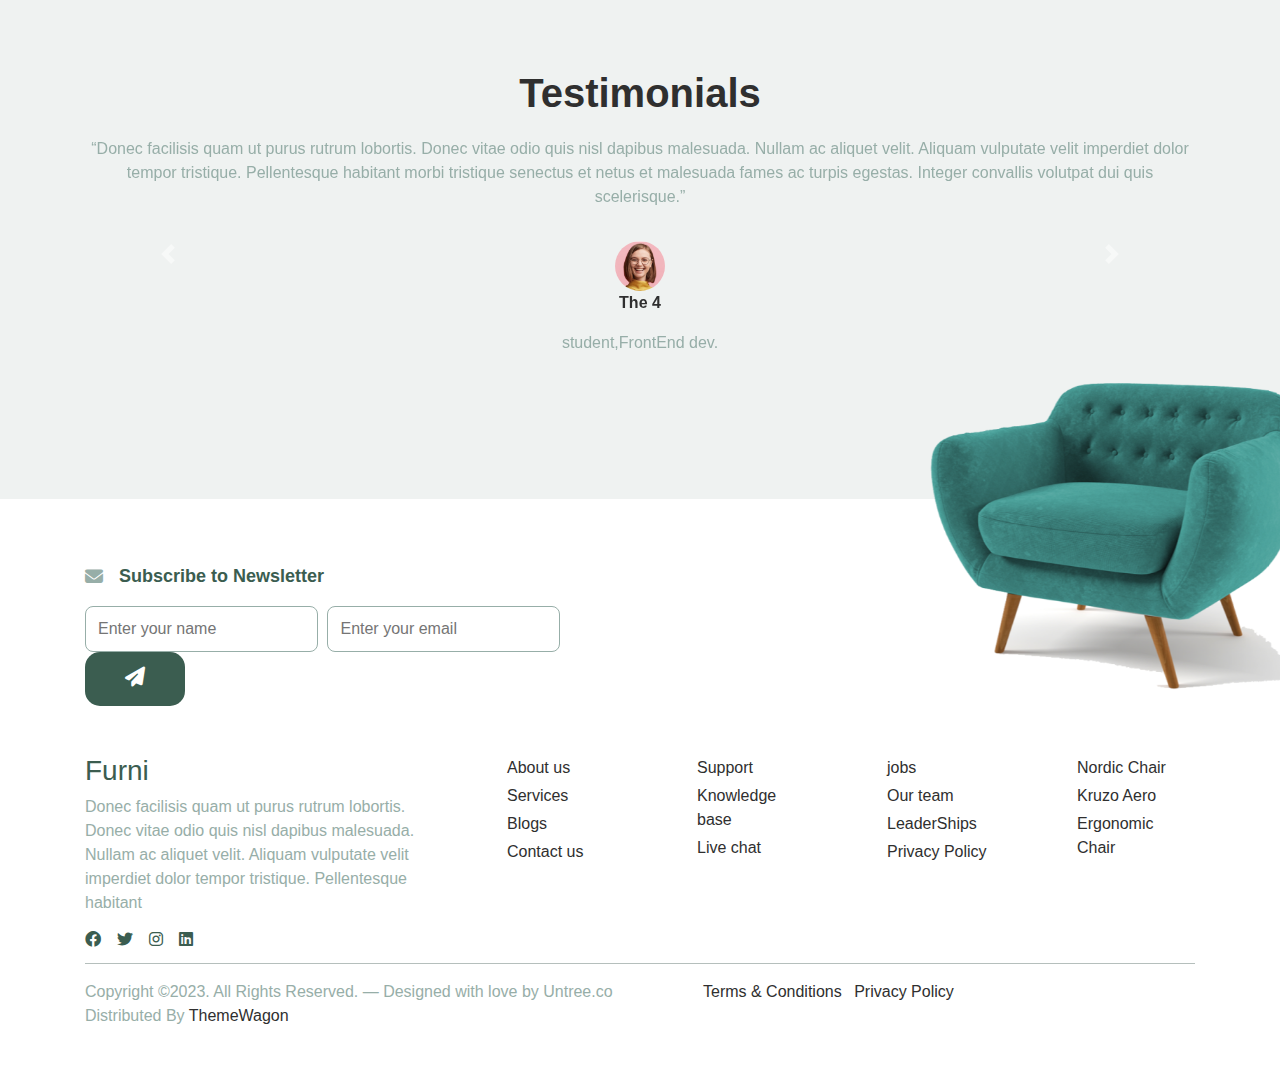
<file: Services.html>
<!DOCTYPE html>
<html lang="en">
<head>
    <meta charset="UTF-8">
    <meta name="viewport" content="width=device-width, initial-scale=1.0">
    <title>furni</title>
    <!-- font family -->
   
   <!-- bootstrap -->
   <link rel="stylesheet" href="css/bootstrap.min.css">
   <!-- Or -->
   <link rel="stylesheet" href="https://cdn.jsdelivr.net/npm/bootstrap@4.6.2/dist/css/bootstrap.min.css" integrity="sha384-xOolHFLEh07PJGoPkLv1IbcEPTNtaed2xpHsD9ESMhqIYd0nLMwNLD69Npy4HI+N" crossorigin="anonymous">
   <!-- fontAseam -->
   <link rel="stylesheet" href="css/all.min.css">
   <!-- css file -->
   <link rel="stylesheet" href="css/style.css">
</head>
<body>
    <!-- start header -->
    <div class="header">
        <div class="container">
            <div class="row">
                <!-- navbar -->
                <div class="col-md-12 mt-4">
                    <nav class="navbar navbar-expand-lg navbar-dark">
                        <a class="navbar-brand logo" href="index.html">Furni</a>
                        <button class="navbar-toggler" type="button" data-toggle="collapse" data-target="#navbarSupportedContent" aria-controls="navbarSupportedContent" aria-expanded="false" aria-label="Toggle navigation">
                          <span class="navbar-toggler-icon"></span>
                        </button>
                      
                        <div class="collapse navbar-collapse" id="navbarSupportedContent">
                          <ul class="navbar-nav ml-auto item">
                            <li class="nav-item  mr-4">
                              <a class="nav-link" href="home.html">Home</a>
                            </li>
                            <li class="nav-item mr-4">
                              <a class="nav-link" href="shop.html">Shop <span class="sr-only">(current)</span></a>
                            </li>
                            <li class="nav-item mr-4">
                                <a class="nav-link" href="aboutUs.html">About US  <span class="sr-only">(current)</span></a>
                            </li>
                            <li class="nav-item active mr-4">
                                <a class="nav-link" href="Services.html">Services</a>
                            </li>
                            <li class="nav-item mr-4">
                                <a class="nav-link" href="blog.html">Blogs</a>
                            </li>
                            <li class="nav-item mr-4">
                                <a class="nav-link" href="contact.html">ContactUs</a>
                            </li> 
                            <!-- <li class="nav-item">
                              <a class="nav-link" href="register.html">Resister</a>
                            </li> -->
                          </ul>
                          <ul class="navbar-nav ">
                            
                            <li class="nav-item  active">
                              <a class="nav-link" href="login.html" id="user"  title="Logout"><i class="fa-regular fa-user"></i></a>
                            </li>
                            <li class="nav-item active">
                              <a class="nav-link" href="#">
                                <i class="fa-solid fa-cart-shopping shopping">
                                  <sup></sup>
                                </i></a>
                            </li>
                            <div class="box">
                              <div></div>
                                <a href="card.html">
                                  <button>See Products</button>
                                </a>
                            </div>
                          </ul>
                        </div>
                      </nav>
                </div>
                <!-- end navbar -->
                <!-- start header left -->
                <div class="col-md-6 mt-5">
                  <h1 class="mt-5">Services</h1>
                  <p class="mt-4">Donec vitae odio quis nisl dapibus malesuada. Nullam ac aliquet velit. Aliquam vulputate velit imperdiet dolor tempor.</p>
                  <div class="butto mt-4">
                    <button class="shop-now ml-2"><a href="contact.html">Shop now</a></button>
                    <button class="explore"><a href="shop.html">Explore</a></button>
                  </div>
                </div>
                <!-- end header left -->
                <!-- start header right -->
                <div class="col-md-6">
                  <img src="images/couch.png" alt="" width="650px">
                </div>
                <!-- end header right -->
            </div>
        </div>
    </div>
    <!-- end header -->
    <!-- start service -->
    <div class="servic">
        <div class="container">
            <div class="row">
                <div class="col-md-3">
                    <i class="fa-solid fa-truck"></i>
                    <p class="title mt-2">Fast & Free Shipping</p>
                    <p class="exp">Donec vitae odio quis nisl dapibus malesuada. Nullam ac aliquet velit. Aliquam vulputate.</p>
                </div>
                <div class="col-md-3">
                    <i class="fa-regular fa-life-ring"></i>
                    <p class="title mt-2">Support</p>
                    <p class="exp">Donec vitae odio quis nisl dapibus malesuada. Nullam ac aliquet velit. Aliquam vulputate.</p>
                </div>
                <div class="col-md-3">
                    <i class="fa-brands fa-shopify"></i>
                    <p class="title mt-2">Easy Shopping</p>
                    <p class="exp">Donec vitae odio quis nisl dapibus malesuada. Nullam ac aliquet velit. Aliquam vulputate.</p>
                </div>
                <div class="col-md-3">
                    <i class="fa-solid fa-shuffle"></i>
                    <p class="title mt-2">Hassle Free Returns</p>
                    <p class="exp">Donec vitae odio quis nisl dapibus malesuada. Nullam ac aliquet velit. Aliquam vulputate.</p>
                </div>
                <div class="col-md-3">
                    <i class="fa-solid fa-truck"></i>
                    <p class="title mt-2">Fast & Free Shipping</p>
                    <p class="exp">Donec vitae odio quis nisl dapibus malesuada. Nullam ac aliquet velit. Aliquam vulputate.</p>
                </div>
                <div class="col-md-3">
                    <i class="fa-regular fa-life-ring"></i>
                    <p class="title mt-2">Support</p>
                    <p class="exp">Donec vitae odio quis nisl dapibus malesuada. Nullam ac aliquet velit. Aliquam vulputate.</p>
                </div>
                <div class="col-md-3">
                    <i class="fa-brands fa-shopify"></i>
                    <p class="title mt-2">Easy Shopping</p>
                    <p class="exp">Donec vitae odio quis nisl dapibus malesuada. Nullam ac aliquet velit. Aliquam vulputate.</p>
                </div>
                <div class="col-md-3">
                    <i class="fa-solid fa-shuffle"></i>
                    <p class="title mt-2">Hassle Free Returns</p>
                    <p class="exp">Donec vitae odio quis nisl dapibus malesuada. Nullam ac aliquet velit. Aliquam vulputate.</p>
                </div>
            </div>
        </div>
    </div>
    <!-- end servic -->
    <!-- start shops -->
    <div class="shops ">
        <div class="container">
          <div class="row">
            <div class="col-md-3 mt-5">
              <h3>Crafted with excellent material.</h3>
              <p class="mt-4">Donec vitae odio quis nisl dapibus malesuada. Nullam ac aliquet velit. Aliquam vulputate velit imperdiet dolor tempor tristique.</p>
              <button class="clic"><a href="shop.html">Explore</a></button>
            </div>
            <div class="col-md-3 mt-5">
              <img src="images/product-1.png" alt="" width="200px" class="ml-4">
              <h5 class="text-center mt-4">Nordic Chair</h5>
              <p class="text-center price ">$50.00</p>
            </div>
            <div class="col-md-3 mt-5 show">
              <img src="images/product-2.png" alt="" width="200px" class="ml-4">
              <h5 class="text-center mt-4 ">Kruzo Chair</h5>
              <p class="text-center price ">$78.00</p>  
            </div>
            <div class="col-md-3 mt-5 show ">
              <img src="images/product-3.png" alt="" width="200px" class="ml-4">
              <h5 class="text-center mt-4 ">Ergonomic Chair</h5>
              <p class="text-center price ">$90.00</p>
            </div>
          </div>
        </div>
      </div>
      <!-- end shops -->
      <!-- start persons -->
    <div class="person">
        <div class="container">
          <div class="row">
            <div class="col-md-12">
              <h1>Testimonials</h1>
              <div id="carouselExampleControls" class="carousel slide" data-ride="carousel">
                <div class="carousel-inner">
                  <div class="carousel-item active">
                    <p class="cont">“Donec facilisis quam ut purus rutrum lobortis. Donec vitae odio quis nisl dapibus malesuada. Nullam ac aliquet velit. Aliquam vulputate velit imperdiet dolor tempor tristique. Pellentesque habitant morbi tristique senectus et netus et malesuada fames ac turpis egestas. Integer convallis volutpat dui quis scelerisque.”</p>
                    <div class="per text-center">
                      <img src="images/person-1.jpg" class="mt-3" alt="...">
                      <p class="name">The 4</p>
                      <p class="cv">student,FrontEnd dev.</p>
                    </div>
                  </div>
                  <div class="carousel-item">
                    <p class="cont">“Donec facilisis quam ut purus rutrum lobortis. Donec vitae odio quis nisl dapibus malesuada. Nullam ac aliquet velit. Aliquam vulputate velit imperdiet dolor tempor tristique. Pellentesque habitant morbi tristique senectus et netus et malesuada fames ac turpis egestas. Integer convallis volutpat dui quis scelerisque.”</p>
                    <div class="per text-center">
                      <img src="images/person-1.jpg" class="mt-3" alt="...">
                      <p class="name">Lamia fekry</p>
                      <p class="cv">student,FrontEnd dev.</p>
                    </div>
                  </div>
                  <div class="carousel-item">
                    <p class="cont">“Donec facilisis quam ut purus rutrum lobortis. Donec vitae odio quis nisl dapibus malesuada. Nullam ac aliquet velit. Aliquam vulputate velit imperdiet dolor tempor tristique. Pellentesque habitant morbi tristique senectus et netus et malesuada fames ac turpis egestas. Integer convallis volutpat dui quis scelerisque.”</p>
                    <div class="per text-center">
                      <img src="images/person-1.jpg" class="mt-3" alt="...">
                      <p class="name">Lamia fekry</p>
                      <p class="cv">student,FrontEnd dev.</p>
                    </div>
                  </div>
                </div>
               <button class="carousel-control-prev" type="button" data-target="#carouselExampleControls" data-slide="prev">
                  <span class="carousel-control-prev-icon " aria-hidden="true"></span>
                  <span class="sr-only">Previous</span>
                </button>
                <button class="carousel-control-next" type="button" data-target="#carouselExampleControls" data-slide="next">
                  <span class="carousel-control-next-icon" aria-hidden="true"></span>
                  <span class="sr-only bg-dark">Next</span>
                </button>
              </div>
            </div>
          </div>
        </div>
      </div>
      <!-- end persons -->
      <!-- start footer -->
      <div class="footer">
        <div class="container">
          <div class="row">
            <div class="col-md-6">
             <div class="email d-flex ">
              <i class="fa-solid fa-envelope mr-3 mt-1"></i>
              <p>Subscribe to Newsletter</p>
             </div>
             <form action="#">
              <input type="text" placeholder="Enter your name" name="name">
              <input type="email" name="email" id="" placeholder="Enter your email">
              <button type="submit"><i class="fa-solid fa-paper-plane"></i></button>
             </form>
            </div>
            <div class="col-md-6">
              <img src="images/sofa.png" alt="" width="400px">
            </div>
            <div class="col-md-4 mt-5 foot">
              <h3>Furni</h3>
              <p>Donec facilisis quam ut purus rutrum lobortis. Donec vitae odio quis nisl dapibus malesuada. Nullam ac aliquet velit. Aliquam vulputate velit imperdiet dolor tempor tristique. Pellentesque habitant</p>
              <div class="icon d-flex">
                <i class="fa-brands fa-facebook mr-3 "></i>
                <i class="fa-brands fa-twitter mr-3"></i>
                <i class="fa-brands fa-instagram mr-3"></i>
                <i class="fa-brands fa-linkedin mr-3"></i>
              </div>
            </div>
            <div class="col-md-2 mt-5">
              <ul>
                <li><a href="#">About us</a></li>
                <li><a href="#">Services</a></li>
                <li><a href="#">Blogs</a></li>
                <li><a href="#">Contact us</a></li>
              </ul>
            </div>
            <div class="col-md-2 mt-5">
              <ul>
                <li><a href="#">Support</a></li>
                <li><a href="#">Knowledge base</a></li>
                <li><a href="#">Live chat</a></li>
              </ul>
            </div>
            <div class="col-md-2 mt-5">
              <ul>
                <li><a href="#">jobs</a></li>
                <li><a href="#">Our team</a></li>
                <li><a href="#">LeaderShips</a></li>
                <li><a href="#">Privacy Policy</a></li>
              </ul>
            </div>
            <div class="col-md-2 mt-5">
              <ul>
                <li><a href="#">Nordic Chair</a></li>
                <li><a href="#">Kruzo Aero</a></li>
                <li><a href="#">Ergonomic Chair</a></li>
              </ul>
            </div>
            
          </div>
          <hr>
          <div class="row">
            <div class="col-md-6">
              <p>Copyright ©2023. All Rights Reserved. — Designed with love by Untree.co Distributed By <span>ThemeWagon</span></p>
            </div>
            <div class="col-md-6 ">
              <a href="#" class="ml-5">Terms & Conditions</a>
              <a href="#" class="ml-2">Privacy Policy</a>
            </div>
          </div>
        </div>
      </div>
      <!-- end footer -->
    <!-- bootstrap js -->
    <script src="https://cdn.jsdelivr.net/npm/jquery@3.5.1/dist/jquery.slim.min.js" integrity="sha384-DfXdz2htPH0lsSSs5nCTpuj/zy4C+OGpamoFVy38MVBnE+IbbVYUew+OrCXaRkfj" crossorigin="anonymous"></script>
    <script src="https://cdn.jsdelivr.net/npm/popper.js@1.16.1/dist/umd/popper.min.js" integrity="sha384-9/reFTGAW83EW2RDu2S0VKaIzap3H66lZH81PoYlFhbGU+6BZp6G7niu735Sk7lN" crossorigin="anonymous"></script>
    <script src="https://cdn.jsdelivr.net/npm/bootstrap@4.6.2/dist/js/bootstrap.min.js" integrity="sha384-+sLIOodYLS7CIrQpBjl+C7nPvqq+FbNUBDunl/OZv93DB7Ln/533i8e/mZXLi/P+" crossorigin="anonymous"></script>
    <!-- js -->
    <!-- <script src="js/main.js"></script> -->
    
</body>
</html>
</file>
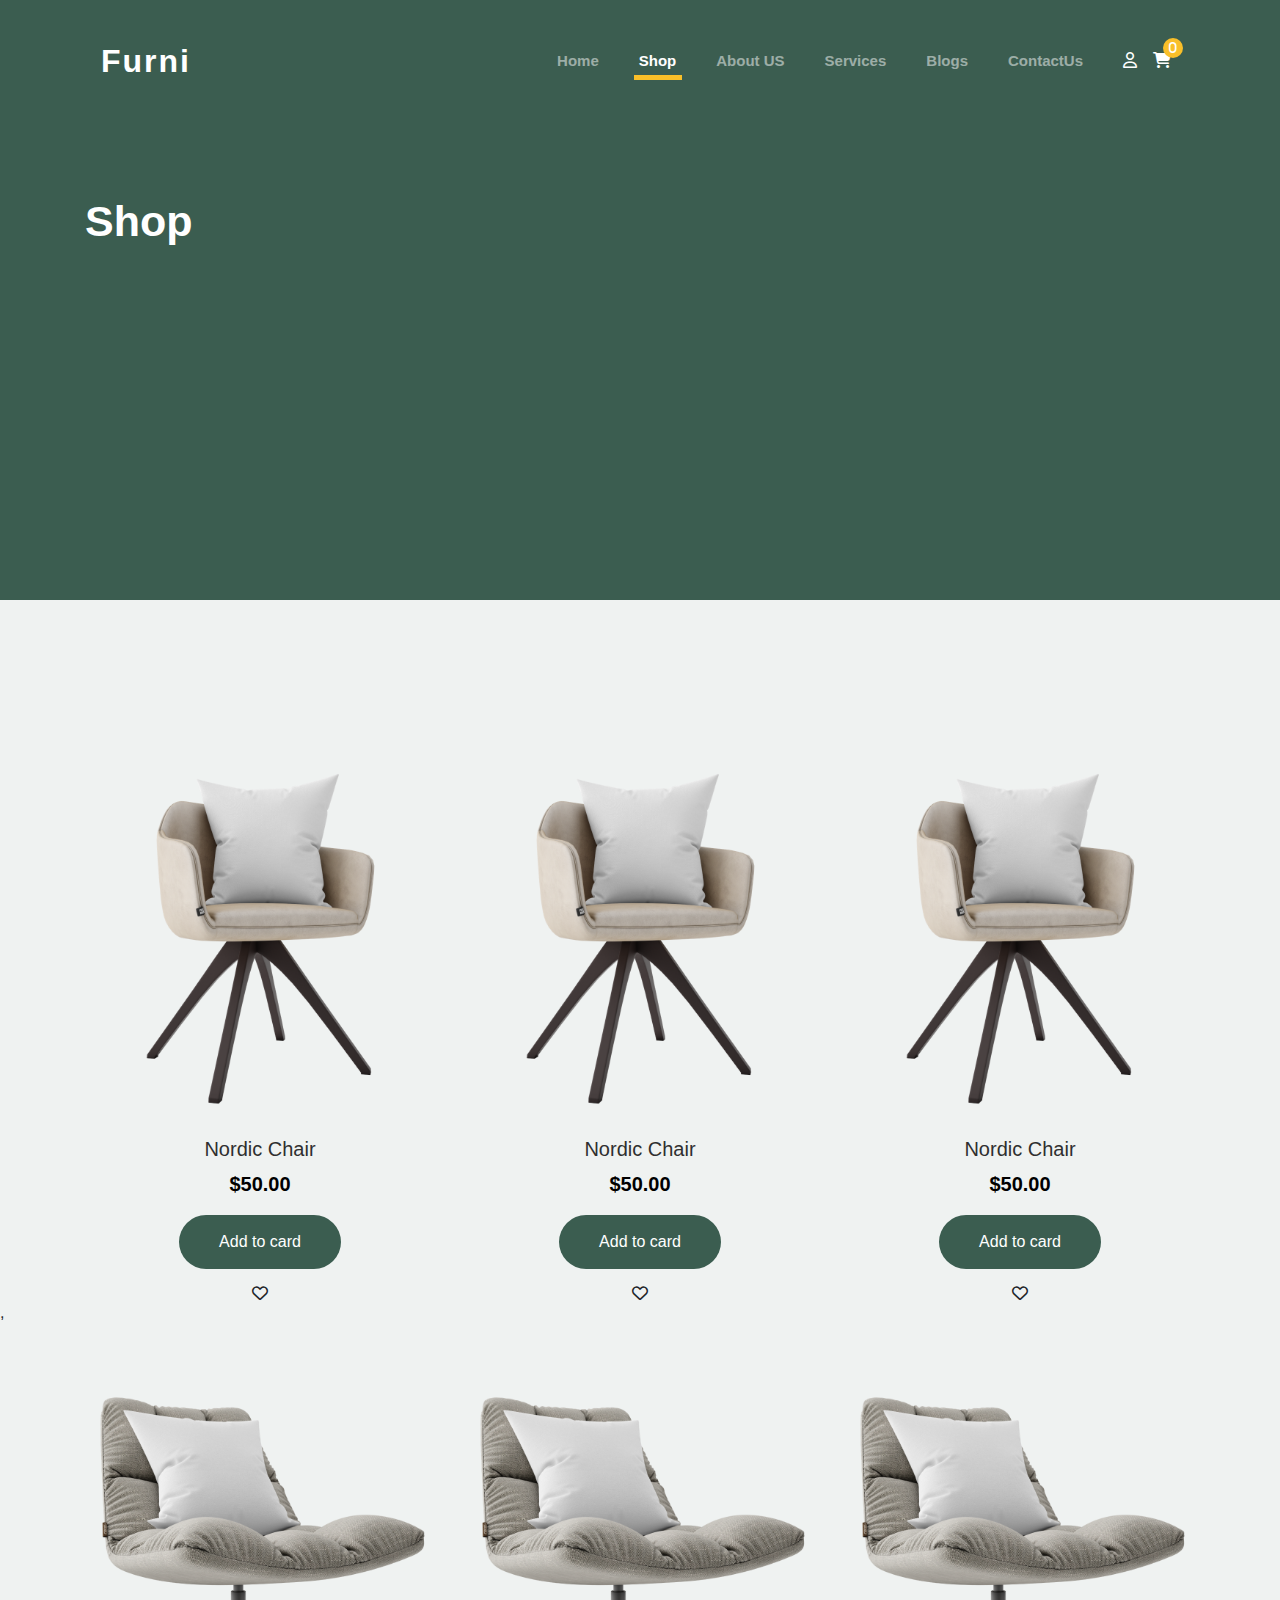
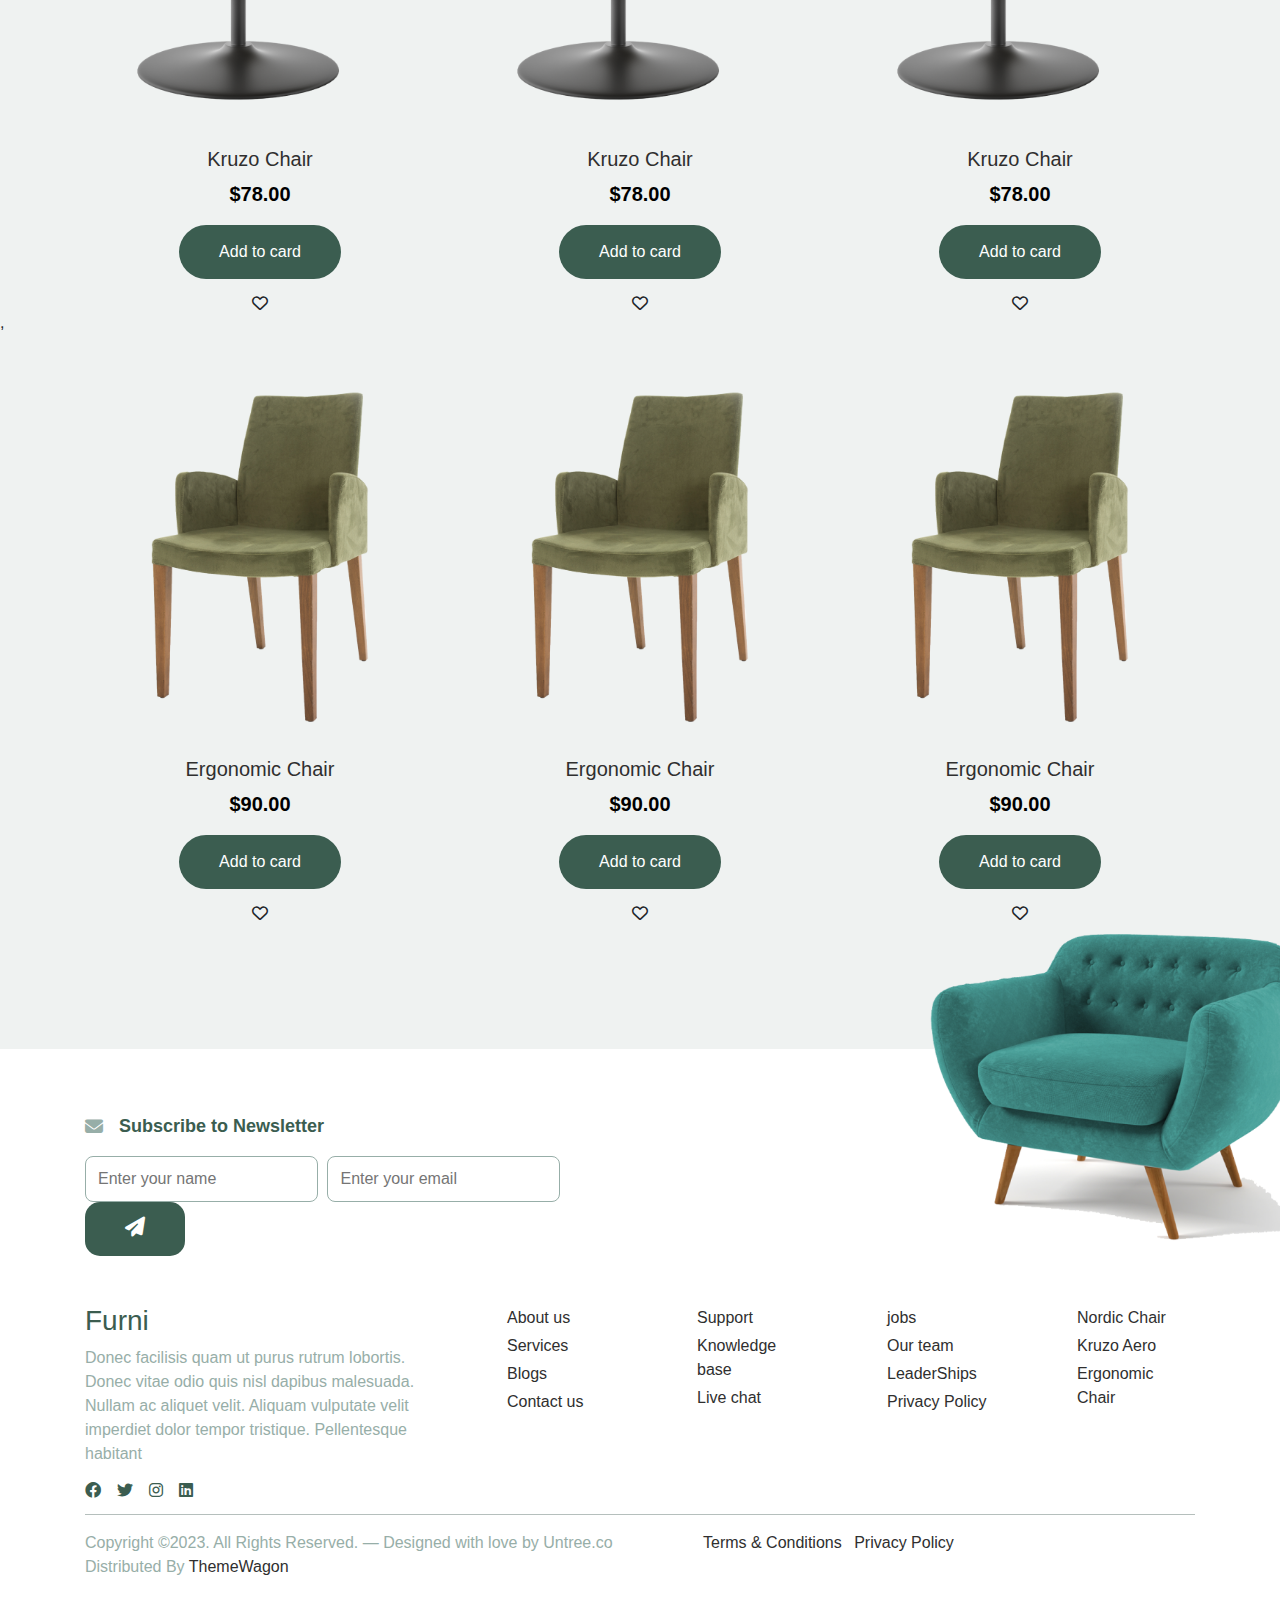
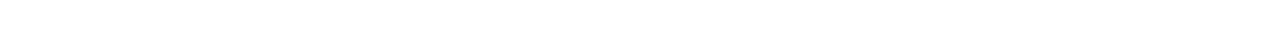
<file: shop.html>
<!DOCTYPE html>
<html lang="en">
<head>
    <meta charset="UTF-8">
    <meta name="viewport" content="width=device-width, initial-scale=1.0">
    <title>furni</title>
     <!-- font family -->
    
    <!-- bootstrap -->
    <link rel="stylesheet" href="css/bootstrap.min.css">
    <!-- Or -->
    <link rel="stylesheet" href="https://cdn.jsdelivr.net/npm/bootstrap@4.6.2/dist/css/bootstrap.min.css" integrity="sha384-xOolHFLEh07PJGoPkLv1IbcEPTNtaed2xpHsD9ESMhqIYd0nLMwNLD69Npy4HI+N" crossorigin="anonymous">
    <!-- fontAseam -->
    <link rel="stylesheet" href="css/all.min.css">
    <!-- css file -->
    <link rel="stylesheet" href="css/style.css">
</head>
<body>
    <!-- start header -->
    <div class="header">
        <div class="container">
            <div class="row">
                <!-- navbar -->
                <div class="col-md-12 mt-4">
                    <nav class="navbar navbar-expand-lg navbar-dark">
                        <a class="navbar-brand logo" href="index.html">Furni</a>
                        <button class="navbar-toggler" type="button" data-toggle="collapse" data-target="#navbarSupportedContent" aria-controls="navbarSupportedContent" aria-expanded="false" aria-label="Toggle navigation">
                          <span class="navbar-toggler-icon"></span>
                        </button>
                      
                        <div class="collapse navbar-collapse" id="navbarSupportedContent">
                          <ul class="navbar-nav ml-auto item">
                            <li class="nav-item  mr-4">
                              <a class="nav-link" href="home.html">Home <span class="sr-only">(current)</span></a>
                            </li>
                            <li class="nav-item active mr-4">
                              <a class="nav-link" href="shop.html">Shop</a>
                            </li>
                            <li class="nav-item mr-4">
                                <a class="nav-link" href="aboutUs.html">About US</a>
                            </li>
                            <li class="nav-item mr-4">
                                <a class="nav-link" href="Services.html">Services</a>
                            </li>
                            <li class="nav-item mr-4">
                                <a class="nav-link" href="blog.html">Blogs</a>
                            </li>
                            <li class="nav-item mr-4">
                                <a class="nav-link" href="contact.html">ContactUs</a>
                            </li> 
                            
                          </ul>
                          <ul class="navbar-nav ">
                            
                            <li class="nav-item  active">
                              <a class="nav-link" href="login.html" id="user"  title="Logout"><i class="fa-regular fa-user"></i></a>
                            </li>
                            <li class="nav-item active">
                              <a class="nav-link" href="#">
                                <i class="fa-solid fa-cart-shopping shopping">
                                  <sup></sup>
                                </i></a>
                            </li>
                            <div class="box">
                              <div></div>
                                <a href="card.html">
                                  <button>See Products</button>
                                </a>
                            </div>
                          </ul>
                        </div>
                      </nav>
                </div>
                <!-- end navbar -->
                <!-- start header left -->
                <div class="col-md-6 mt-5">
                  <h1 class="mt-5">Shop</h1>
                </div>
                <!-- end header left -->
            </div>
        </div>
    </div>
    <!-- end header -->
    <!-- start shops -->
    <div class="shops ">
      <div class="products">
        
      </div>
        <!-- <div class="container">
            <div class="row">
                <div class="col-md-3 mt-5">
                    <img src="images/product-1.png" alt=""  >
                    <div class="data text-center">
                      <h5 class=" mt-4 ">Nordic Chair</h5>
                      <p class=" price ">$50.00</p>
                      <button type="button"class="btn clic">Add to card</button>
                      <i class="fa-regular fa-heart d-block mt-3"></i>
                    </div>
                </div>
                <div class="col-md-3 mt-5 ">
                    <img src="images/product-2.png" alt=""  >
                    <div class="data text-center">
                      <h5 class=" mt-4 ">Kruzo Chair</h5>
                      <p class=" price ">$78.00</p> 
                      <button type="button"  class="btn  clic">Add to card</button>
                      <i class="fa-regular fa-heart d-block mt-3"></i>
                    </div>
                   
                </div>
                <div class="col-md-3 mt-5">
                    <img src="images/product-3.png" alt=""  >
                    <div class="data text-center">
                      <h5 class="mt-4 ">Ergonomic Chair</h5>
                      <p class=" price ">$90.00</p>
                      <button type="button" class="btn  clic">Add to card</button>
                      <i class="fa-regular fa-heart d-block mt-3"></i>
                    </div>
                    
                </div>
                <div class="col-md-3 mt-5">
                    <img src="images/product-1.png" alt=""  >
                    <div class="data text-center">
                      <h5 class="mt-4">Nordic Chair</h5>
                      <p class="price ">$50.00</p>
                      <button type="button" class="btn  clic">Add to card</button>
                      <i class="fa-regular fa-heart d-block mt-3"></i>
                    </div>
                    
                </div>
                <div class="col-md-3 mt-5 ">
                    <img src="images/product-3.png" alt="" >
                    <div class="data text-center">
                      <h5 class=" mt-4 ">Ergonomic Chair</h5>
                      <p class=" price ">$90.00</p>
                      <button type="button" class="btn  clic">Add to card</button>
                      <i class="fa-regular fa-heart d-block mt-3"></i>
                    </div>
                    
                </div>
                <div class="col-md-3 mt-5" >
                    <img src="images/product-1.png" alt="" >
                    <div class="data text-center">
                      <h5 class="mt-4">Nordic Chair</h5>
                      <p class="price ">$50.00</p>
                      <button type="button" class="btn  clic">Add to card</button>
                      <i class="fa-regular fa-heart d-block mt-3"></i>
                    </div>
                </div>
                <div class="col-md-3 mt-5">
                    <img src="images/product-2.png" alt="" >
                    <div class="data text-center">
                      <h5 class="mt-4 ">Kruzo Chair</h5>
                      <p class="price ">$78.00</p>  
                      <button type="button" class="btn  clic">Add to card</button>
                      <i class="fa-regular fa-heart d-block mt-3"></i>
                    </div>
                    
                </div>
                <div class="col-md-3 mt-5">
                    <img src="images/product-1.png" alt="" >
                    <div class="data text-center">
                      <h5 class="mt-4">Nordic Chair</h5>
                      <p class="price ">$50.00</p>
                      <button type="button" class="btn  clic">Add to card</button>
                      <i class="fa-regular fa-heart d-block mt-3"></i>
                    </div>  
                </div>
                <div class="col-md-3 mt-5">
                    <img src="images/product-1.png" alt="" >
                    <div class="data text-center">
                      <h5 class="mt-4">Nordic Chair</h5>
                      <p class="price ">$50.00</p>
                      <button type="button" class="btn  clic">Add to card</button>
                      <i class="fa-regular fa-heart d-block mt-3"></i>
                    </div>
                    
                </div>
                <div class="col-md-3 mt-5">
                    <img src="images/product-2.png" alt="" >
                    <div class="data text-center">
                      <h5 class="mt-4 ">Kruzo Chair</h5>
                      <p class="price ">$78.00</p> 
                      <button type="button" class="btn  clic">Add to card</button>
                      <i class="fa-regular fa-heart d-block mt-3"></i>
                    </div>
                    
                </div>
                <div class="col-md-3 mt-5 ">
                    <img src="images/product-3.png" alt="" >
                    <div class="data text-center">
                      <h5 class="mt-4 ">Ergonomic Chair</h5>
                      <p class="price ">$90.00</p>
                      <button type="button" class="btn  clic">Add to card</button>
                      <i class="fa-regular fa-heart d-block mt-3"></i>
                    </div>
                   
                </div>
                
            </div>
          </div>
        </div> -->

    </div>
    <!-- end shops -->
    <!-- start footer -->
    <div class="footer">
        <div class="container">
          <div class="row">
            <div class="col-md-6">
             <div class="email d-flex ">
              <i class="fa-solid fa-envelope mr-3 mt-1"></i>
              <p>Subscribe to Newsletter</p>
             </div>
             <form action="#">
              <input type="text" placeholder="Enter your name" name="name">
              <input type="email" name="email" id="" placeholder="Enter your email">
              <button type="submit"><i class="fa-solid fa-paper-plane"></i></button>
             </form>
            </div>
            <div class="col-md-6">
              <img src="images/sofa.png" alt="" width="400px">
            </div>
            <div class="col-md-4 mt-5 foot">
              <h3>Furni</h3>
              <p>Donec facilisis quam ut purus rutrum lobortis. Donec vitae odio quis nisl dapibus malesuada. Nullam ac aliquet velit. Aliquam vulputate velit imperdiet dolor tempor tristique. Pellentesque habitant</p>
              <div class="icon d-flex">
                <i class="fa-brands fa-facebook mr-3 "></i>
                <i class="fa-brands fa-twitter mr-3"></i>
                <i class="fa-brands fa-instagram mr-3"></i>
                <i class="fa-brands fa-linkedin mr-3"></i>
              </div>
            </div>
            <div class="col-md-2 mt-5">
              <ul>
                <li><a href="#">About us</a></li>
                <li><a href="#">Services</a></li>
                <li><a href="#">Blogs</a></li>
                <li><a href="#">Contact us</a></li>
              </ul>
            </div>
            <div class="col-md-2 mt-5">
              <ul>
                <li><a href="#">Support</a></li>
                <li><a href="#">Knowledge base</a></li>
                <li><a href="#">Live chat</a></li>
              </ul>
            </div>
            <div class="col-md-2 mt-5">
              <ul>
                <li><a href="#">jobs</a></li>
                <li><a href="#">Our team</a></li>
                <li><a href="#">LeaderShips</a></li>
                <li><a href="#">Privacy Policy</a></li>
              </ul>
            </div>
            <div class="col-md-2 mt-5">
              <ul>
                <li><a href="#">Nordic Chair</a></li>
                <li><a href="#">Kruzo Aero</a></li>
                <li><a href="#">Ergonomic Chair</a></li>
              </ul>
            </div>
            
          </div>
          <hr>
          <div class="row">
            <div class="col-md-6">
              <p>Copyright ©2023. All Rights Reserved. — Designed with love by Untree.co Distributed By <span>ThemeWagon</span></p>
            </div>
            <div class="col-md-6 ">
              <a href="#" class="ml-5">Terms & Conditions</a>
              <a href="#" class="ml-2">Privacy Policy</a>
            </div>
          </div>
        </div>
      </div>
      <!-- end footer -->
    <!-- bootstrap js -->
    <script src="https://cdn.jsdelivr.net/npm/jquery@3.5.1/dist/jquery.slim.min.js" integrity="sha384-DfXdz2htPH0lsSSs5nCTpuj/zy4C+OGpamoFVy38MVBnE+IbbVYUew+OrCXaRkfj" crossorigin="anonymous"></script>
    <script src="https://cdn.jsdelivr.net/npm/popper.js@1.16.1/dist/umd/popper.min.js" integrity="sha384-9/reFTGAW83EW2RDu2S0VKaIzap3H66lZH81PoYlFhbGU+6BZp6G7niu735Sk7lN" crossorigin="anonymous"></script>
    <script src="https://cdn.jsdelivr.net/npm/bootstrap@4.6.2/dist/js/bootstrap.min.js" integrity="sha384-+sLIOodYLS7CIrQpBjl+C7nPvqq+FbNUBDunl/OZv93DB7Ln/533i8e/mZXLi/P+" crossorigin="anonymous"></script>
    <!-- js -->
    <script src="js/products.js"></script>
    <script src="js/main.js"></script>
</body>
</html>
</file>
<file: css/style.css>
body{
    padding: 0;
    margin: 0;
    box-sizing: border-box;
    /* font-family:'Cairo', sans-serif;; */
}
html{
    scroll-behavior: smooth;
}
:root{
    --main-color:#3b5d50;
    --secont-color:#f9bf29;
    --transition: .10s all ease-in;
    --third-color:#97aea8;

}
/* start header */
.header{
    background-color: var(--main-color);
    min-height: 600px;
    position: relative;
    /* padding-bottom: 5%; */
}
/*  start nav */
.header .logo{
    color: white;
    font-size: 32px;
    font-weight: bold;
    letter-spacing: 2px;
}
.header .logo:hover{
    color: rgb(229, 226, 226);
}
.header .item li a{
    font-size: 15px;
    font-weight: bold;
    position: relative;
}
.header .item li a::before{
    content: "";
    position: absolute;
    width: 0;
    height: 5px;
    bottom: 0;
    left: 3px;
    background-color:var(--secont-color);
    transition:var(--transition);
    opacity: 1;
}
.header .item li.active a::before,
.header .item li a:hover::before{
    content: "";
    width: 90%;
}
@media screen and (max-width: 992px){
    .header .item li.active a::before,
    .header .item li a:hover::before{
    content: "";
    width: 0;
    display: none;
 }
}
/* end nav */
/* start header left */
.header h1{
    color: white;
    font-size: 43px;
    font-weight: bold;
    line-height: 1.3;
    width: 400px;
}
.header p{
    color: var(--third-color);
    width: 400px;
}
.header button{
    border: none;
    padding: 15px 40px;
    border-radius: 70px;
}
.header button.shop-now{
    background-color: var(--secont-color);
}
.header button.shop-now a{
    color:rgb(52, 52, 52) ;
    text-decoration: none;
    font-size: 18px;
    font-weight: bold;
}
.header button.explore {
    background-color: var(--main-color);
    border: 2px solid #97aea8 ;
}
.header button.explore:hover{
    border: 2px solid white ;
}
.header button.explore a{
    color: white;
    text-decoration: none;
    font-size: 18px;
    font-weight: bold;
}
/* card */

@media(max-width:1238px){
    .header img{
        width: 500px;
    }
}
@media only screen and (max-width: 768px){
    .header img{
        width: 300px;
    }
    .header p{
        
        width: 300px;
    }
    .header button.explore {
        margin-top: 10px;
        margin-left: 10px;
    }
}
/* end header left */
/* end header */
/* start shops */
.shops{
   padding-top: 9%;
    position: relative;
    background-color: #eff2f1;
    padding-bottom: 10%;
}
.shops h3{
    font-size: 30px;
    color: #2f2f2f;
}
.shops img{
    max-width: 100%;
}
.shops img:hover{
    /* transform: translateY(-10px); */
    transform:rotate(5deg);
}
.shops p{
 color: var(--third-color);
 word-spacing: 2px;
}
 .clic{
    border: none;
    padding: 15px 40px;
    border-radius: 70px;
    background-color:#2f2f2f ;
}
 .clic a{
    text-decoration: none;
    color: white;
    font-size: 18px;
}

 a:hover{
    color: white;
    text-decoration: none;
}
.shops h5{
    color: #2f2f2f;
}
.shops .price{
    color: black;
    font-weight: bold;
    font-size: 20px;
}
.shops .clic.btn{
   color: white;
   background-color: #3b5d50;
}
/* .shops .clic.btn:hover{
    transform: translateY(-10px);
    box-shadow: 0 10px 20px rgba(144, 142, 142, 0.2);
} */

/* end shops */
/* start abot */
.servic{
    background-color: #eff2f1;
    padding-top: 20px;
}
.servic h3{
    font-size: 30px;
    color: #2f2f2f;
}
.servic {
    color: var(--third-color);
    word-spacing: 2px;
   
}
.servic i{
    font-size: 20px;
    color:#2f2f2f;
}

.servic .title{
    color: #2f2f2f;
    font-weight: bold;
}
.servic .exp{
    
    font-size: 14px;
}
.servic img{
    margin-left:20%;
    border-radius: 15px;
}
@media only screen and (max-width: 768px){
    .servic img{
        margin-left:-7px !important;
        width: 300px;
    }
}

/* start services */
.services{
    background-color: #eff2f1;
    padding-top: 12%;
}
.services .img-grid{
    display: grid;
    grid-template-columns: repeat(27,1fr);
    position: relative;
}
.services .img-grid .grid{
    position: relative;
}
.services .img-grid .grid.grid-1{
    grid-column: 1 / span 18;
    grid-row: 1 / span 27;
}
.services .img-grid .grid.grid-1 img{
    max-width: 100%;
    border-radius: 20px;
}
.services .img-grid .grid.grid-2{
    grid-column: 19 / span 27;
    grid-row: 1 / span 5; 
}
.services .img-grid .grid.grid-2 img{
    max-width: 100%;
    border-radius: 20px;
    margin-left: 10px;
}
.services .img-grid .grid.grid-3{
    grid-column: 14 / span 16;
    grid-row: 6 / span 27;
}
.services .img-grid .grid.grid-3 img{
    max-width: 100%;
    border-radius: 20px;
    margin-top: 20px;
}
.services h3{
    font-size: 30px;
    color: #2f2f2f;
}
.services p{
    color: var(--third-color);
    word-spacing: 2px;
}
.services ul li{
    color: var(--third-color);
    word-spacing: 2px;
    list-style-type: circle;
}
.services p span a{
    color: #2f2f2f;
}
/* end services */
.person{
    background-color: #eff2f1;
    padding-top: 12%;
    padding-bottom: 10%;
}
.person h1{
    text-align: center;
    color: #2f2f2f;
    font-weight: bold;
    margin-bottom: 20px;
}
.person .cont{
    color: var(--third-color);
    text-align: center;
}
.person img{
    width: 50px;
    height: 50px;
    border-radius: 50%;
}
.person .name{
  font-size: 16px;
  font-weight: bold;
  color: #2f2f2f;
}
.person .cv{
   font-size: 16px;
   color:var(--third-color);
}
/* start blogs */
.blogs{
    padding-top: 20px;
   background-color: #eff2f1;
   padding-bottom: 10%;
}
.blogs h3{
    color: #2f2f2f;
    font-size: 30px;
}
.blogs a{
    color: #2f2f2f;
    text-decoration: underline;
}
.blogs img{
    border-radius: 20px;
}
.blogs p{
    color: #2f2f2f;
    font-size: 16px;
    font-weight: bold;
}
.blogs .name{
    color: #97aea8;
    font-size: 14px;
}
.blogs img{
    transition: var(--transition);
}
.blogs img:hover{
    filter: grayscale(100%);
}
@media only screen and (max-width: 768px){
    .blogs img{
        margin-left:-7px !important;
        width: 300px;
    }
}
/* end blogs */
/* start footer */
.footer{
    padding-top: 5%;
    position: relative;
    padding-bottom: 3%;
}
.footer .email i{
    color: #97aea8;
    font-size: 18px;
}
.footer .email p{
    color: var(--main-color);
    font-weight: bold;
    font-size: 18px;
}
.footer form input{
    border: none;
    padding: 10px 12px;
    border: 1px solid #97aea8 ;
    border-radius: 8px;
    margin-right: 5px;
}
.footer button[type="submit"]{
    background-color: var(--main-color);
    border: none;
    padding: 15px 40px;
    border-radius: 15px;
}
.footer button[type="submit"] i{
    color: white;

       font-size: 20px;
    background-color: var(--main-color);
}
.footer img{
    margin-top: -35%;
    /* margin-left: 50%; */
    position: absolute;
    right: -18%;
}
@media only screen and (max-width: 768px){
    .footer img{
       margin-top: 3%;
       right: 20px;
       width: 300px;
    }
}
.footer h3{
    color: var(--main-color);
}
.footer p{
    color: var(--third-color);
}
.footer .icon i{
    color: var(--main-color);
    cursor: pointer;
}
.footer .icon i:hover{
    font-size: 20px;
}

.footer ul li{
    list-style-type: none;
    color: #2f2f2f;
    padding: 2px;
}
@media only screen and (max-width: 768px){
    .footer .foot {
       margin-top: 80% !important;
       /* right: 20px; */
    }
}
hr{
    background-color:#cad5d2;
}
.footer a{
    color: #2f2f2f;
    text-decoration: none;
}
.footer a:hover{
    color: #97aea8;
}
.footer p span{
    color: #2f2f2f;
}
/* ----------------------------------------------- */
/* about us */
.team{
    padding-top: 12%;
    position: relative;
    background-color: #eff2f1;
}
.team h3{
    text-align: center;
    margin-bottom: 40px;
    font-size: 35px;
    color: #2f2f2f;
}
.team img{
    max-width: 100%;
    margin-bottom: 5px;
}
.team h4{
    margin-top: 10px;
    text-decoration: underline;
    cursor: pointer;
    font-size: 26px;
    color: #2f2f2f;
}
.team h4:hover{
    text-decoration: none;
}
.team p{
    color: var(--third-color);
}
.team a{
    color: #2f2f2f;
    text-decoration: underline;
}
/* -------------------------------------------- */
.ifno{
    padding-top: 10%;
    background-color: #eff2f1;
    padding-left: 15%;
    position: relative;
    padding-bottom:8%;
}
.ifno .icon{
    width: 40px;
    height: 40px;
    border-radius: 12px;
    background-color: var(--main-color);
}
.ifno .icon i{
    color: white;
    margin-left: 13px;
    margin-top: 13px;
    /* margin: auto; */
}
.ifno form input{
    border-radius: 30px !important;
    padding: 20px;
}
.ifno button[type="submit"]{
    color: white;
    font-size: 18px;
    background-color: var(--main-color);
    border: none;
    padding: 15px 40px;
    border-radius: 70px;
}
.ifno button[type="submit"]:hover{
    background-color:rgb(20, 20, 20);
}
.ifno .right.user{
    display: none;
}
/* --------------------------------------------- */
#error{
    text-align: center;
    font-size: 35px;
    font-weight: bold;
    /* background-color: red; */
    transition: all .5s ease-in-out;
    color: white;
    border-radius: 10px;
}
/* ------------------------------------------------ */
/* box of card */
.box{
    position: absolute;
    top: 50px;
    width: 250px;
    background-color:var(--third-color);
    transform: translate(-40%, 0);
    min-height: 100px;
    box-shadow: 2px 2px 1px #97aea8;
    border-radius: 10px;
    z-index: 100;
    margin-left: -40px;
    display: none;  
}
.box p{
    color: white;
}
.box a button{
    background-color: #3b5d50;
    text-decoration: none;
    width: 250px;
    color: white;
    padding: 10px 70px;
    margin-top: 20%;
    font-weight: bold;  
}
@media only screen and (max-width: 768px){
    .box {
       margin-left:50% ;
       margin-top: 70%; 
    }
}
/* --------------------------------------------- */
sup{
    position: absolute;
    width: 20px;
    height: 20px;
    border-radius: 50%;
    background-color:var(--secont-color);
    margin-top: 20px;
   margin-left: -5px;
    color:white;
    text-align: center;
    padding: 10px 5px;
    display: none;
}
@media screen and (max-width: 992px){
    sup{
     margin-top: 55%;
    }
}
/* for mobile */
@media(max-width: 376px) {
    sup{ 
        margin-top: 110%;
    }
}
@media(min-width: 425px)and (max-width: 767px) {
    sup{ 
        margin-top: 97%;
    }
}
</file>
